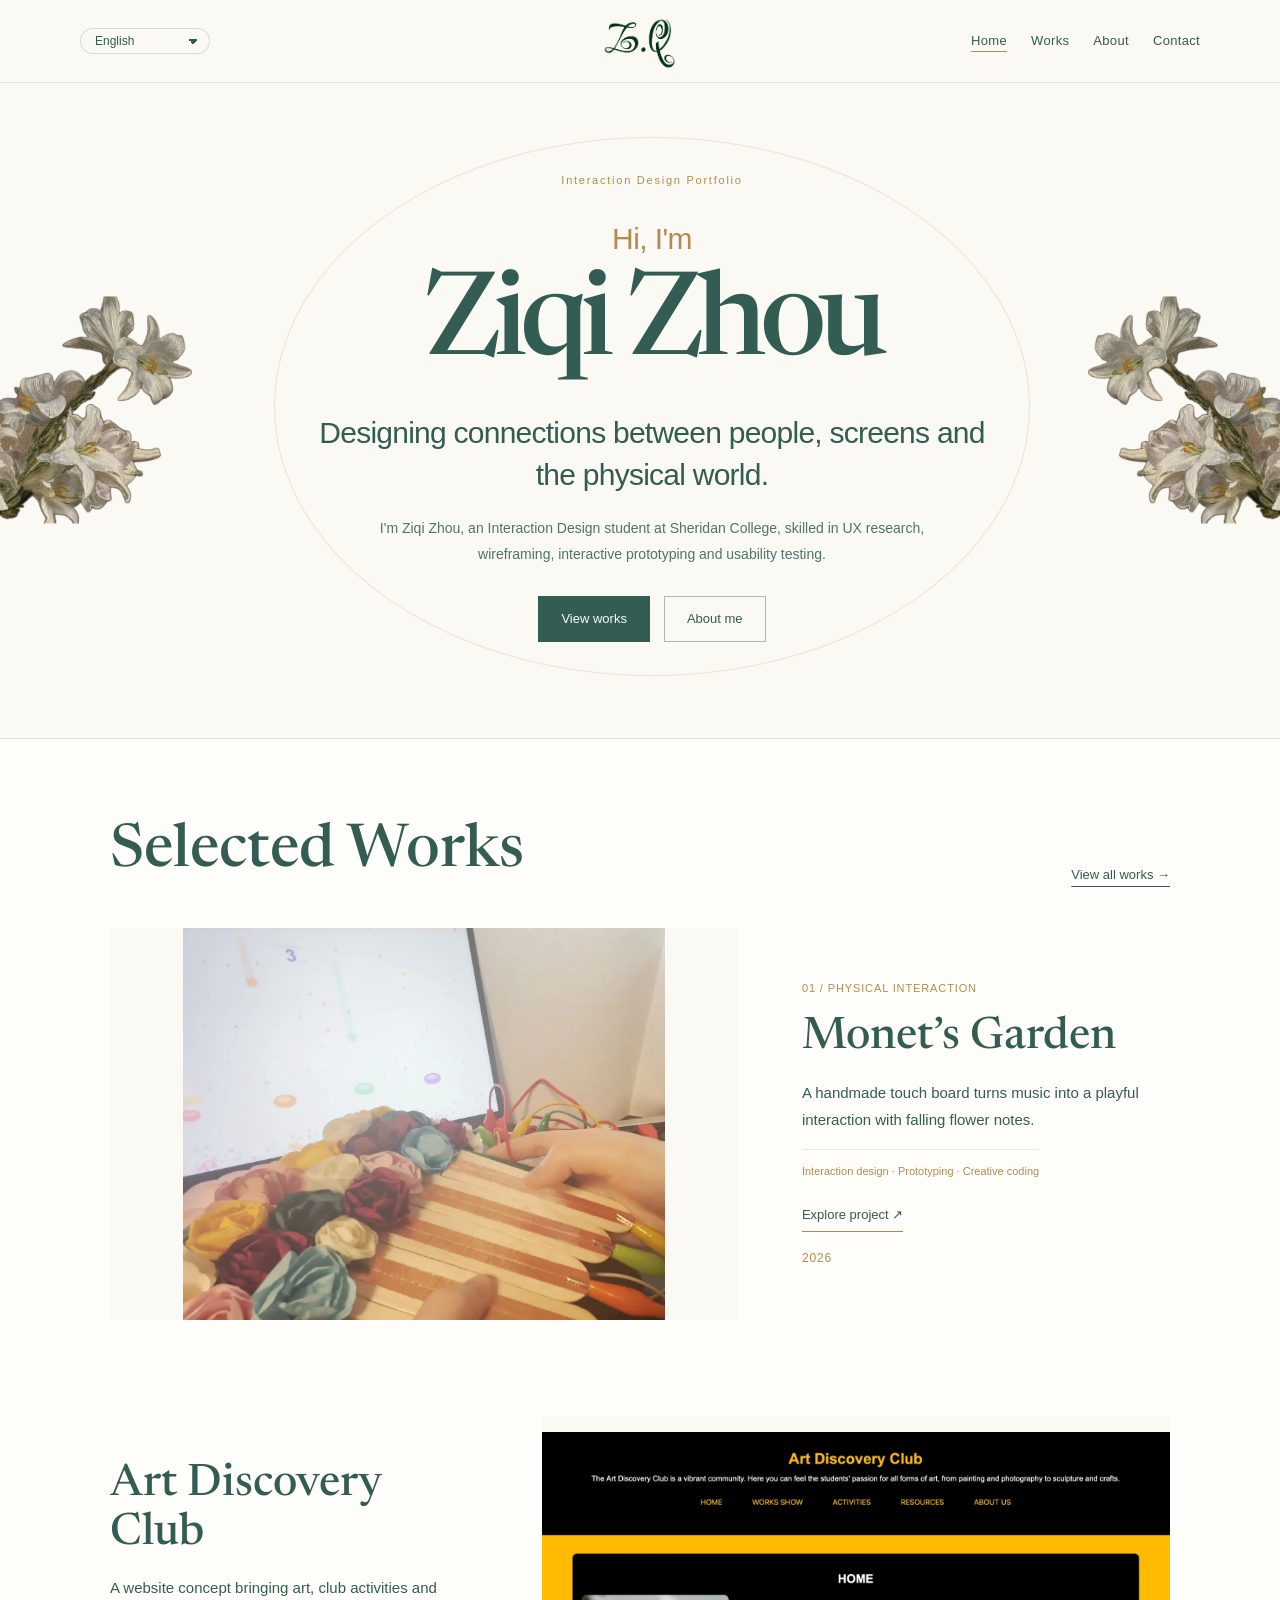
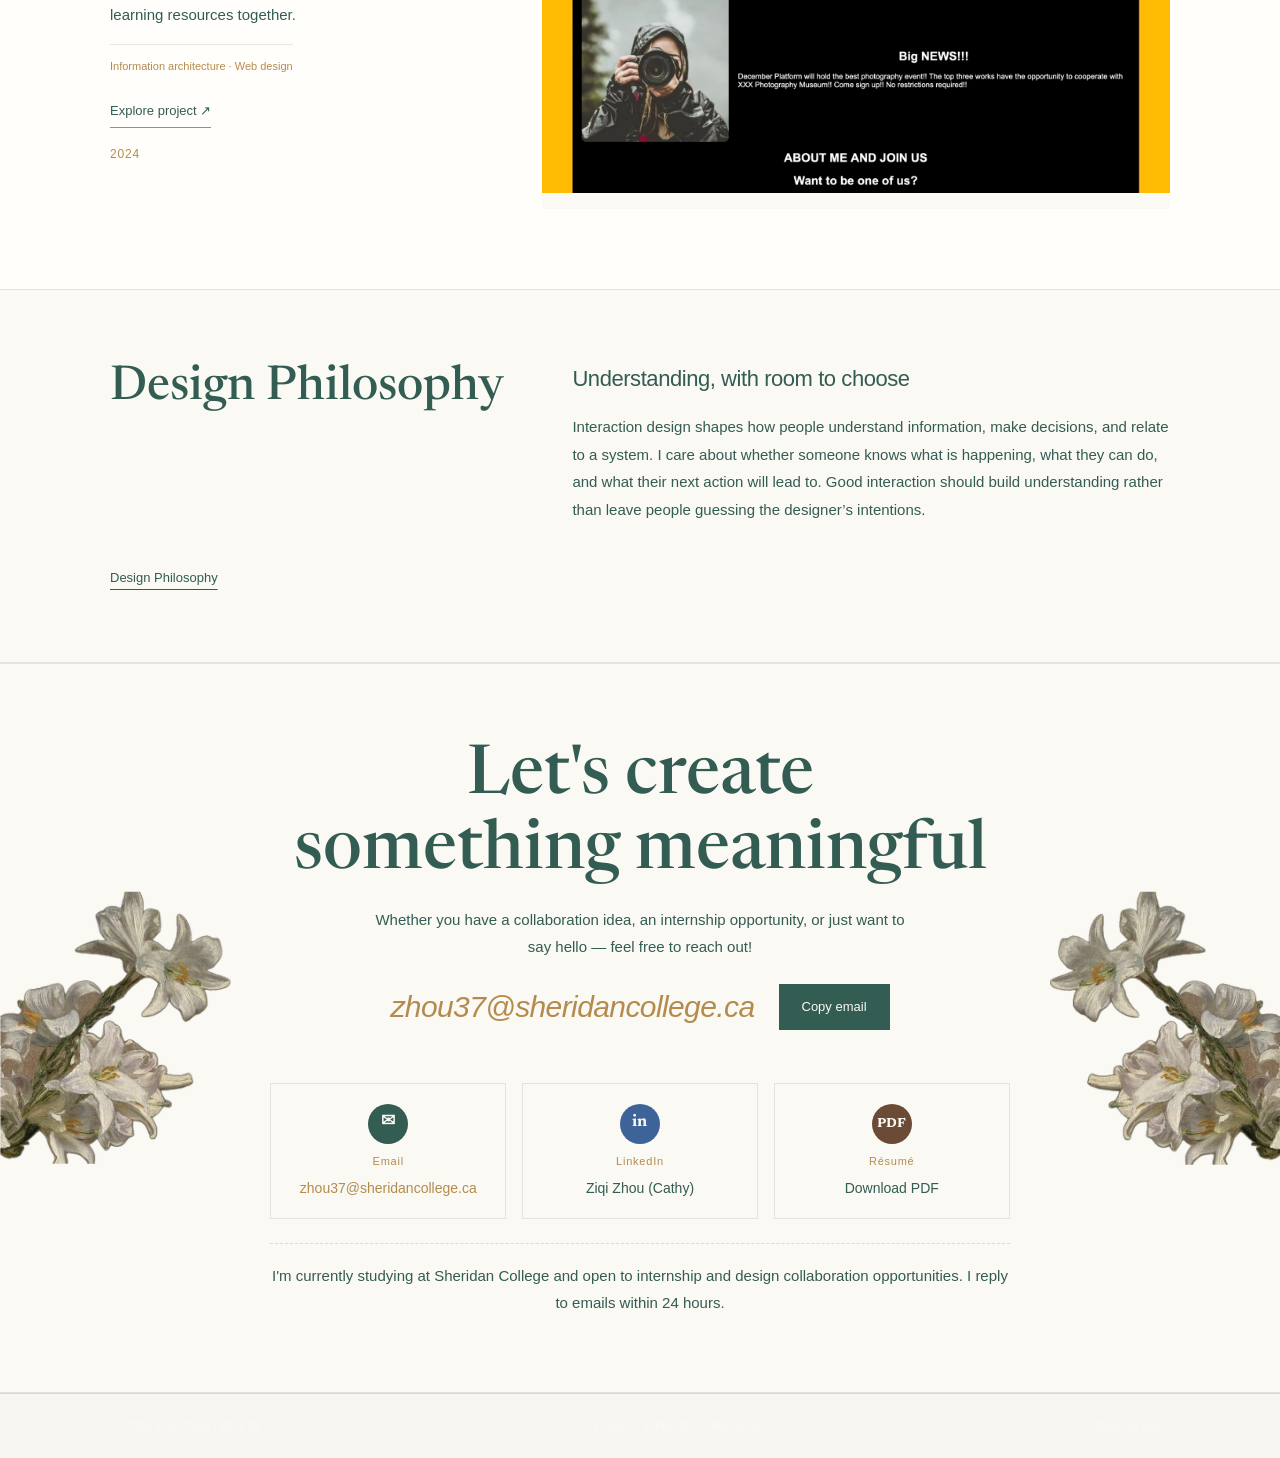
<file: index.html>
<!DOCTYPE html><html lang="en"><head>
<meta charset="utf-8">
<meta name="viewport" content="width=device-width, initial-scale=1, viewport-fit=cover">
<title>Ziqi Zhou · Cathy · Portfolio</title>
<link rel="icon" href="logo-green.ico?v=20261020-green" sizes="any">
<link rel="icon" type="image/png" sizes="32x32" href="logo-green-32.png?v=20261020-green">
<link rel="apple-touch-icon" sizes="180x180" href="logo-green-180.png?v=20261020-green">
<meta name="description" content="Ziqi Zhou (Cathy) · Interaction Design · Sheridan College">
<link rel="preconnect" href="https://fonts.googleapis.com">
<link rel="preconnect" href="https://fonts.gstatic.com" crossorigin="">
<link rel="stylesheet" href="https://fonts.googleapis.com/css2?family=IM+Fell+English:ital@0;1&amp;family=Newsreader:ital,opsz,wght@0,6..72,200..800;1,6..72,200..800&amp;family=Noto+Serif+SC:wght@400;600;700&amp;display=swap">
<link rel="stylesheet" href="css/style.css?v=20261020-restored-artful">
<link rel="stylesheet" href="css/refinement.css?v=20261020-restored-artful">
<link rel="stylesheet" href="css/reference-layout.css?v=20261020-restored-artful">
<link rel="stylesheet" href="css/professional.css?v=20261020-restored-artful">
<link rel="stylesheet" href="css/editorial.css?v=20261020-philosophy-oval">
</head>
<body>

<a class="skip" href="#main" data-i18n="skip">Skip to content</a>

<header class="nav">
  <div class="wrap nav__inner">
    <a class="nav__mark" href="#home" id="monogram" aria-label="Cathy — Home"><img class="brand-logo" src="images/logo-green.png?v=20261020-green" alt="Z.Q — Cathy"></a>
    <nav class="nav__links" aria-label="Main">
      <a href="#home" data-page="home" data-i18n="navHome">Home</a>
      <a href="#works" data-page="works" data-i18n="navWorks">Works</a>
      <a href="#about" data-page="about" data-i18n="navAbout">About</a>
      <a href="#contact" data-page="contact" data-i18n="navContact">Contact</a>
    </nav>
    <div class="nav__right">
    
    <label class="lang">
      <span class="sr" data-i18n="language">Language</span>
      <select id="langSelect">
        <option value="zh">Simplified Chinese</option>
        <option value="zht">Traditional Chinese</option>
        <option value="en">English</option>
        <option value="ja">Japanese</option>
        <option value="fr">French</option>
        <option value="ko">Korean</option>
      </select>
    </label>
    </div>
  </div>
</header>

<main id="main" tabindex="-1">
<div class="page" data-page="visual-course" hidden><div class="wrap" id="visualCourseContent"></div></div>

  <div class="page" data-page="home">
    <section class="hero">
      <div class="hero__decor" aria-hidden="true">
        <img class="deco deco--lilies-l" src="images/bg/lilies-paint.webp" alt="" width="520" height="615">
        <img class="deco deco--lilies-r" src="images/bg/lilies-paint.webp" alt="" width="520" height="615">
        
      </div>
      <div class="wrap hero__grid">
        <div class="hero__card paper-card"><div class="hero-copy">
          
          <p class="eyebrow" id="heroTag"></p>
          <h1 class="hero__name" id="heroName"><span class="hero-greeting">Hi, I'm</span><span class="hero-person-name">Ziqi Zhou</span></h1>
          <p class="hero__tagline" id="heroTagline"></p>
          <p class="hero__intro" id="heroBio"></p>
          <div class="hero__cta">
            <a class="btn btn--ink" href="#works" data-i18n="ctaWorks">View works</a>
            <a class="btn btn--line" href="#about" data-i18n="ctaAbout">About me</a>
          </div>
        </div><figure class="hero-photo"><div class="hero-photo-slot"><span class="hero-photo-label">Photo</span></div><figcaption class="hero-photo-caption">Ziqi Zhou · Cathy</figcaption></figure></div>

      </div>
    </section>
    <div class="lace-divider" aria-hidden="true"></div>

    <section class="section" aria-labelledby="homeWorksTitle">
      <div class="wrap">
        <div class="section__head">
          <div>
            
            <h2 class="section__title" id="homeWorksTitle" data-i18n="worksTitle">Selected Works</h2>
          </div>
          <a class="more-link" href="#works" data-i18n="viewAll">View all works →</a>
        </div>
        <div class="works" id="homeGrid"></div>
      </div>
    </section>
    <div class="lace-divider" aria-hidden="true"></div>

    <section class="section home-philosophy"><div class="wrap"><div class="paper-box js-home-philosophy"></div><a class="more-link" href="#philosophy" data-i18n="philosophyTitle">Design Philosophy</a></div></section>
    
    <section class="section" aria-labelledby="homeAboutTitle">
      <div class="wrap">
        <div class="section__head">
          <div>
            
            <h2 class="section__title js-about-heading" id="homeAboutTitle"></h2>
          </div>
          <a class="more-link" href="#about" data-i18n="aboutMore">About &amp; résumé →</a>
        </div>
        <div class="about">
          <div class="paper-box about__text">
            <div class="js-about-paras"></div>
            <ul class="chips js-about-chips"></ul>
          </div>
          
        </div>
      </div>
    </section>

    <section class="contact">
      <img class="contact__lilies contact__lilies--l" src="images/bg/lilies-paint.webp" alt="" aria-hidden="true" width="520" height="615">
      <img class="contact__lilies contact__lilies--r" src="images/bg/lilies-paint.webp" alt="" aria-hidden="true" width="520" height="615">
      
      <div class="wrap">
        <div class="letter">
          <span class="seal js-seal" aria-hidden="true">C</span>
          
          <h2 class="letter__title js-contact-heading"></h2>
          <p class="letter__sub js-contact-sub"></p>
          <div class="letter__row">
            <span class="letter__email js-email"></span>
            <button class="btn btn--ink js-copy" type="button" data-i18n="copy">Copy email</button>
          </div>
          <p class="toast js-toast" role="status" aria-live="polite"></p>
          <ul class="contact-cards js-contact-cards"></ul>
          <p class="letter__note js-contact-note"></p>
        </div>
      </div>
    </section>
  </div>

  <div class="page" data-page="works" hidden="">
    <header class="page-head"><img class="ornament-flower ornament-flower--left" src="images/bg/lilies-paint.webp" alt="" aria-hidden="true"><img class="ornament-flower ornament-flower--right" src="images/bg/lilies-paint.webp" alt="" aria-hidden="true">

      <div class="wrap"><div class="page-head__card">
        
        <h1 class="section__title" data-i18n="worksTitle" tabindex="-1">Selected Works</h1>
        <p class="page-head__lead" data-i18n="worksLead">Each project documents the journey from problem to outcome. Select a card to read the full case study.</p>
      </div></div>
    </header>
    <section class="section section--tight" aria-label="Works">
      <div class="wrap">
        
        <div class="filters" id="filters" role="tablist"></div>
        <div class="works" id="worksGrid"></div>
      </div>
    </section>
  </div>

  <div class="page" data-page="about" hidden="">
    <header class="page-head about-intro-head"><img class="ornament-flower ornament-flower--left" src="images/bg/lilies-paint.webp" alt="" aria-hidden="true"><img class="ornament-flower ornament-flower--right" src="images/bg/lilies-paint.webp" alt="" aria-hidden="true">
      <div class="wrap"><div class="page-head__card about-intro-layout">
        <div class="about-intro-copy">
          <h1 class="section__title js-about-heading" tabindex="-1"></h1>
          <div class="js-about-paras"></div>
          <ul class="chips js-about-chips"></ul>
          <nav class="page-head__jump" aria-label="On this page">
            <a href="#philosophy" data-i18n="philosophyTitle">Design Philosophy</a>
            <a href="#resume" data-i18n="resumeTitle">Education &amp; Experience</a>
          </nav>
        </div>
        <div class="about-photo-gallery" role="region" aria-label="Personal photos" aria-roledescription="carousel" tabindex="0">
          <div class="portrait-card-stack" id="portraitCardStack"><figure class="portrait-card" data-photo="0" data-slot="0"><img src="images/portraits/portrait-1.jpg" alt="Personal photo 1 of 3"></figure><figure class="portrait-card" data-photo="1" data-slot="1" aria-hidden="true"><img src="images/portraits/portrait-2.jpg" alt="Personal photo 2 of 3"></figure><figure class="portrait-card" data-photo="2" data-slot="2" aria-hidden="true"><img src="images/portraits/portrait-3.jpg" alt="Personal photo 3 of 3"></figure></div>
          <div class="about-photo-controls"><button type="button" id="aboutPhotoPrev" aria-label="Previous photo" aria-controls="portraitCardStack">&lt;</button><span id="aboutPhotoCount" role="status" aria-live="polite">1 / 3</span><button type="button" id="aboutPhotoNext" aria-label="Next photo" aria-controls="portraitCardStack">&gt;</button></div>
        </div>
      </div></div>
    </header>
    <div class="ivy-divider" aria-hidden="true"></div>

    <section class="section" id="philosophy" aria-labelledby="philosophyTitle">
      <div class="wrap">
        <div class="philosophy">
          <div class="philosophy__head">
            
            <h2 class="section__title section__title--gap" id="philosophyTitle" data-i18n="philosophyTitle">Design Philosophy</h2>
          </div>
          <div class="paper-box philosophy__body">
            <p class="philosophy__lead js-phil-lead"></p>
            <ol class="principles js-principles"></ol>
          </div>
        </div>
      </div>
    </section>

    <div class="ivy-divider" aria-hidden="true"></div>

    <section class="section" id="resume" aria-labelledby="aboutResumeTitle">
      <div class="wrap">
        <div class="section__head">
          <div>
            
            <h2 class="section__title" id="aboutResumeTitle" data-i18n="resumeTitle">Education &amp; Experience</h2>
          </div>
          <a class="btn btn--ink resume-link" href="#" target="_blank" rel="noopener" data-i18n="resumeDownload">Résumé PDF</a>
        </div>
        <div class="resume">
          <div class="ledger">
            <h3 class="subhead" data-i18n="education">Education</h3>
            <ol class="timeline js-edu"></ol>
            <h3 class="subhead subhead--gap" data-i18n="experience">Experience &amp; Leadership</h3>
            <ol class="timeline js-exp"></ol>
          </div>
        </div>
      </div>
    </section>
  </div>

  <div class="page" data-page="contact" hidden="">
    <section class="contact">
      <img class="contact__lilies contact__lilies--l" src="images/bg/lilies-paint.webp" alt="" aria-hidden="true" width="520" height="615">
      <img class="contact__lilies contact__lilies--r" src="images/bg/lilies-paint.webp" alt="" aria-hidden="true" width="520" height="615">
      
      <div class="wrap">
        <div class="letter">
          <span class="seal js-seal" aria-hidden="true">C</span>
          
          <h1 class="letter__title js-contact-heading" tabindex="-1"></h1>
          <p class="letter__sub js-contact-sub"></p>
          <div class="letter__row">
            <span class="letter__email js-email"></span>
            <button class="btn btn--ink js-copy" type="button" data-i18n="copy">Copy email</button>
          </div>
          <p class="toast js-toast" role="status" aria-live="polite"></p>
          <ul class="contact-cards js-contact-cards"></ul>
          <p class="letter__note js-contact-note"></p>
        </div>
      </div>
    </section>
  </div>

  <article class="page case" data-page="case" id="case" hidden="">
    <div class="wrap">
      <a class="case__back" href="#works" data-i18n="allWorks">← All works</a>

      <header class="case__head">
        <p class="type case__eyebrow" id="caseEyebrow"></p>
        <h1 class="case__title" id="caseTitle" tabindex="-1"></h1>
        <p class="case__en" id="caseSub"></p>
        <p class="case__summary" id="caseSummary"></p>
        <ul class="case__tags" id="caseTags"></ul>
        <div class="case__actions" id="caseActions"></div>
      </header>

      <figure class="case__hero" id="caseHero"></figure>

      <dl class="glance" id="caseGlance"></dl>

      <div class="case__body">
        <nav class="case__toc" aria-label="On this page"><p data-i18n="onThisPage">On this page</p><ol id="caseToc"></ol></nav>
        <div class="case__content" id="caseContent"></div>
      </div>

      <nav class="case__pager" id="casePager" aria-label="More work"></nav>
    </div>
  </article>
<article class="page course-page" data-page="course" hidden=""><div class="wrap" id="courseContent"></div></article>
</main>

<footer class="footer">
  <div class="wrap footer__inner">
    <span id="footName">© Ziqi Zhou</span>
    <span id="footLinks" class="footer__links"></span>
    <button type="button" class="footer__top" id="toTop" data-i18n="backTop">Back to top ↑</button>
  </div>
</footer>

<div class="lightbox" id="lightbox" hidden="">
  <button class="lightbox__btn lightbox__close" type="button" id="lbClose" aria-label="Close">×</button>
  <button class="lightbox__btn lightbox__prev" type="button" id="lbPrev" aria-label="Previous">‹</button>
  <img id="lbImg" alt="">
  <button class="lightbox__btn lightbox__next" type="button" id="lbNext" aria-label="Next">›</button>
  <p class="lightbox__count type" id="lbCount"></p>
</div>

<div class="pdf-full" id="pdfFull" hidden="">
  <div class="pdf-full__bar">
    <span class="type" id="pdfFullLabel"></span>
    <button class="lightbox__btn" type="button" id="pdfFullClose" aria-label="Close">×</button>
  </div>
  <iframe id="pdfFullFrame" title="PDF"></iframe>
</div>

<script src="js/data.js?v=20261020-restored-artful"></script>
<script src="js/vdc-data.js?v=20261020-restored-artful"></script>
<script src="js/flora.js?v=20261020-restored-artful"></script>
<script src="js/diagrams.js?v=20261020-restored-artful"></script>
<script src="js/art-data.js?v=20261020-restored-artful"></script>
<script src="js/main.js?v=20261020-reference-layout"></script>

<script src="js/portrait-gallery.js?v=2"></script>
</body></html>
</file>
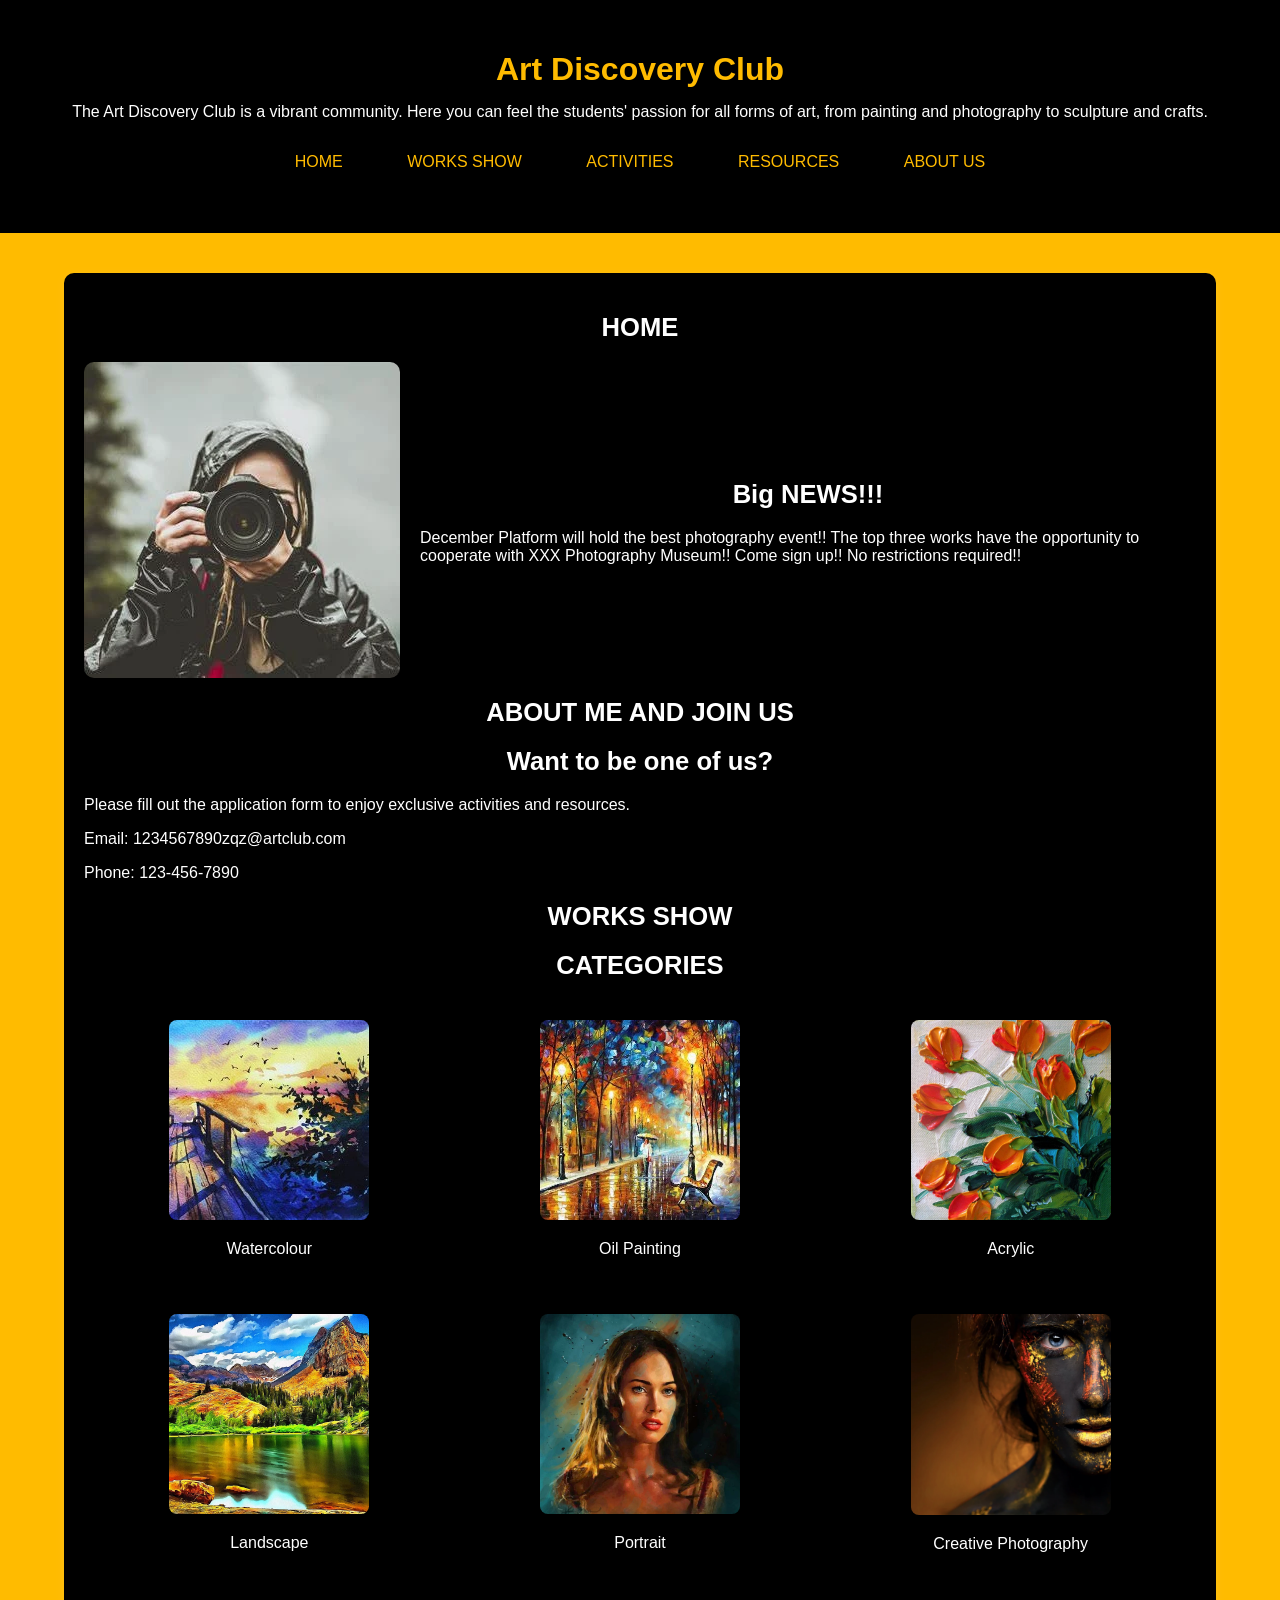
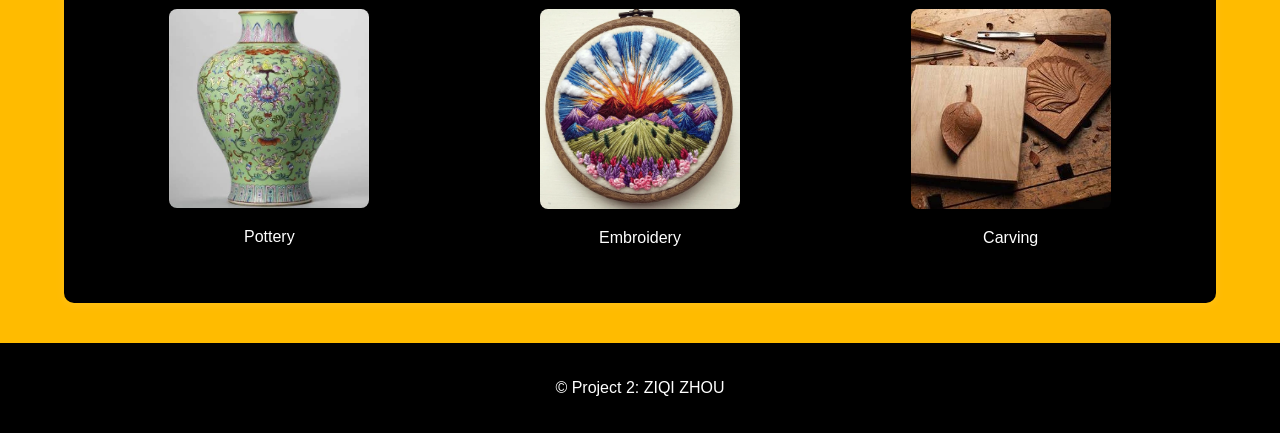
<file: projects/art-discovery/index.html>
<!DOCTYPE html>
<html lang="en">

<head>
    <meta charset="UTF-8">
    <meta name="viewport" content="width=device-width, initial-scale=1.0">
    <title>Art Discovery Club</title>
    <link rel="stylesheet" href="styles.css">
</head>

<body>

<header>
    <h1>Art Discovery Club</h1>
    <p>The Art Discovery Club is a vibrant community. Here you can feel the students' passion for all forms of art,
        from painting and photography to sculpture and crafts.</p>
    <nav>
        <button onclick="showSection('home')">HOME</button>
        <button onclick="showSection('works')">WORKS SHOW</button>
    <button onclick="showSection('activities')">ACTIVITIES</button>
        <button onclick="showSection('resources')">RESOURCES</button>
        <button onclick="showSection('aboutus')">ABOUT US</button>
    </nav>
</header>

<div class="container">
    
    <section id="home" class="category">
        <h2>HOME</h2>
        <div class="content-section">
            <img src="PH.webp" alt="PHOTO" class="home-img">
            <div class="home-text">
                <h3>Big NEWS!!!</h3>
                <p>December Platform will hold the best photography event!! The top three works have the opportunity to
                    cooperate with XXX Photography Museum!! Come sign up!! No restrictions required!!</p>
            </div>
        </div>

        <h2>ABOUT ME AND JOIN US</h2>
        <h3>Want to be one of us?</h3>
        <p>Please fill out the application form to enjoy exclusive activities and resources.</p>
        <p>Email: 1234567890zqz@artclub.com</p>
        <p>Phone: 123-456-7890</p>

        <h2>WORKS SHOW</h2>
        <h3>CATEGORIES</h3>
        <div class="grid">
            <div class="grid-item"><img src="WA.webp" alt="Watercolour"><p>Watercolour</p></div>
            <div class="grid-item"><img src="O.webp" alt="Oil Painting"><p>Oil Painting</p></div>
            <div class="grid-item"><img src="A.webp" alt="Acrylic"><p>Acrylic</p></div>
            <div class="grid-item"><img src="L.webp" alt="Landscape"><p>Landscape</p></div>
            <div class="grid-item"><img src="POR.webp" alt="Portrait"><p>Portrait</p></div>
            <div class="grid-item"><img src="CR.webp" alt="Creative Photography"><p>Creative Photography</p></div>
            <div class="grid-item"><img src="PO.webp" alt="Pottery"><p>Pottery</p></div>
            <div class="grid-item"><img src="EM.webp" alt="Embroidery"><p>Embroidery</p></div>
            <div class="grid-item"><img src="CA.webp" alt="Carving"><p>Carving</p></div>
        </div>
    </section>

    <section id="works" class="category">
        <h2>WORKS SHOW</h2>
        <h3>CATEGORIES</h3>
        <div class="content-section">
            <img src="WA.webp" alt="WATERCOLOUR">
               <div class="content-text">
                   <h4>WATERCOLOUR</h4>
                   <p>Watercolour, or watercolor, is a painting technique that uses pigments suspended in a water-based solution. This method is known for its translucency and the ability to create delicate washes of color, making it a popular choice among artists.</p>
            </div>
        </div>

        <div class="content-section">
            <img src="L.webp" alt="LANDSCAPE">
             <div class="content-text">
                 <h4>LANDSCAPE</h4>
                 <p>Landscape refers to the visible features of an area of land, including its physical elements such as hills, rivers, trees, and buildings, as well as how these elements interact with one another. It encompasses both natural and human-made environments.</p>
            </div>
        </div>

        <div class="content-section">
            <img src="PO.webp" alt="POTTERY">
             <div class="content-text">
                 <h4>POTTERY</h4>
                 <p>Pottery refers to the art and craft of creating objects from clay and other ceramic materials, which are then shaped and fired in a kiln. This ancient practice has been a fundamental part of human culture for thousands of years, resulting in both functional and decorative items.</p>
            </div>
        </div>

        <div class="content-section">
            <img src="O.webp" alt="OIL PAINTING">
             <div class="content-text">
                 <h4>OIL PAINTING</h4>
                 <p>Oil painting is a technique that involves using pigments suspended in oil, typically linseed oil, to create artwork. This method is known for its rich colors, versatility, and ability to produce a wide range of textures and effects.</p>
            </div>
        </div>

        <div class="content-section">
            <img src="POR.webp" alt="PORTRAIT">
            <div class="content-text">
                <h4>PORTRAIT</h4>
                <p>A portrait is a representation of a person, typically focusing on the face and upper body. It aims to capture the likeness, personality, and mood of the subject, often conveying deeper insights about their character or identity.</p>
            </div>
        </div>

        <div class="content-section">
            <img src="EM.webp" alt="EMBROIDERY">
            <div class="content-text">
                <h4>EMBROIDERY</h4>
                <p>Embroidery is the art of decorating fabric or other materials using a needle and thread (or yarn). This technique enhances the aesthetic appeal of textiles and can be used to create intricate designs, patterns, and images.</p>
            </div>
        </div>

        <div class="content-section">
            <img src="A.webp" alt="ACRYLIC">
           <div class="content-text">
               <h4>ACRYLIC</h4>
               <p>Acrylic refers to a type of paint made from pigment suspended in an acrylic polymer emulsion. It is a versatile medium used by artists for a variety of applications, known for its fast-drying properties and vibrant colors.</p>
            </div>
        </div>

        <div class="content-section">
            <img src="CR.webp" alt="CREATIVE PHOTOGRAPHY">
             <div class="content-text">
                 <h4>CREATIVE PHOTOGRAPHY</h4>
                 <p>Creative photography is an artistic approach to capturing images that emphasizes imagination, expression, and innovation. It goes beyond traditional photography techniques to explore unique concepts, styles, and perspectives.</p>
            </div>
        </div>

        <div class="content-section">
            <img src="CA.webp" alt="CARVING">
            <div class="content-text">
                <h4>CARVING</h4>
                <p>Carving is the art of shaping or cutting materials such as wood, stone, or bone to create three-dimensional forms or intricate designs. This ancient technique has been used for thousands of years in various cultures for both functional and decorative purposes.</p>
            </div>
        </div>
    </section>
    
    <section id="activities" class="category">
        <h2>ACTIVITY CALENDAR</h2> 
        <p>Check out our events calendar for monthly art events and workshops.</p>
        <img src="CALE.webp" alt="Calendar" class="activity-img">
        <h3>Event Details</h3>
        
        <h4>Event: Beginner Painting basic lecture</h4>
         <p>Date: December 10th<br>
            Time: 2 p.m. to 4 p.m<br>
            Location: (Invitation link will be sent to your email before the event starts)<br>
            Description: Will explain the painting basics suitable for all beginners...</p>
        
        <h4>Event: Digital Art Workshop(Getting Started with Procreate)</h4>
         <p>Date: December 15th<br>
            Time: 10 a.m. to 12 p.m.<br>
            Location: (Invitation link will be sent to your email before the event starts)<br>
            Description: This workshop is designed for beginners looking to explore digital art! We’ll cover the basics of Procreate, an easy-to-use app that’s great for creating art on tablets.</p>
        
        <h4>Event: Creative Photography(Finding Beauty in Everyday Scenes)</h4>
         <p>Date: December 20th<br>
            Time: 3 p.m. to 5 p.m<br>
            Location: (Invitation link will be sent to your email before the event starts)<br>
            Description: Join us for a session that will teach you how to see the world through a photographer’s eye! In this workshop, you’ll learn tips and tricks for capturing beautiful photographs of ordinary objects and scenes. Suitable for all skill levels, from beginners to advanced photographers.</p>
      </section>

    <section id="resources" class="category">
        <h2>RESOURCES</h2>
        <h3>ART CREATION RELATED LINKS</h3>
        <p>Tutorials, Software downloads, and Tools. Click on the content you want to learn...</p>
        <p>Zero fundamental perspective</p>
        <a href="https://www.bilibili.com/cheese/play/ep36166?spm_id_from=333.999.0.0" target="_blank">Click to go to related webpage</a>
        <p>Mapping the intelligence of artistic work</p>
        <a href="https://searchlibrary.sheridancollege.ca/discovery/fulldisplay..." target="_blank">Click to go to related webpage</a>

        <h3>ARTICLES AND BLOGS</h3>
        <p>West, Anne author.;  Weslien, Katarina, "Mapping the intelligence of artistic work : an explorative guide to making, thinking and writing;  Second Edition. 2012: </p>
        <a href="https://searchlibrary.sheridancollege.ca/discovery/fulldisplay?docid=alma991000230009707321&context=L&vid=01OCLS_SHER:SHER&lang=en&search_scope=MyInst_and_CI&adaptor=Local%20Search%20Engine&tab=Everything&query=any,contains,Artistic%20creation%20skill&offset=0" target="_blank">Click to go to related webpage</a>
        <p>Peter Gray, "The ultimate drawing workbook: Barrington Barber: skills, projects, ideas", 2020: </p>
        <a href="https://searchlibrary.sheridancollege.ca/discovery/fulldisplay?docid=alma991004769011507306&context=L&vid=01OCLS_SHER:SHER&lang=en&search_scope=MyInst_and_CI&adaptor=Local%20Search%20Engine&tab=Everything&query=any,contains,Drawing%20skill&offset=0" target="_blank">Click to go to related webpage</a>
        <p>Lee, Jeannie, "Drawing: Learn to Draw Step by Step.", 2020: </p>
        <a href="https://searchlibrary.sheridancollege.ca/discovery/fulldisplay?docid=alma991004445395807306&context=L&vid=01OCLS_SHER:SHER&lang=en&search_scope=MyInst_and_CI&adaptor=Local%20Search%20Engine&tab=Everything&query=any,contains,Drawing%20skill&offset=0" target="_blank">Click to go to related webpage</a>
    </section>
</div>

    <section id="aboutus" class="category">
        <h2>ABOUT US</h2>
        <h3> Club Introduction</h3>
        <p>The Art Discovery Club is a vibrant community. Here you can feel the students' passion for all forms of art from painting and photography to sculpture and crafts. We provide a platform for creative expression in workshops, exhibitions and collaborative discussions, providing the most friendly arts environment for all arts children. </p>
    <h3>MY ACTIVITY</h3>
        <p>Update your personal information to ensure you receive timely notifications from the Club.</p>
    <h3>AGAIN!!! ABOUT ME AND JOIN US</h3>
        <h4>Want to be one of us?</h4>
        <p>Please fill out the application form to enjoy exclusive activities and resources.</p>
        <p>Email: 1234567890zqz@artclub.com</p>
        <p>Phone: 123-456-7890</p>
    </section>
    
<footer>
    <p>&copy; Project 2: ZIQI ZHOU</p>
</footer>

<script src="script.js"></script>

</body>
</html>
</file>
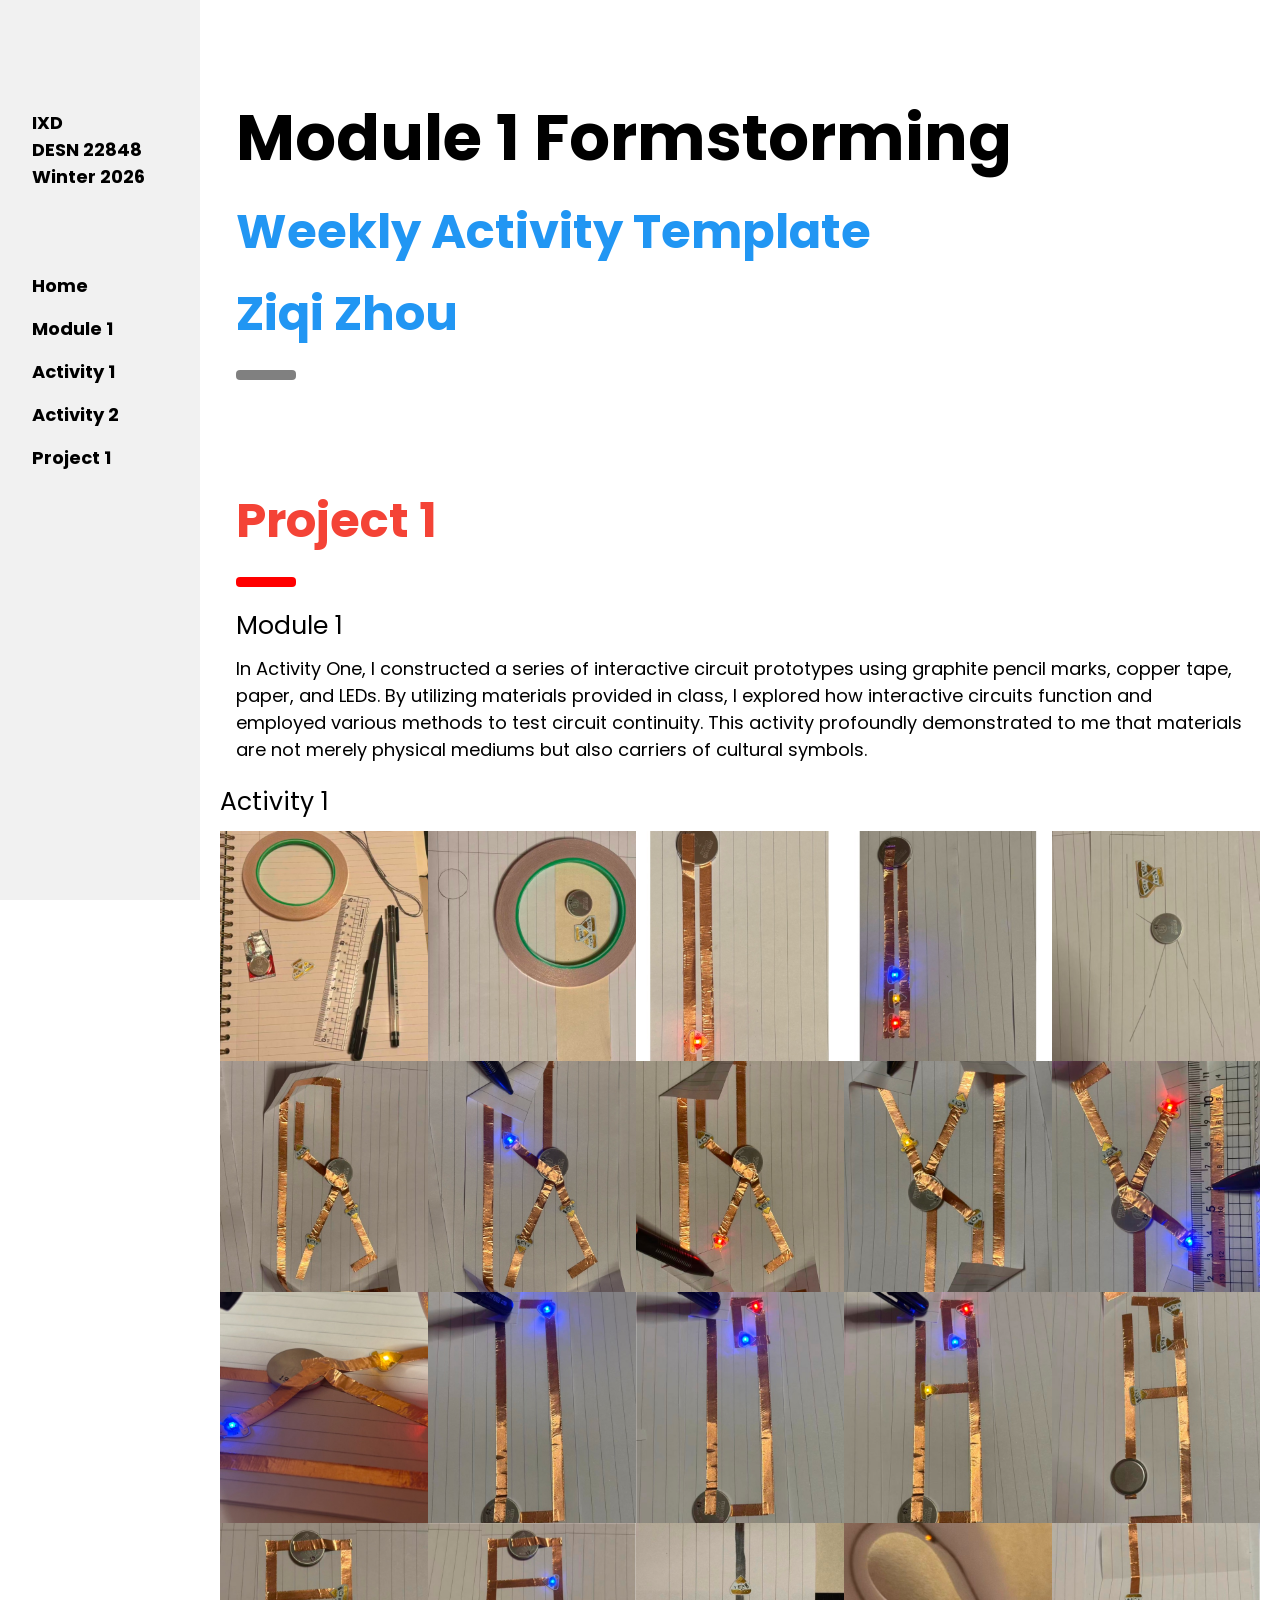
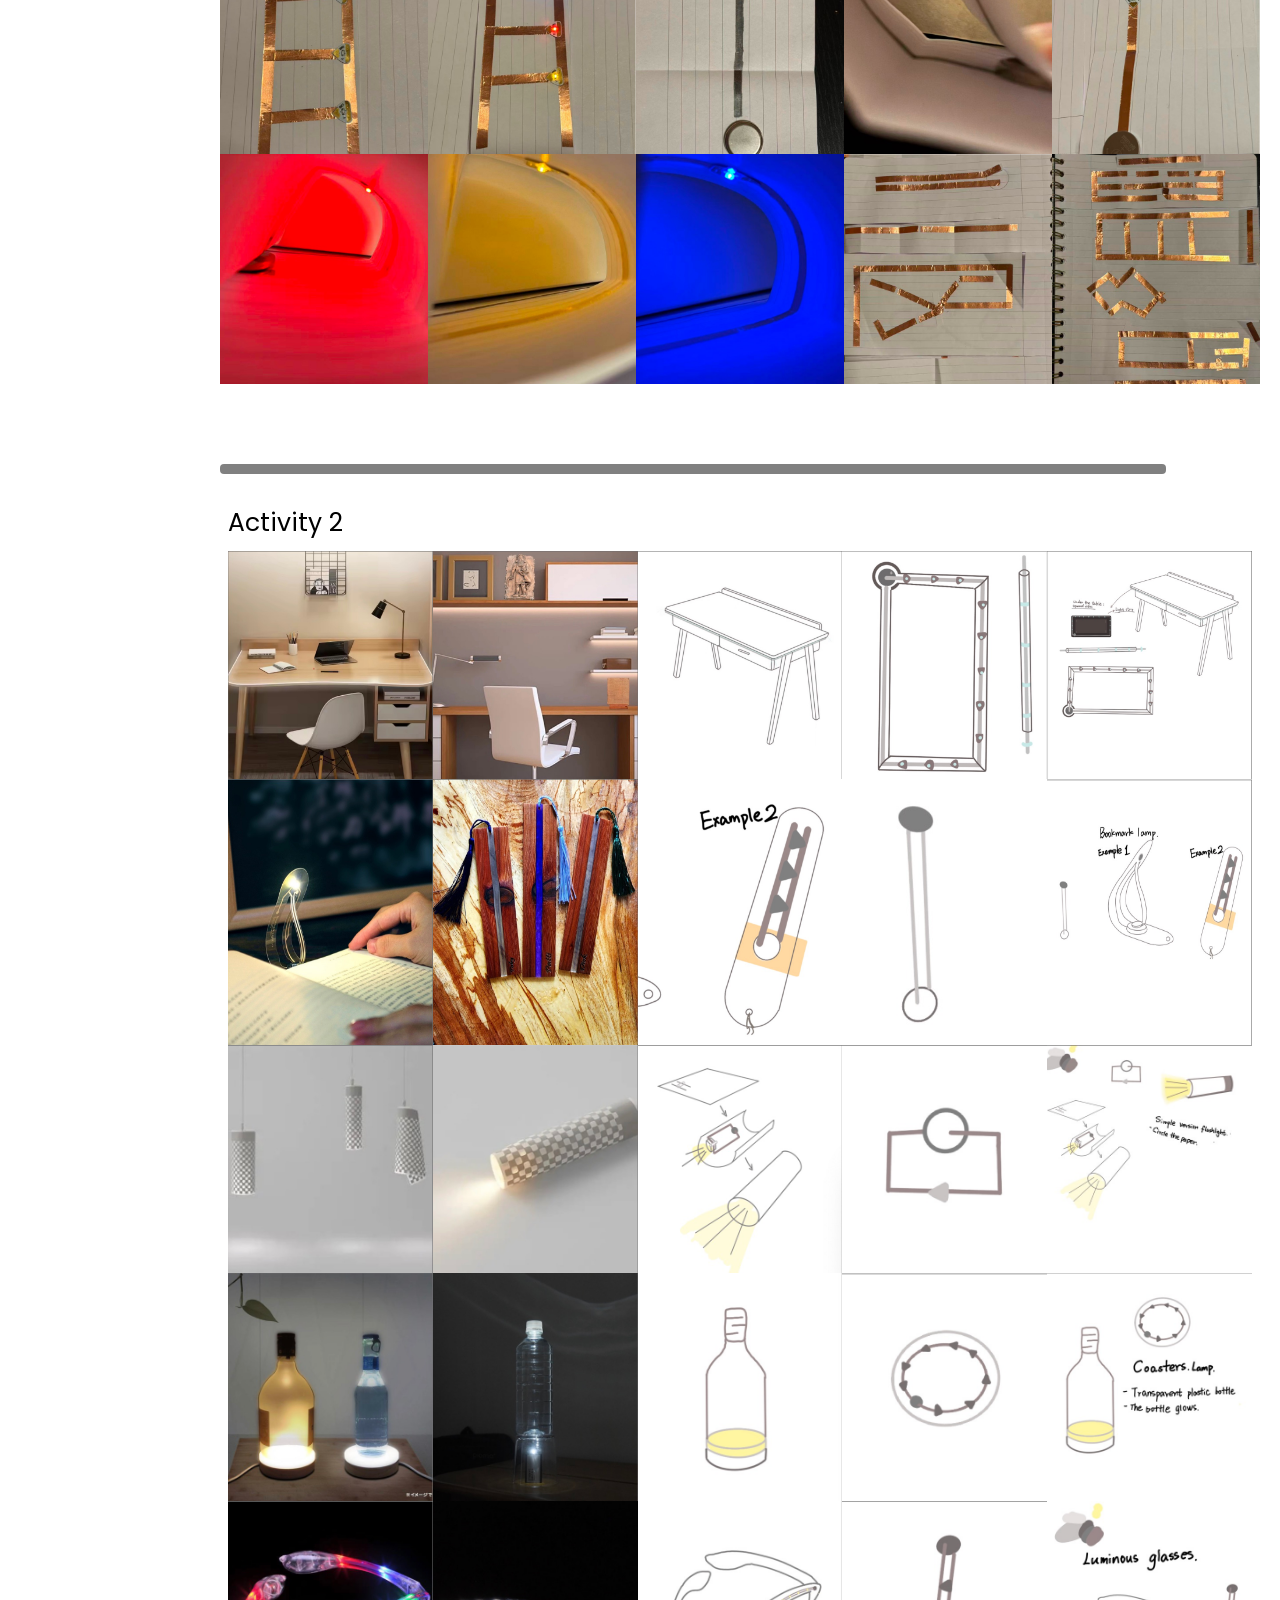
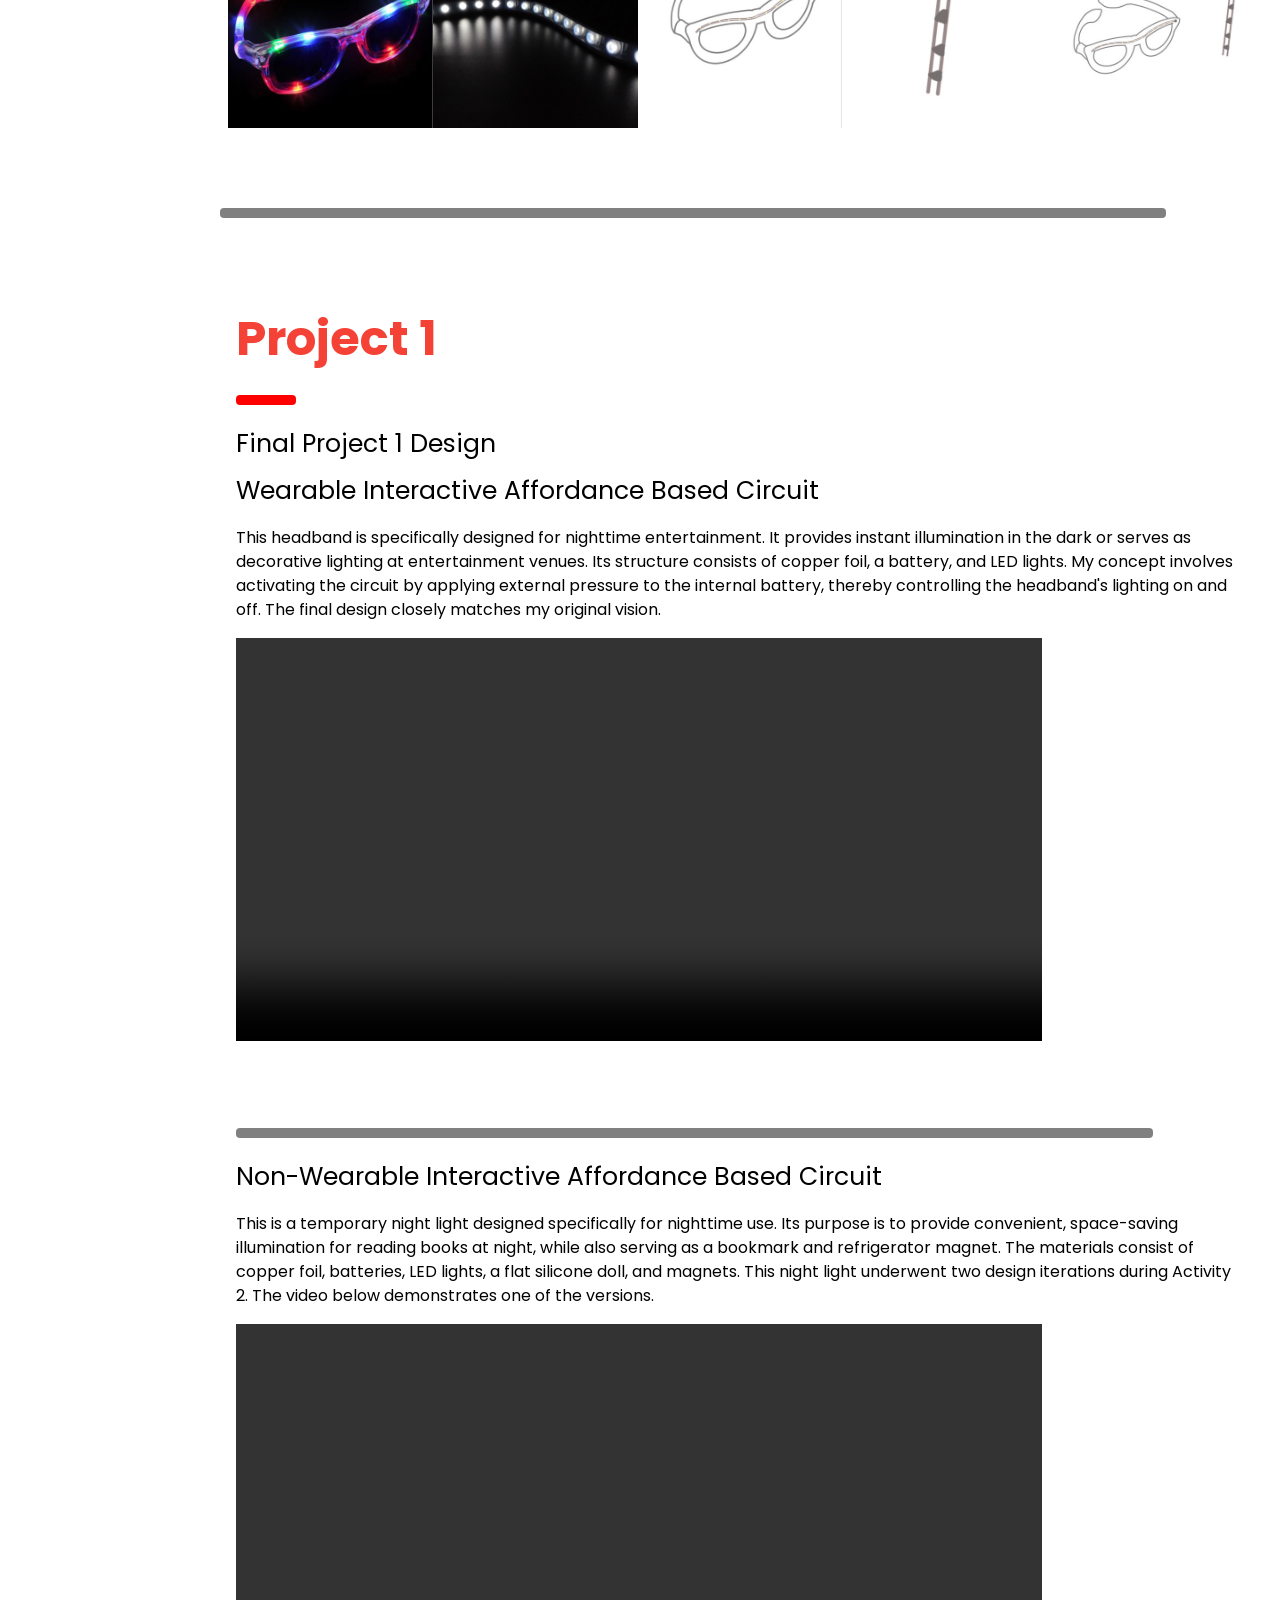
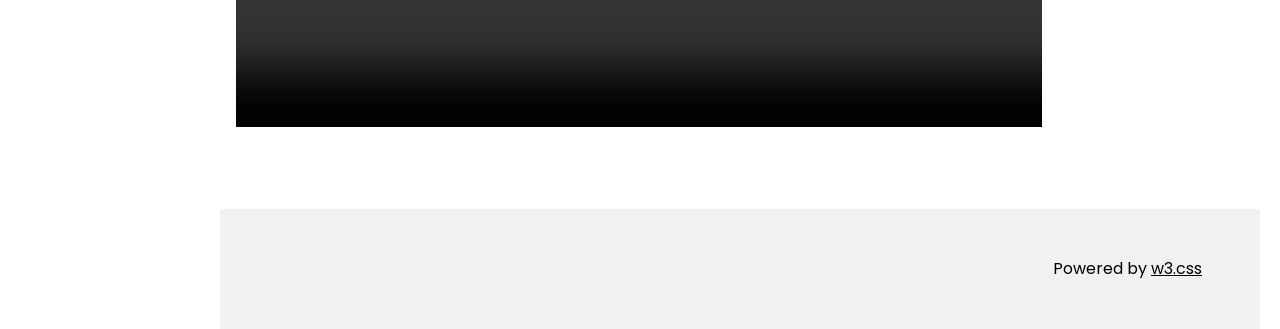
<file: projects/module-01/index.html>
<!DOCTYPE html>
<html lang="en">
<title>Media Motion and the Body Winter 2026</title>
<meta charset="UTF-8">
<meta name="viewport" content="width=device-width, initial-scale=1">
<link rel="stylesheet" href="https://www.w3schools.com/w3css/4/w3.css">
<link rel="stylesheet" href="https://fonts.googleapis.com/css?family=Poppins">
<style>
body,h1,h2,h3,h4,h5 {
  font-family: "Poppins", sans-serif
  }
body {
  font-size:16px;
  }
h1 { 
  font-size:30px;
  }
h2 {
  font-size:25px;
  }
  h3 {
  font-size:18px;
  }
img {
  width: 100%;
  height: 100%;
}
.grid {
  display: inline-grid;
  grid-template-columns: auto auto auto auto auto;
}
.w3-half img{
  margin-bottom:-6px;
  margin-top:16px;
  opacity:0.8;
  cursor:pointer
  } */
.w3-half img:hover{
  opacity:1
  }

.container {
    position: relative;
    overflow: hidden;
    width: 100%;
    padding-top: 56.25%;
    /* 16:9 Aspect Ratio (divide 9 by 16 = 0.5625) */
}
.responsive-iframe {
    position: absolute;
    top: 0;
    left: 0;
    bottom: 0;
    right: 0;
    width: 100%;
    height: 100%;
}
</style>
<body>

<nav class="w3-sidebar w3-light-grey w3-collapse w3-top w3-large w3-padding" style="z-index:3;width:200px;font-weight:bold;" id="mySidebar"><br>
  <a href="javascript:void(0)" onclick="w3_close()" class="w3-button w3-display-topleft" style="display:none;font-size:22px"></a>
  <div class="w3-container">
    <h3 class="w3-padding-64"><b>IXD<br>DESN 22848<br> Winter 2026</b></h3>
  </div>
  <div class="w3-bar-block">
    <a href="#Home" onclick="w3_close()" class="w3-bar-item w3-button w3-hover-white">Home</a> 
    <a href="#Module1" onclick="w3_close()" class="w3-bar-item w3-button w3-hover-white">Module 1</a> 
    <a href="#Activity1" onclick="w3_close()" class="w3-bar-item w3-button w3-hover-white">Activity 1</a> 
    <a href="#Activity2" onclick="w3_close()" class="w3-bar-item w3-button w3-hover-white">Activity 2</a> 
    <a href="#Project1" onclick="w3_close()" class="w3-bar-item w3-button w3-hover-white">Project 1</a> 
  </div>
</nav>

<div class="w3-overlay" onclick="w3_close()" style="cursor:pointer" title="close side menu" id="myOverlay"></div>

<div class="w3-main" style="margin-left:220px;margin-right:20px">

  <div class="w3-container" style="margin-top:80px" id="default">
    <h1 class="w3-jumbo" id="Home"><b>Module 1 Formstorming</b></h1>
    <h1 class="w3-xxxlarge w3-text-blue"><b>Weekly Activity Template</b></h1>
      <h1 class="w3-xxxlarge w3-text-blue"><b>Ziqi Zhou</b></h1>
    <hr style="width:50px;border:5px solid grey" class="w3-round">
  </div>
  
  <div id="Module1" class="w3-container" style="margin-top:75px">
    <h1 class="w3-xxxlarge w3-text-red"><b>Project 1</b></h1>
    <hr style="width:50px;border:5px solid red" class="w3-round">
    <h2>Module 1</h2>
    <h3>In Activity One, I constructed a series of interactive circuit prototypes using graphite pencil marks, copper tape, paper, and LEDs. By utilizing materials provided in class, I explored how interactive circuits function and employed various methods to test circuit continuity. This activity profoundly demonstrated to me that materials are not merely physical mediums but also carriers of cultural symbols.
    </h3>
  </div>

  <div id="Activity1" >
    <h2>Activity 1</h2>
    <div class="grid">
      <img src="images/Activity1/1.jpg" style="width:100%" onclick="onClick(this)" alt="Materials used: Graphite pencil, ink pen, ruler, wire, battery, copper tape, paper, LED.">
      <img src="images/Activity1/2.jpg" style="width:100%" onclick="onClick(this)" alt="Use a pencil to sketch interactive circuit prototypes.">
      <img src="images/Activity1/3.jpg" style="width:100%" onclick="onClick(this)" alt="Prototype 1: Construct an interactive circuit prototype using a battery, copper tape, and one LED.">
      <img src="images/Activity1/4.jpg" style="width:100%" onclick="onClick(this)" alt="Prototype 1: Construct an interactive circuit prototype using a battery, copper tape, and three LEDs.
">
      <img src="images/Activity1/5.jpg" style="width:100%" onclick="onClick(this)" alt="Prototype 2: Sketch a multi-interactive circuit prototype using pencils.">
    
      <img src="images/Activity1/6.jpg" style="width:100%" onclick="onClick(this)" alt="Prototype 2: Multi-interactive circuit prototype: Unpressed connection.
">
      <img src="images/Activity1/7.jpg" style="width:100%" onclick="onClick(this)" alt="Prototype 2: Multi-interactive circuit prototype: Pressed connection one.
">
      <img src="images/Activity1/8.jpg" style="width:100%" onclick="onClick(this)" alt="Prototype 2: Multi-interactive circuit prototype: Pressed connection two.
">
      <img src="images/Activity1/9.jpg" style="width:100%" onclick="onClick(this)" alt="Prototype 2: Multi-interactive circuit prototype: Pressed connection three.
">
      <img src="images/Activity1/10.jpg" style="width:100%" onclick="onClick(this)" alt="Prototype 2: Multi-interactive circuit prototype: Fully pressed.">
    
      <img src="images/Activity1/11.jpg" style="width:100%" onclick="onClick(this)" alt="Prototype 2: Prototype Display.">
      <img src="images/Activity1/12.jpg" style="width:100%" onclick="onClick(this)" alt="Prototype 3: Constructing an interactive circuit prototype using one LED, connected via battery and copper tape.">
      <img src="images/Activity1/13.jpg" style="width:100%" onclick="onClick(this)" alt="Prototype 3: Constructing an interactive circuit prototype using two LEDs, connected via battery and copper tape.">
      <img src="images/Activity1/14.jpg" style="width:100%" onclick="onClick(this)" alt="Prototype 3: Constructing an interactive circuit prototype using three LEDs, connected via battery and copper tape.">
      <img src="images/Activity1/15.jpg" style="width:100%" onclick="onClick(this)" alt="Prototype 3: Unpressed connection circuit prototype.">
    
      <img src="images/Activity1/16.jpg" style="width:100%" onclick="onClick(this)" alt="Prototype 4: Unpress-connected circuit prototype.">
      <img src="images/Activity1/17.jpg" style="width:100%" onclick="onClick(this)" alt="Prototype 4: Interactive circuit prototype using multiple LEDs connected via battery and copper tape.">
      <img src="images/Activity1/18.jpg" style="width:100%" onclick="onClick(this)" alt="Prototype 5: Interactive circuit prototype using pencil markings, battery, and one LED.">
      <img src="images/Activity1/19.jpg" style="width:100%" onclick="onClick(this)" alt="Prototype 5: Prototype demonstration.">
      <img src="images/Activity1/20.jpg" style="width:100%" onclick="onClick(this)" alt="Prototype 6: Interactive circuit prototype using copper tape, battery, and one LED.">
   
      <img src="images/Activity1/21.jpg" style="width:100%" onclick="onClick(this)" alt="Prototype 6: Prototype display.">
      <img src="images/Activity1/22.jpg" style="width:100%" onclick="onClick(this)" alt="Prototype 6: Prototype display.">
      <img src="images/Activity1/23.jpg" style="width:100%" onclick="onClick(this)" alt="Prototype 6: Prototype display.">
      <img src="images/Activity1/24.jpg" style="width:100%" onclick="onClick(this)" alt="Prototype draft version display.">
      <img src="images/Activity1/25.jpg" style="width:100%" onclick="onClick(this)" alt="Prototype draft version display.">
    </div>
  </div>
  
  <hr style="width:90%;border:5px solid grey;margin-top:80px" class="w3-round">

  <div id="Activity2" class="w3-row-padding">
    <h2>Activity 2</h2>
    <div class="grid">
      <img src="images/Activity2/26.jpg" style="width:100%" onclick="onClick(this)" alt="Interactive Circuit Design for Table: Example Diagram 1">
      <img src="images/Activity2/27.jpg" style="width:100%" onclick="onClick(this)" alt="Interactive Circuit Design for Table: Example Diagram 2">
      <img src="images/Activity2/28.jpg" style="width:100%" onclick="onClick(this)" alt="luminous table">
      <img src="images/Activity2/29.jpg" style="width:100%" onclick="onClick(this)" alt="Interactive Circuit Design">
      <img src="images/Activity2/30.jpg" style="width:100%" onclick="onClick(this)" alt="Summary: The table's edges glow, serving as a night light or ambient lighting.">
    
      <img src="images/Activity2/31.jpg" style="width:100%" onclick="onClick(this)" alt="Interactive Circuit Design for Bookmark: Example Diagram 1">
      <img src="images/Activity2/32.jpg" style="width:100%" onclick="onClick(this)" alt="Interactive Circuit Design for Bookmark: Example Diagram 2">
      <img src="images/Activity2/33.jpg" style="width:100%" onclick="onClick(this)" alt="Bookmark Style: Reading Light">
      <img src="images/Activity2/34.jpg" style="width:100%" onclick="onClick(this)" alt="Interactive Circuit Design">
      <img src="images/Activity2/35.jpg" style="width:100%" onclick="onClick(this)" alt="Summary: Convenient for nighttime reading, functioning as both a nightlight and a bookmark when inserted into books.">
    
      <img src="images/Activity2/36.jpg" style="width:100%" onclick="onClick(this)" alt="Interactive Circuit Design for Simplified Flashlight: Example 1">
      <img src="images/Activity2/37.jpg" style="width:100%" onclick="onClick(this)" alt="Interactive Circuit Design for Simplified Flashlight: Example 2">
      <img src="images/Activity2/38.jpg" style="width:100%" onclick="onClick(this)" alt="Simplified Flashlight">
      <img src="images/Activity2/39.jpg" style="width:100%" onclick="onClick(this)" alt="Interactive Circuit Design">
      <img src="images/Activity2/40.jpg" style="width:100%" onclick="onClick(this)" alt="Summary: A basic flashlight for emergencies. Light is focused using a sheet of paper, making it portable and compact.">
    
      <img src="images/Activity2/41.jpg" style="width:100%" onclick="onClick(this)" alt="Interactive Circuit Design for Plastic Bottle Night Light: Example 1">
      <img src="images/Activity2/42.jpg" style="width:100%" onclick="onClick(this)" alt="Interactive Circuit Design for Plastic Bottle Night Light: Example 2">
      <img src="images/Activity2/43.jpg" style="width:100%" onclick="onClick(this)" alt="Plastic Bottle Night Light">
      <img src="images/Activity2/44.jpg" style="width:100%" onclick="onClick(this)" alt="Interactive Circuit Design">
      <img src="images/Activity2/45.jpg" style="width:100%" onclick="onClick(this)" alt="Summary: Amplifies light using a plastic bottle.">
   
      <img src="images/Activity2/46.jpg" style="width:100%" onclick="onClick(this)" alt="Interactive Circuit Design for Light-Up Glasses: Example 1">
      <img src="images/Activity2/47.jpg" style="width:100%" onclick="onClick(this)" alt="Interactive Circuit Design for Light-Up Glasses: Example 2">
      <img src="images/Activity2/48.jpg" style="width:100%" onclick="onClick(this)" alt="Light-Up Glasses">
      <img src="images/Activity2/49.jpg" style="width:100%" onclick="onClick(this)" alt="Interactive Circuit Design">
      <img src="images/Activity2/50.jpg" style="width:100%" onclick="onClick(this)" alt="Summary: For use at night or in dimly lit areas. Provides illumination via a light source at the top of the glasses, making them easy to carry.">
    </div>
  </div>

  <hr style="width:90%;border:5px solid grey;margin-top:80px" class="w3-round">

  <div id="Project1" class="w3-container" style="margin-top:75px">
    <h1 class="w3-xxxlarge w3-text-red"><b>Project 1</b></h1>
    <hr style="width:50px;border:5px solid red" class="w3-round">
    <h2>Final Project 1 Design</h2>
    <h2>Wearable Interactive Affordance Based Circuit</h2>
    <p>This headband is specifically designed for nighttime entertainment. It provides instant illumination in the dark or serves as decorative lighting at entertainment venues. Its structure consists of copper foil, a battery, and LED lights. My concept involves activating the circuit by applying external pressure to the internal battery, thereby controlling the headband's lighting on and off. The final design closely matches my original vision.
    </p>
    <video src="images/final/51.mp4" style="width:80%" onclick="onClick(this)" alt="Simple Flashlight" controls></video>

    <hr style="width:90%;border:5px solid grey;margin-top:80px" class="w3-round">
    
    <h2>Non-Wearable Interactive Affordance Based Circuit</h2>
    <p>This is a temporary night light designed specifically for nighttime use. Its purpose is to provide convenient, space-saving illumination for reading books at night, while also serving as a bookmark and refrigerator magnet. The materials consist of copper foil, batteries, LED lights, a flat silicone doll, and magnets. This night light underwent two design iterations during Activity 2. The video below demonstrates one of the versions.
    </p>
    <video src="images/final/52.mp4" style="width:80%" onclick="onClick(this)" alt="Bookmark-style night light" controls></video>
	  
  </div>

   <div id="modal01" class="w3-modal w3-grey" style="padding-top:0" onclick="this.style.display='none'">
    <span class="w3-button w3-black w3-xxlarge w3-display-topright">×</span>
    <div class="w3-modal-content w3-center w3-transparent" style ="padding:20px">
      <img id="img01" class="w3-image">
      <h2 id="caption"></h2>

  </div>

</div>

<div class="w3-light-grey w3-container w3-padding-32" style="margin-top:75px;padding-right:58px"><p class="w3-right">Powered by <a href="https://www.w3schools.com/w3css/default.asp" title="W3.CSS" target="_blank" class="w3-hover-opacity">w3.css</a></p></div>

<script>

// Modal Image Gallery
function onClick(element) {
  document.getElementById("img01").src = element.src;

  document.getElementById("modal01").style.display = "block";
  var captionText = document.getElementById("caption");
  captionText.innerHTML = element.alt;

  // var captionUrl = document.getElementById("urLink");
  // captionUrl.innerHTML = element.url;

  //document.getElementById("urLink").src = element.url;
}
</script>

</body>
</html>
</file>
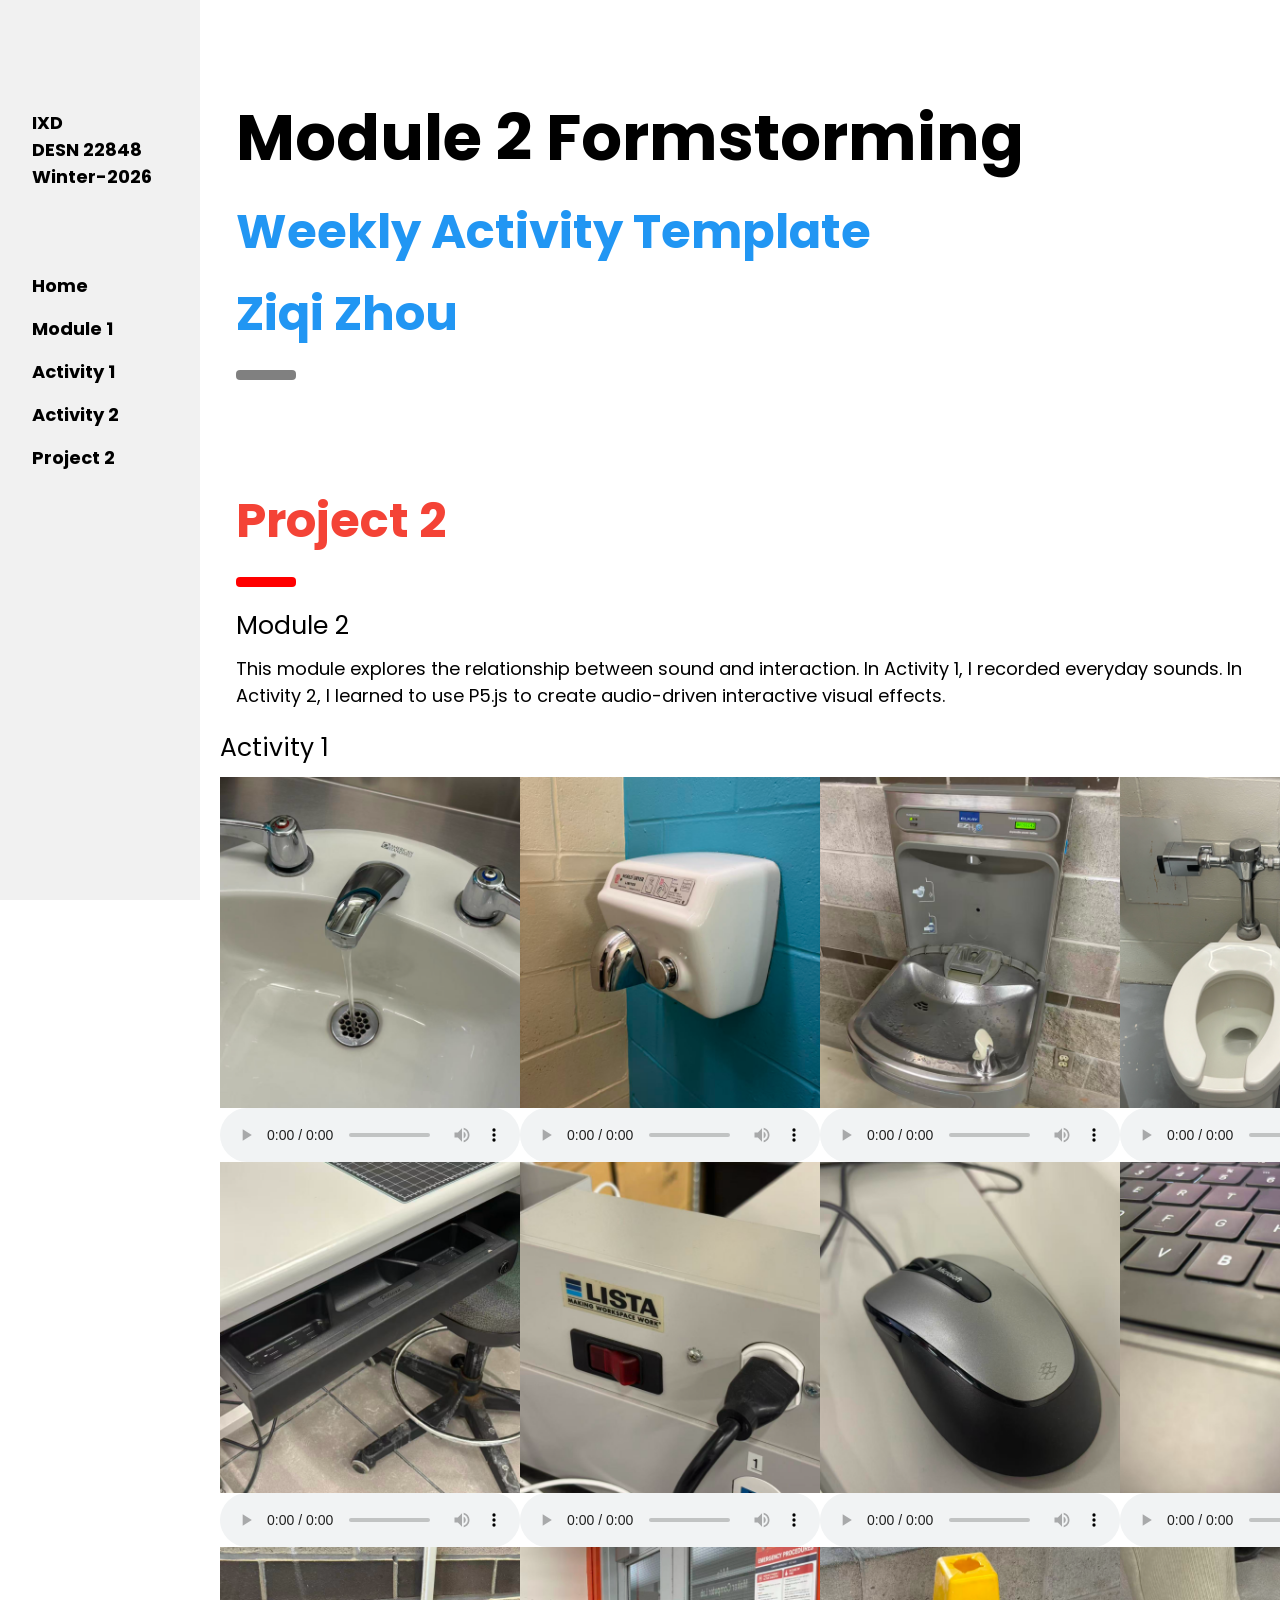
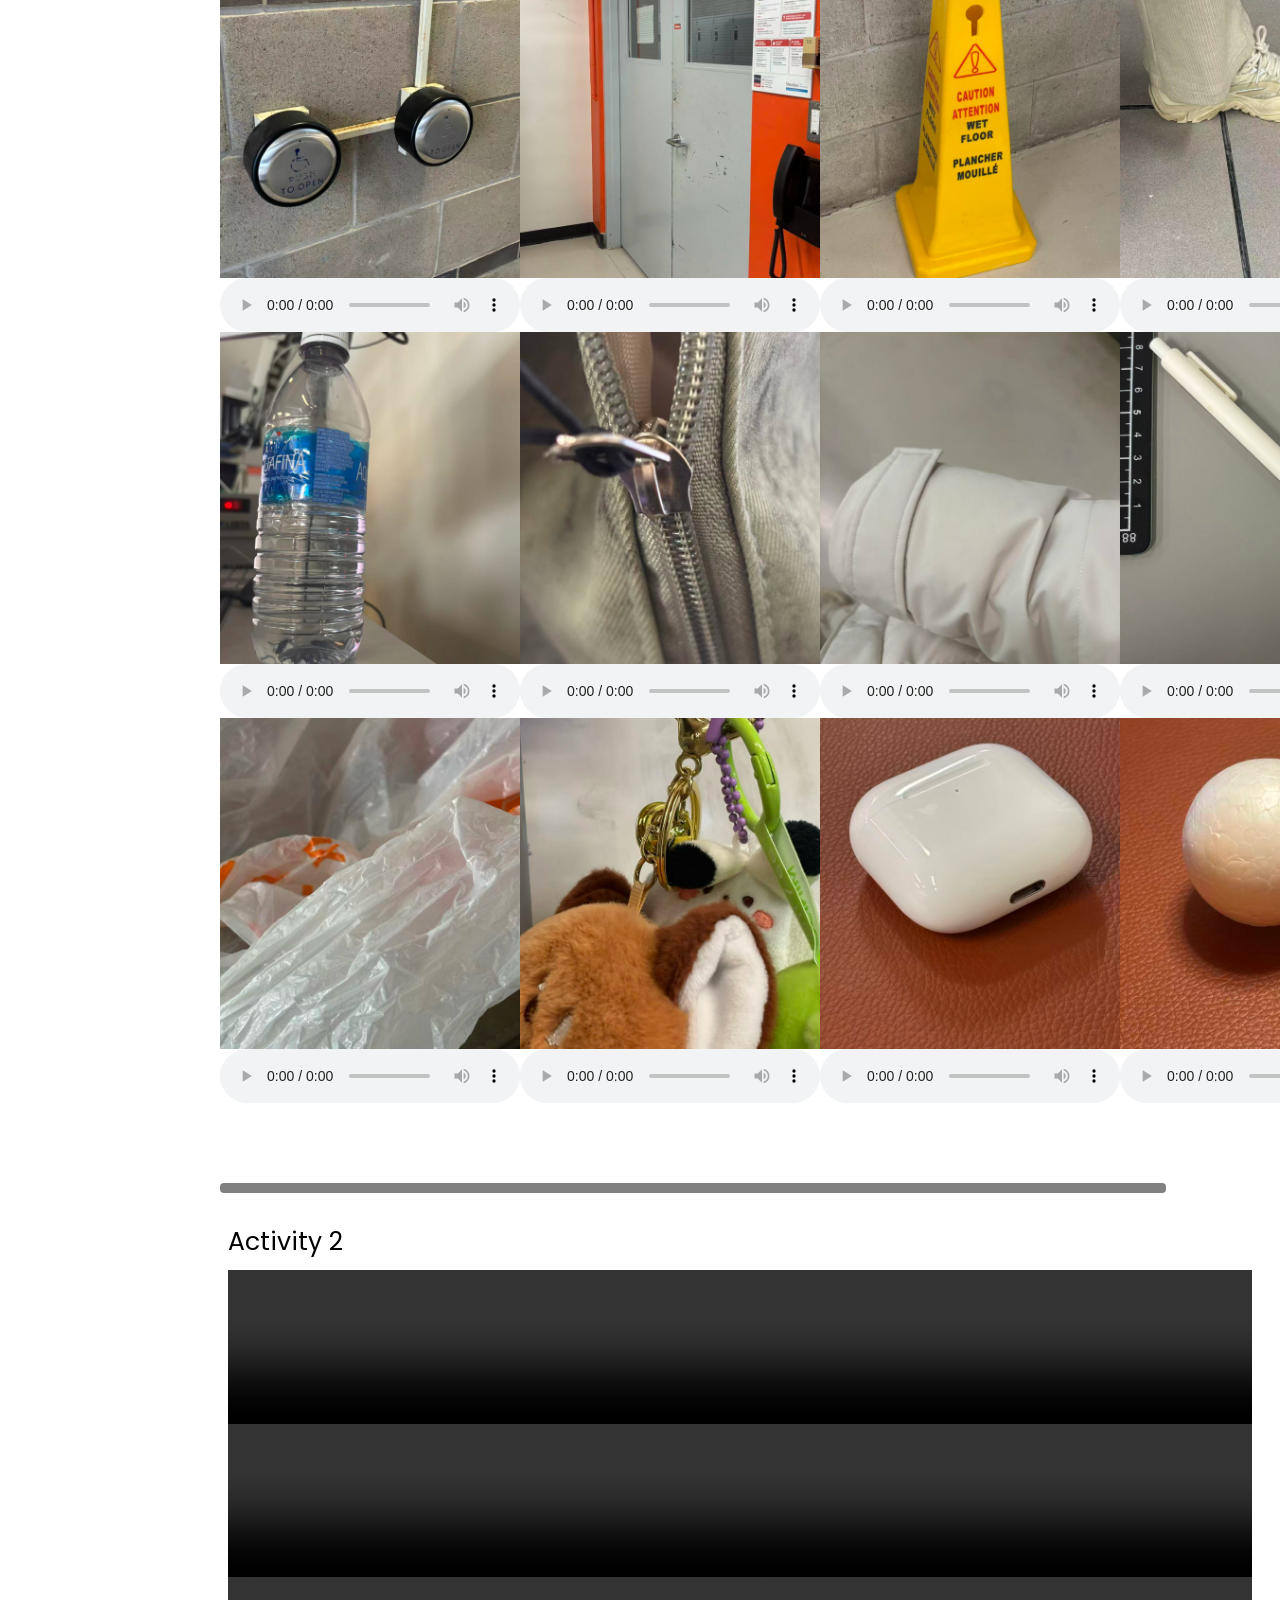
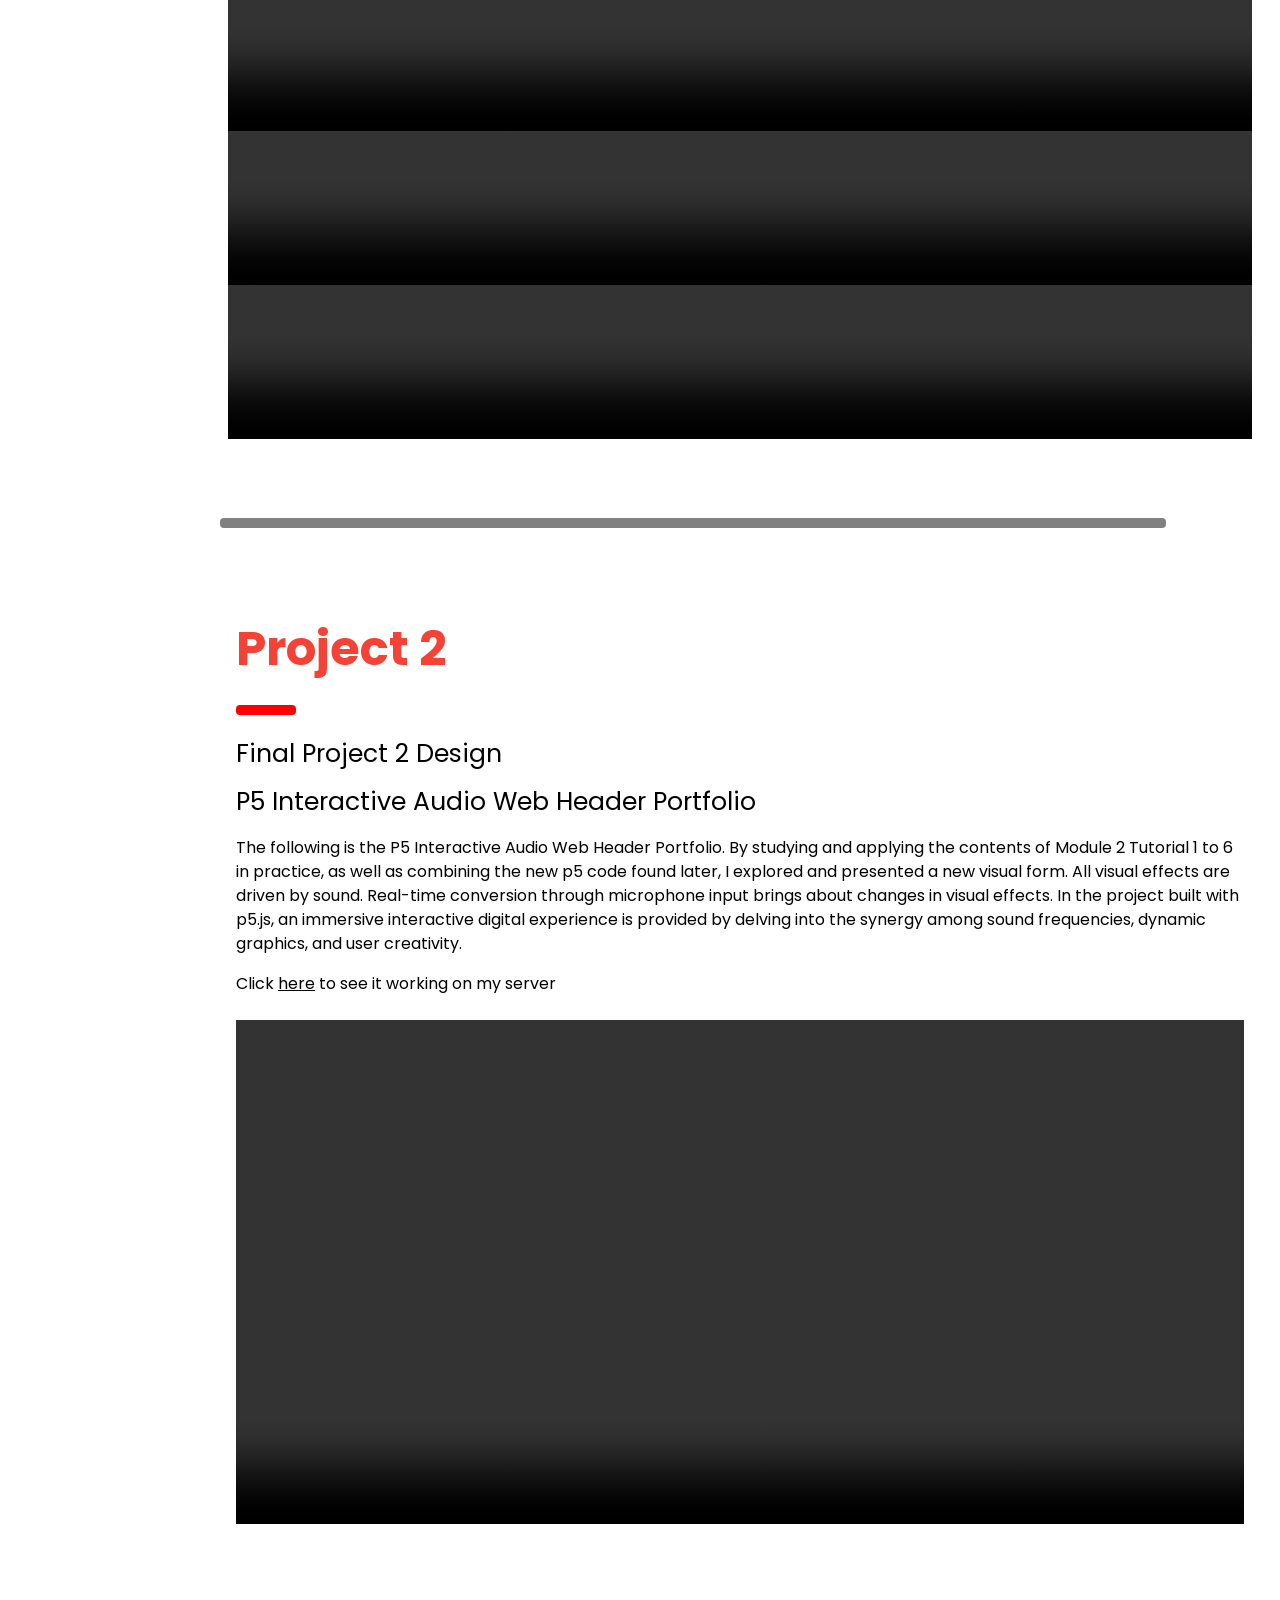
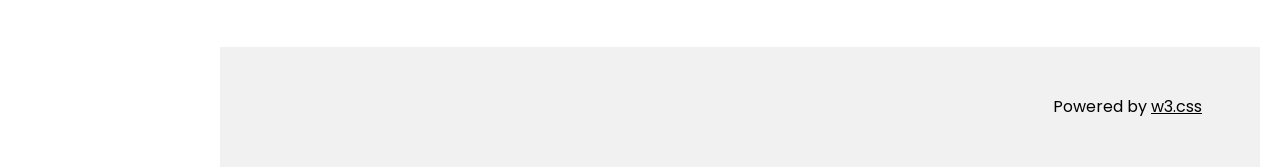
<file: projects/module-02/index.html>
<!DOCTYPE html>
<html lang="en">
  <title>Media Motion and the Body Winter 2026</title>
<meta charset="UTF-8">
<meta name="viewport" content="width=device-width, initial-scale=1">
<link rel="stylesheet" href="https://www.w3schools.com/w3css/4/w3.css">
<link rel="stylesheet" href="https://fonts.googleapis.com/css?family=Poppins">
<style>
body,h1,h2,h3,h4,h5 {
  font-family: "Poppins", sans-serif
  }
body {
  font-size:16px;
  }
h1 { 
  font-size:30px;
  }
h2 {
  font-size:25px;
  }
  h3 {
  font-size:18px;
  }
img {
  width: 100%;
  height: 100%;
}
.grid {
  display: inline-grid;
  grid-template-columns: auto auto auto auto auto;
}
.w3-half img{
  margin-bottom:-6px;
  margin-top:16px;
  opacity:0.8;
  cursor:pointer
  } */
.w3-half img:hover{
  opacity:1
  }

.container {
    position: relative;
    overflow: hidden;
    width: 100%;
    padding-top: 56.25%;
    /* 16:9 Aspect Ratio (divide 9 by 16 = 0.5625) */
}
.responsive-iframe {
    position: absolute;
    top: 0;
    left: 0;
    bottom: 0;
    right: 0;
    width: 100%;
    height: 100%;
}
</style>
<body>

<nav class="w3-sidebar w3-light-grey w3-collapse w3-top w3-large w3-padding" style="z-index:3;width:200px;font-weight:bold;" id="mySidebar"><br>
  <a href="javascript:void(0)" onclick="w3_close()" class="w3-button w3-display-topleft" style="display:none;font-size:22px"></a>
  <div class="w3-container">
    <h3 class="w3-padding-64"><b>IXD<br>DESN 22848 <br> Winter-2026</b></h3>
  </div>
  <div class="w3-bar-block">
    <a href="#Home" onclick="w3_close()" class="w3-bar-item w3-button w3-hover-white">Home</a> 
    <a href="#Module1" onclick="w3_close()" class="w3-bar-item w3-button w3-hover-white">Module 1</a> 
    <a href="#Activity1" onclick="w3_close()" class="w3-bar-item w3-button w3-hover-white">Activity 1</a> 
    <a href="#Activity2" onclick="w3_close()" class="w3-bar-item w3-button w3-hover-white">Activity 2</a> 
    <a href="#Project2" onclick="w3_close()" class="w3-bar-item w3-button w3-hover-white">Project 2</a>  
  </div>
</nav>

<div class="w3-overlay" onclick="w3_close()" style="cursor:pointer" title="close side menu" id="myOverlay"></div>

<div class="w3-main" style="margin-left:220px;margin-right:20px">

  <div class="w3-container" style="margin-top:80px" id="default">
    <h1 class="w3-jumbo" id="Home"><b>Module 2 Formstorming</b></h1>
    <h1 class="w3-xxxlarge w3-text-blue"><b>Weekly Activity Template</b></h1>
      <h1 class="w3-xxxlarge w3-text-blue"><b>Ziqi Zhou</b></h1>
    <hr style="width:50px;border:5px solid grey" class="w3-round">
  </div>
  
  <div id="Module1" class="w3-container" style="margin-top:75px">
    <h1 class="w3-xxxlarge w3-text-red"><b>Project 2</b></h1>
    <hr style="width:50px;border:5px solid red" class="w3-round">
    <h2>Module 2</h2>
    <h3>This module explores the relationship between sound and interaction. In Activity 1, I recorded everyday sounds. In Activity 2, I learned to use P5.js to create audio-driven interactive visual effects.
    </h3>
  </div>

  <div id="Activity1" >
    <h2>Activity 1</h2>
    <div class="grid">
      <img src="images/Activity1/1.jpg" style="width:100%" onclick="onClick(this)" alt="Flowing Water sound">
      <img src="images/Activity1/2.jpg" style="width:100%" onclick="onClick(this)" alt="Dryer sound">
      <img src="images/Activity1/3.jpg" style="width:100%" onclick="onClick(this)" alt="Water dispenser sound">
      <img src="images/Activity1/4.jpg" style="width:100%" onclick="onClick(this)" alt="Toilet flushing sound">
      <img src="images/Activity1/5.jpg" style="width:100%" onclick="onClick(this)" alt="Chair wheels turning sound">
    
      <audio controls>
        <source src="audio/Sound001.m4a" type="audio/mp3">
      </audio>
      <audio controls>
        <source src="audio/Sound002.m4a" type="audio/mp3">
      </audio>
      <audio controls>
        <source src="audio/Sound003.m4a" type="audio/mp3">
      </audio>
      <audio controls>
        <source src="audio/Sound004.m4a" type="audio/mp3">
      </audio>
      <audio controls>
        <source src="audio/Sound005.m4a" type="audio/mp3">
      </audio>

      <img src="images/Activity1/6.jpg" style="width:100%" onclick="onClick(this)" alt="Drawer sound">
      <img src="images/Activity1/7.jpg" style="width:100%" onclick="onClick(this)" alt="Power switch button sound">
      <img src="images/Activity1/8.jpg" style="width:100%" onclick="onClick(this)" alt="Mouse button sound">
      <img src="images/Activity1/9.jpg" style="width:100%" onclick="onClick(this)" alt="Keyboard key sound">
      <img src="images/Activity1/10.jpg" style="width:100%" onclick="onClick(this)" alt="Heating air outlet sound">
    
      <audio controls>
        <source src="audio/Sound006.m4a" type="audio/mp3">
      </audio>
      <audio controls>
        <source src="audio/Sound007.m4a" type="audio/mp3">
      </audio>
      <audio controls>
        <source src="audio/Sound008.m4a" type="audio/mp3">
      </audio>
      <audio controls>
        <source src="audio/Sound009.m4a" type="audio/mp3">
      </audio>
      <audio controls>
        <source src="audio/Sound010.m4a" type="audio/mp3">
      </audio>
      
      <img src="images/Activity1/11.jpg" style="width:100%" onclick="onClick(this)" alt="Barrier-free door opening button sound">
      <img src="images/Activity1/12.jpg" style="width:100%" onclick="onClick(this)" alt="Door opening and closing sound">
      <img src="images/Activity1/13.jpg" style="width:100%" onclick="onClick(this)" alt="Obstacle drag sound">
      <img src="images/Activity1/14.jpg" style="width:100%" onclick="onClick(this)" alt="Walking sound">
      <img src="images/Activity1/15.jpg" style="width:100%" onclick="onClick(this)" alt="The lid rotates sound">
    
      <audio controls>
        <source src="audio/Sound011.m4a" type="audio/mp3">
      </audio>
      <audio controls>
        <source src="audio/Sound012.m4a" type="audio/mp3">
      </audio>
      <audio controls>
        <source src="audio/Sound013.m4a" type="audio/mp3">
      </audio>
      <audio controls>
        <source src="audio/Sound014.m4a" type="audio/mp3">
      </audio>
      <audio controls>
        <source src="audio/Sound015.m4a" type="audio/mp3">
      </audio>
      
      <img src="images/Activity1/16.jpg" style="width:100%" onclick="onClick(this)" alt="Plastic bottle sound">
      <img src="images/Activity1/17.jpg" style="width:100%" onclick="onClick(this)" alt="Zipper sound">
      <img src="images/Activity1/18.jpg" style="width:100%" onclick="onClick(this)" alt="Clothing friction sound">
      <img src="images/Activity1/19.jpg" style="width:100%" onclick="onClick(this)" alt="Key-press pen sound">
      <img src="images/Activity1/20.jpg" style="width:100%" onclick="onClick(this)" alt="Tape tear sound">
   
      <audio controls>
        <source src="audio/Sound016.m4a" type="audio/mp3">
      </audio>
      <audio controls>
        <source src="audio/Sound017.m4a" type="audio/mp3">
      </audio>
      <audio controls>
        <source src="audio/Sound018.m4a" type="audio/mp3">
      </audio>
      <audio controls>
        <source src="audio/Sound019.m4a" type="audio/mp3">
      </audio>
      <audio controls>
        <source src="audio/Sound020.m4a" type="audio/mp3">
      </audio>
      
      <img src="images/Activity1/21.jpg" style="width:100%" onclick="onClick(this)" alt="Plastic bag sound">
      <img src="images/Activity1/22.jpg" style="width:100%" onclick="onClick(this)" alt="Bell sound">
      <img src="images/Activity1/23.jpg" style="width:100%" onclick="onClick(this)" alt="Headphone flip cover sound">
      <img src="images/Activity1/24.jpg" style="width:100%" onclick="onClick(this)" alt="Sphere Landing sound">
      <img src="images/Activity1/25.jpg" style="width:100%" onclick="onClick(this)" alt="Microwave oven sound">
      <audio controls>
        <source src="audio/Sound021.m4a" type="audio/mp3">
      </audio>
      <audio controls>
        <source src="audio/Sound022.m4a" type="audio/mp3">
      </audio>
      <audio controls>
        <source src="audio/Sound023.m4a" type="audio/mp3">
      </audio>
      <audio controls>
        <source src="audio/Sound024.m4a" type="audio/mp3">
      </audio>
      <audio controls>
        <source src="audio/Sound025.m4a" type="audio/mp3">
      </audio>
     </div>
  </div>
  
  <hr style="width:90%;border:5px solid grey;margin-top:80px" class="w3-round">

  <div id="Activity2" class="w3-row-padding">
    <h2>Activity 2</h2>
    <div class="grid">
      <video src="images/Activity2/26.mp4" controls loop muted playsinline preload="none" style="width:100%;aspect-ratio:4/3;object-fit:contain"></video>
      <video src="images/Activity2/27.mp4" controls loop muted playsinline preload="none" style="width:100%;aspect-ratio:4/3;object-fit:contain"></video>
      <video src="images/Activity2/28.mp4" controls loop muted playsinline preload="none" style="width:100%;aspect-ratio:4/3;object-fit:contain"></video>
      <video src="images/Activity2/29.mp4" controls loop muted playsinline preload="none" style="width:100%;aspect-ratio:4/3;object-fit:contain"></video>
      <video src="images/Activity2/30.mp4" controls loop muted playsinline preload="none" style="width:100%;aspect-ratio:4/3;object-fit:contain"></video>
    
      <video src="images/Activity2/31.mp4" controls loop muted playsinline preload="none" style="width:100%;aspect-ratio:4/3;object-fit:contain"></video>
      <video src="images/Activity2/32.mp4" controls loop muted playsinline preload="none" style="width:100%;aspect-ratio:4/3;object-fit:contain"></video>
      <video src="images/Activity2/33.mp4" controls loop muted playsinline preload="none" style="width:100%;aspect-ratio:4/3;object-fit:contain"></video>
      <video src="images/Activity2/34.mp4" controls loop muted playsinline preload="none" style="width:100%;aspect-ratio:4/3;object-fit:contain"></video>
      <video src="images/Activity2/35.mp4" controls loop muted playsinline preload="none" style="width:100%;aspect-ratio:4/3;object-fit:contain"></video>
    
      <video src="images/Activity2/36.mp4" controls loop muted playsinline preload="none" style="width:100%;aspect-ratio:4/3;object-fit:contain"></video>
      <video src="images/Activity2/37.mp4" controls loop muted playsinline preload="none" style="width:100%;aspect-ratio:4/3;object-fit:contain"></video>
      <video src="images/Activity2/38.mp4" controls loop muted playsinline preload="none" style="width:100%;aspect-ratio:4/3;object-fit:contain"></video>
      <video src="images/Activity2/39.mp4" controls loop muted playsinline preload="none" style="width:100%;aspect-ratio:4/3;object-fit:contain"></video>
      <video src="images/Activity2/40.mp4" controls loop muted playsinline preload="none" style="width:100%;aspect-ratio:4/3;object-fit:contain"></video>
    
      <video src="images/Activity2/41.mp4" controls loop muted playsinline preload="none" style="width:100%;aspect-ratio:4/3;object-fit:contain"></video>
      <video src="images/Activity2/42.mp4" controls loop muted playsinline preload="none" style="width:100%;aspect-ratio:4/3;object-fit:contain"></video>
      <video src="images/Activity2/43.mp4" controls loop muted playsinline preload="none" style="width:100%;aspect-ratio:4/3;object-fit:contain"></video>
      <video src="images/Activity2/44.mp4" controls loop muted playsinline preload="none" style="width:100%;aspect-ratio:4/3;object-fit:contain"></video>
      <video src="images/Activity2/45.mp4" controls loop muted playsinline preload="none" style="width:100%;aspect-ratio:4/3;object-fit:contain"></video>
   
      <video src="images/Activity2/46.mp4" controls loop muted playsinline preload="none" style="width:100%;aspect-ratio:4/3;object-fit:contain"></video>
      <video src="images/Activity2/47.mp4" controls loop muted playsinline preload="none" style="width:100%;aspect-ratio:4/3;object-fit:contain"></video>
      <video src="images/Activity2/48.mp4" controls loop muted playsinline preload="none" style="width:100%;aspect-ratio:4/3;object-fit:contain"></video>
      <video src="images/Activity2/49.mp4" controls loop muted playsinline preload="none" style="width:100%;aspect-ratio:4/3;object-fit:contain"></video>
      <video src="images/Activity2/50.mp4" controls loop muted playsinline preload="none" style="width:100%;aspect-ratio:4/3;object-fit:contain"></video>
    </div>
  </div>

  <hr style="width:90%;border:5px solid grey;margin-top:80px" class="w3-round">

  <div id="Project2" class="w3-container" style="margin-top:75px">
    <h1 class="w3-xxxlarge w3-text-red"><b>Project 2</b></h1>
    <hr style="width:50px;border:5px solid red" class="w3-round">
    <h2>Final Project 2 Design</h2>
    <h2>P5 Interactive Audio Web Header Portfolio</h2>
   
    <p>The following is the P5 Interactive Audio Web Header Portfolio. By studying and applying the contents of Module 2 Tutorial 1 to 6 in practice, as well as combining the new p5 code found later, I explored and presented a new visual form. All visual effects are driven by sound. Real-time conversion through microphone input brings about changes in visual effects. In the project built with p5.js, an immersive interactive digital experience is provided by delving into the synergy among sound frequencies, dynamic graphics, and user creativity.
      <br>
      <p>Click <a href="../sound-demo/index.html" target="_blank">here</a> to see it working on my server
        <br>
          <br>
		  <video width="100%" controls="" autoplay="" loop="">
          <source src="images/final/final-optimized.mp4" type="video/mp4">
      </video>
        <br>
      <br>
  </p>
  </div>

   <div id="modal01" class="w3-modal w3-grey" style="padding-top:0" onclick="this.style.display='none'">
    <span class="w3-button w3-black w3-xxlarge w3-display-topright">×</span>
    <div class="w3-modal-content w3-center w3-transparent" style ="padding:20px">
      <img id="img01" class="w3-image">
     
      <h2 id="caption"></h2>

  </div>

</div>

<div class="w3-light-grey w3-container w3-padding-32" style="margin-top:75px;padding-right:58px"><p class="w3-right">Powered by <a href="https://www.w3schools.com/w3css/default.asp" title="W3.CSS" target="_blank" class="w3-hover-opacity">w3.css</a></p></div>

<script>

// Modal Image Gallery
function onClick(element) {
  document.getElementById("img01").src = element.src;

  document.getElementById("modal01").style.display = "block";
  var captionText = document.getElementById("caption");
  captionText.innerHTML = element.alt;

  // var captionUrl = document.getElementById("urLink");
  // captionUrl.innerHTML = element.url;

  //document.getElementById("urLink").src = element.url;
}
</script>

</body>
</html>
</file>
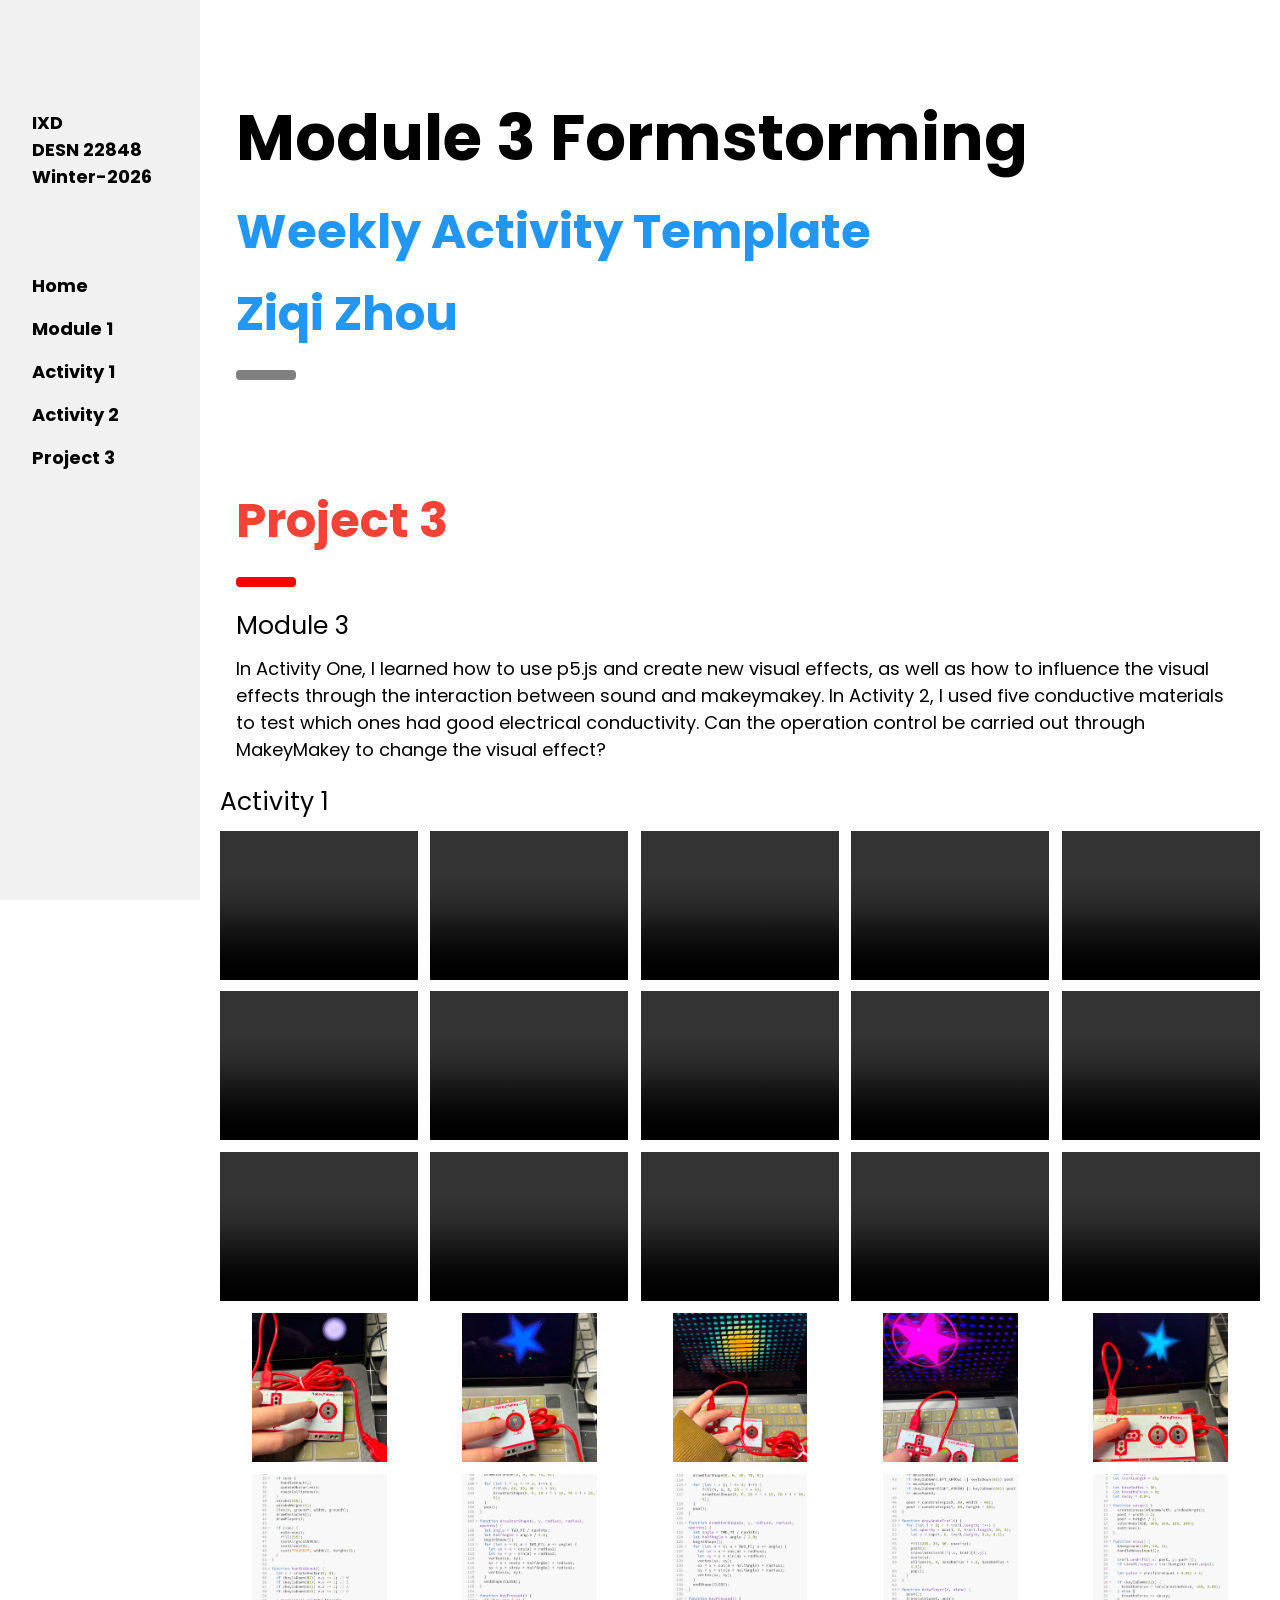
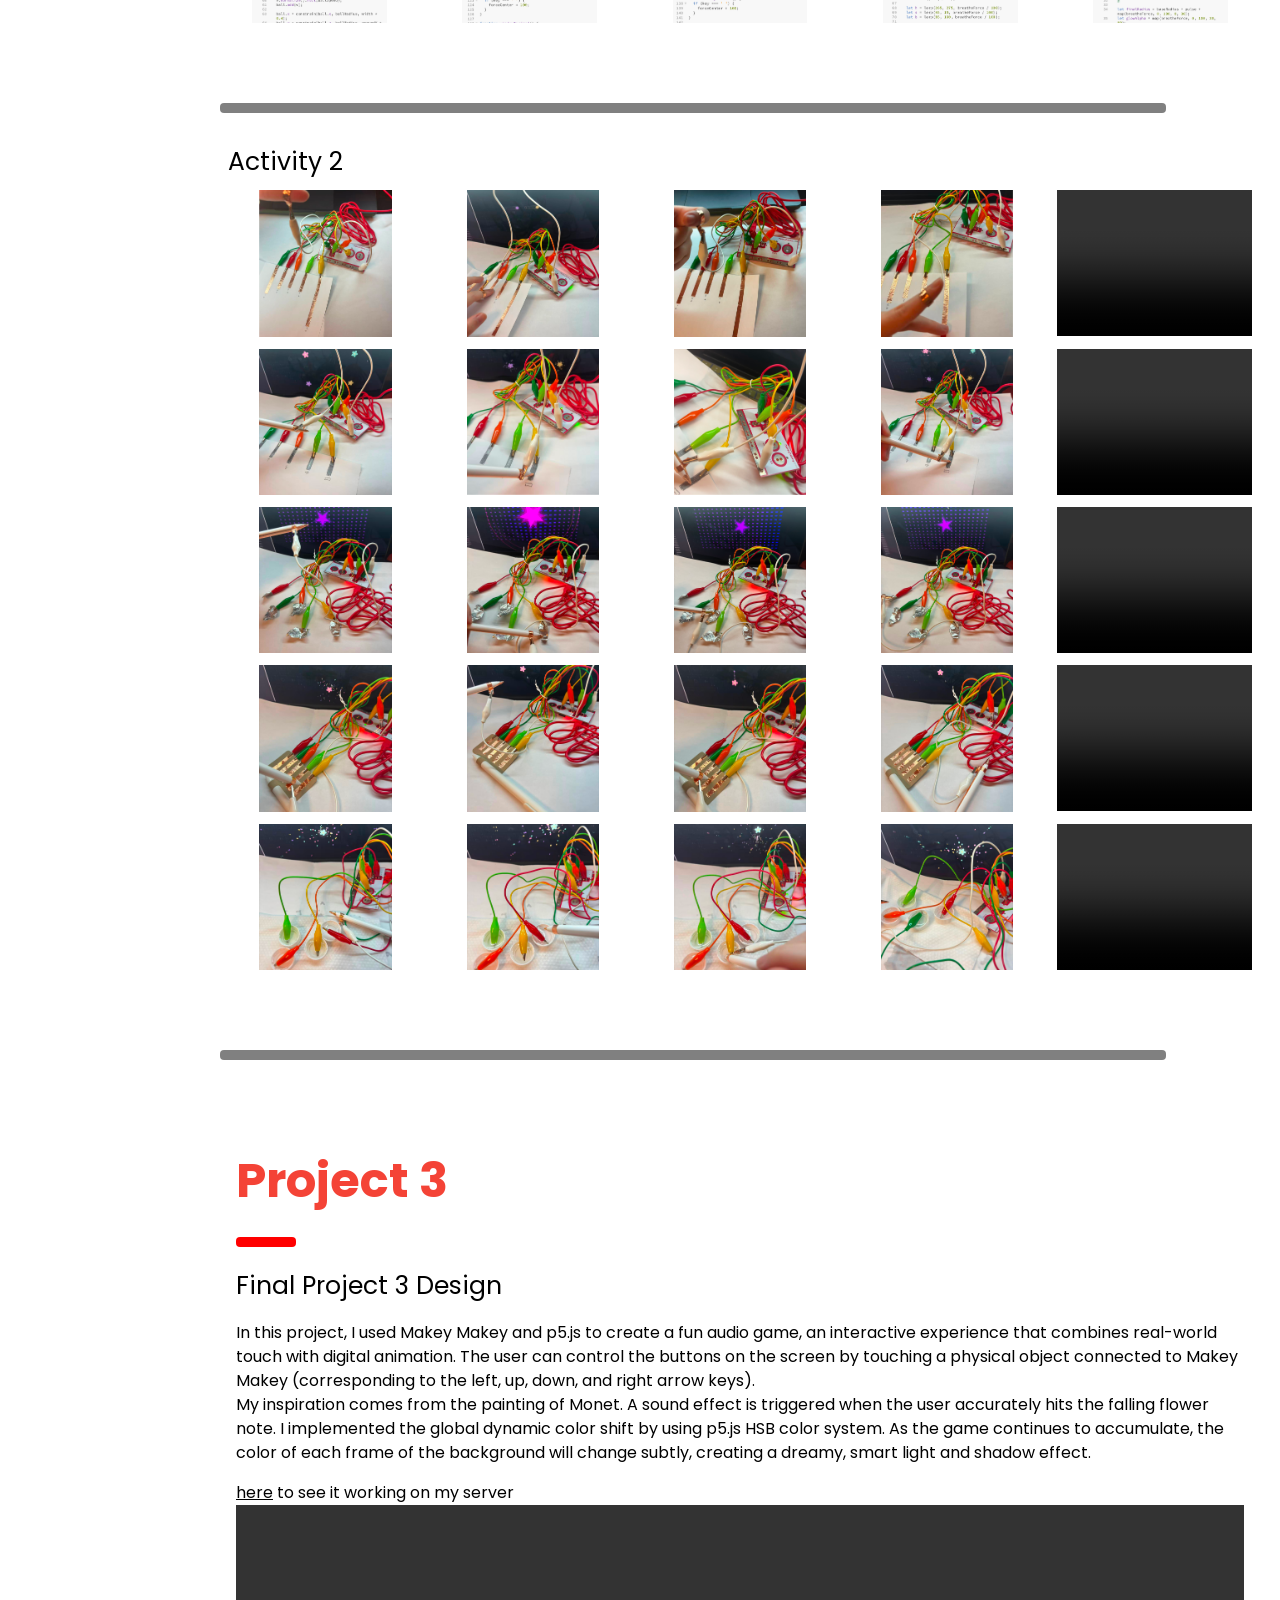
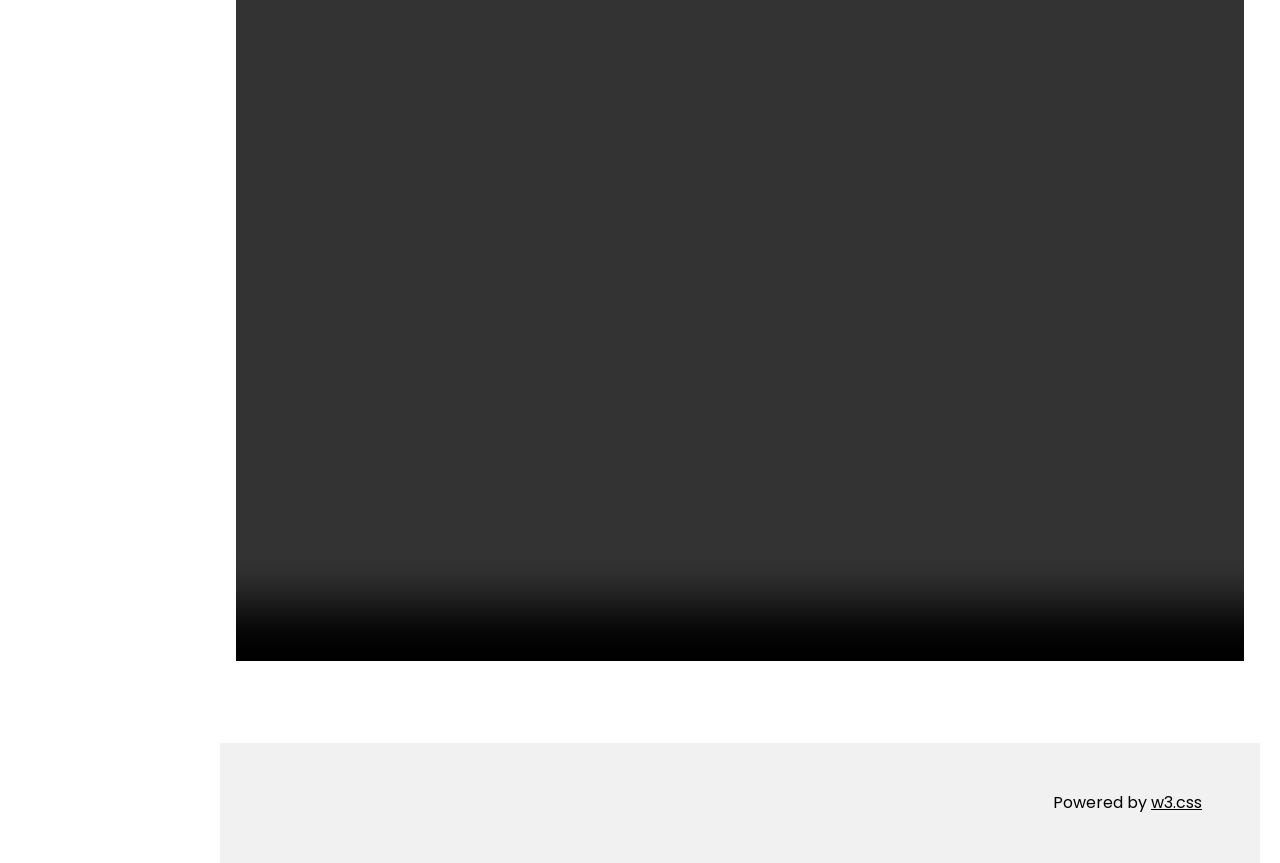
<file: projects/module-03/index.html>
<!DOCTYPE html>
<html lang="en">
  <title>Media Motion and the Body Winter 2026</title>
<meta charset="UTF-8">
<meta name="viewport" content="width=device-width, initial-scale=1">
<link rel="stylesheet" href="https://www.w3schools.com/w3css/4/w3.css">
<link rel="stylesheet" href="https://fonts.googleapis.com/css?family=Poppins">
<style>
body,h1,h2,h3,h4,h5 {
  font-family: "Poppins", sans-serif
  }
body {
  font-size:16px;
  }
h1 { 
  font-size:30px;
  }
h2 {
  font-size:25px;
  }
  h3 {
  font-size:18px;
  }
img {
  width: 100%;
  height: 100%;
}
.grid {
  display: inline-grid;
  grid-template-columns: auto auto auto auto auto;
}
.w3-half img{
  margin-bottom:-6px;
  margin-top:16px;
  opacity:1;
  cursor:pointer
  } */
.w3-half img:hover{
  opacity:1
  }

.container {
    position: relative;
    overflow: hidden;
    width: 100%;
    padding-top: 56.25%;
    /* 16:9 Aspect Ratio (divide 9 by 16 = 0.5625) */
}
.responsive-iframe {
    position: absolute;
    top: 0;
    left: 0;
    bottom: 0;
    right: 0;
    width: 100%;
    height: 100%;
}
img,video{aspect-ratio:4/3;object-fit:contain;background:#fff}.grid{display:grid;grid-template-columns:repeat(5,minmax(0,1fr));gap:12px}@media(max-width:800px){.grid{grid-template-columns:repeat(2,minmax(0,1fr))}.w3-main{margin-left:20px!important}.w3-sidebar{display:none}}
</style>
<body>

<nav class="w3-sidebar w3-light-grey w3-collapse w3-top w3-large w3-padding" style="z-index:3;width:200px;font-weight:bold;" id="mySidebar"><br>
  <a href="javascript:void(0)" onclick="w3_close()" class="w3-button w3-display-topleft" style="display:none;font-size:22px"></a>
  <div class="w3-container">
    <h3 class="w3-padding-64"><b>IXD<br>DESN 22848 <br> Winter-2026</b></h3>
  </div>
  <div class="w3-bar-block">
    <a href="#Home" onclick="w3_close()" class="w3-bar-item w3-button w3-hover-white">Home</a> 
    <a href="#Module1" onclick="w3_close()" class="w3-bar-item w3-button w3-hover-white">Module 1</a> 
    <a href="#Activity1" onclick="w3_close()" class="w3-bar-item w3-button w3-hover-white">Activity 1</a> 
    <a href="#Activity2" onclick="w3_close()" class="w3-bar-item w3-button w3-hover-white">Activity 2</a> 
    <a href="#Project3" onclick="w3_close()" class="w3-bar-item w3-button w3-hover-white">Project 3</a> 
  </div>
</nav>

<div class="w3-overlay" onclick="w3_close()" style="cursor:pointer" title="close side menu" id="myOverlay"></div>

<div class="w3-main" style="margin-left:220px;margin-right:20px">

  <div class="w3-container" style="margin-top:80px" id="default">
    <h1 class="w3-jumbo" id="Home"><b>Module 3 Formstorming</b></h1>
    <h1 class="w3-xxxlarge w3-text-blue"><b>Weekly Activity Template</b></h1>
      <h1 class="w3-xxxlarge w3-text-blue"><b>Ziqi Zhou</b></h1>
    <hr style="width:50px;border:5px solid grey" class="w3-round">
  </div>
  
  <div id="Module1" class="w3-container" style="margin-top:75px">
    <h1 class="w3-xxxlarge w3-text-red"><b>Project 3</b></h1>
    <hr style="width:50px;border:5px solid red" class="w3-round">
    <h2>Module 3</h2>
    <h3>In Activity One, I learned how to use p5.js and create new visual effects, as well as how to influence the visual effects through the interaction between sound and makeymakey. In Activity 2, I used five conductive materials to test which ones had good electrical conductivity. Can the operation control be carried out through MakeyMakey to change the visual effect?
    </h3>
  </div>

  <div id="Activity1" >
    <h2>Activity 1</h2>
    <div class="grid">
      <video src="images/Activity1/1.mp4" controls loop muted playsinline preload="none" style="width:100%;aspect-ratio:4/3;object-fit:contain"></video>
      <video src="images/Activity1/2.mp4" controls loop muted playsinline preload="none" style="width:100%;aspect-ratio:4/3;object-fit:contain"></video>
      <video src="images/Activity1/3.mp4" controls loop muted playsinline preload="none" style="width:100%;aspect-ratio:4/3;object-fit:contain"></video>
      <video src="images/Activity1/4.mp4" controls loop muted playsinline preload="none" style="width:100%;aspect-ratio:4/3;object-fit:contain"></video>
      <video src="images/Activity1/5.mp4" controls loop muted playsinline preload="none" style="width:100%;aspect-ratio:4/3;object-fit:contain"></video>
    
      <video src="images/Activity1/6.mp4" controls loop muted playsinline preload="none" style="width:100%;aspect-ratio:4/3;object-fit:contain"></video>
      <video src="images/Activity1/7.mp4" controls loop muted playsinline preload="none" style="width:100%;aspect-ratio:4/3;object-fit:contain"></video>
      <video src="images/Activity1/8.mp4" controls loop muted playsinline preload="none" style="width:100%;aspect-ratio:4/3;object-fit:contain"></video>
      <video src="images/Activity1/9.mp4" controls loop muted playsinline preload="none" style="width:100%;aspect-ratio:4/3;object-fit:contain"></video>
      <video src="images/Activity1/10.mp4" controls loop muted playsinline preload="none" style="width:100%;aspect-ratio:4/3;object-fit:contain"></video>
      <video src="images/Activity1/11.mp4" controls loop muted playsinline preload="none" style="width:100%;aspect-ratio:4/3;object-fit:contain"></video>
      <video src="images/Activity1/12.mp4" controls loop muted playsinline preload="none" style="width:100%;aspect-ratio:4/3;object-fit:contain"></video>
      <video src="images/Activity1/13.mp4" controls loop muted playsinline preload="none" style="width:100%;aspect-ratio:4/3;object-fit:contain"></video>
      <video src="images/Activity1/14.mp4" controls loop muted playsinline preload="none" style="width:100%;aspect-ratio:4/3;object-fit:contain"></video>
    
      <video src="images/Activity1/15.mp4" controls loop muted playsinline preload="none" style="width:100%;aspect-ratio:4/3;object-fit:contain"></video>
      <img src="images/Activity1/16.jpg" style="width:100%" onclick="onClick(this)" alt="Visual effects controlled by using MakeyMakey.">
      <img src="images/Activity1/17.jpg" style="width:100%" onclick="onClick(this)" alt="Visual effects controlled by using MakeyMakey.">
      <img src="images/Activity1/18.jpg" style="width:100%" onclick="onClick(this)" alt="Visual effects controlled by using MakeyMakey.">
      <img src="images/Activity1/19.jpg" style="width:100%" onclick="onClick(this)" alt="Visual effects controlled by using MakeyMakey.">
   
      <img src="images/Activity1/20.jpg" style="width:100%" onclick="onClick(this)" alt="The new p5.js code adopted.">
      <img src="images/Activity1/21.jpg" style="width:100%" onclick="onClick(this)" alt="The new p5.js code adopted.">
      <img src="images/Activity1/22.jpg" style="width:100%" onclick="onClick(this)" alt="The new p5.js code adopted.">
      <img src="images/Activity1/23.jpg" style="width:100%" onclick="onClick(this)" alt="The new p5.js code adopted.">
	  <img src="images/Activity1/24.jpg" style="width:100%" onclick="onClick(this)" alt="The new p5.js code adopted.">
      <img src="images/Activity1/25.jpg" style="width:100%" onclick="onClick(this)" alt="The new p5.js code adopted.">
    </div>
  </div>
  
  <hr style="width:90%;border:5px solid grey;margin-top:80px" class="w3-round">

  <div id="Activity2" class="w3-row-padding">
    <h2>Activity 2</h2>
    <div class="grid">
      <img src="images/Activity2/1.jpg" style="width:100%" onclick="onClick(this)" alt="By using copper strips to connect the circuit with MakeyMakey, the control and visual effects can interact. (Hand connection">
      <img src="images/Activity2/2.jpg" style="width:100%" onclick="onClick(this)" alt="By using copper strips to connect the circuit with MakeyMakey, the control and visual effects can interact. (Hand connection">
      <img src="images/Activity2/3.jpg" style="width:100%" onclick="onClick(this)" alt="By using copper strips to connect the circuit with MakeyMakey, the control and visual effects can interact. (Hand connection">
      <img src="images/Activity2/4.jpg" style="width:100%" onclick="onClick(this)" alt="By using copper strips to connect the circuit with MakeyMakey, the control and visual effects can interact. (Hand connection">
      <video src="images/Activity2/5.mp4" controls loop muted playsinline preload="none" style="width:100%;aspect-ratio:4/3;object-fit:contain"></video>
    
      <img src="images/Activity2/6.jpg" style="width:100%" onclick="onClick(this)" alt="By using pencil strokes to connect the circuit with MakeyMakey, the control interacts with the visual effect.">
      <img src="images/Activity2/7.jpg" style="width:100%" onclick="onClick(this)" alt="By using pencil strokes to connect the circuit with MakeyMakey, the control interacts with the visual effect.">
      <img src="images/Activity2/8.jpg" style="width:100%" onclick="onClick(this)" alt="By using pencil strokes to connect the circuit with MakeyMakey, the control interacts with the visual effect.">
      <img src="images/Activity2/9.jpg" style="width:100%" onclick="onClick(this)" alt="By using pencil strokes to connect the circuit with MakeyMakey, the control interacts with the visual effect.">
      <video src="images/Activity2/10.mp4" controls loop muted playsinline preload="none" style="width:100%;aspect-ratio:4/3;object-fit:contain"></video>
    
      <img src="images/Activity2/11.jpg" style="width:100%" onclick="onClick(this)" alt="By using tin foil and MakeyMakey for circuit connection, the control and visual effects can interact.">
      <img src="images/Activity2/12.jpg" style="width:100%" onclick="onClick(this)" alt="By using tin foil and MakeyMakey for circuit connection, the control and visual effects can interact.">
      <img src="images/Activity2/13.jpg" style="width:100%" onclick="onClick(this)" alt="By using tin foil and MakeyMakey for circuit connection, the control and visual effects can interact.">
      <img src="images/Activity2/14.jpg" style="width:100%" onclick="onClick(this)" alt="By using tin foil and MakeyMakey for circuit connection, the control and visual effects can interact.">
      <video src="images/Activity2/15.mp4" controls loop muted playsinline preload="none" style="width:100%;aspect-ratio:4/3;object-fit:contain"></video>
    
      <img src="images/Activity2/16.jpg" style="width:100%" onclick="onClick(this)" alt="By using copper strips to connect the circuit with MakeyMakey, the control and visual effects can interact. (Object connections">
      <img src="images/Activity2/17.jpg" style="width:100%" onclick="onClick(this)" alt="By using copper strips to connect the circuit with MakeyMakey, the control and visual effects can interact. (Object connection">
      <img src="images/Activity2/18.jpg" style="width:100%" onclick="onClick(this)" alt="By using copper strips to connect the circuit with MakeyMakey, the control and visual effects can interact. (Object connection">
      <img src="images/Activity2/19.jpg" style="width:100%" onclick="onClick(this)" alt="By using copper strips to connect the circuit with MakeyMakey, the control and visual effects can interact. (Object connection">
      <video src="images/Activity2/20.mp4" controls loop muted playsinline preload="none" style="width:100%;aspect-ratio:4/3;object-fit:contain"></video>
   
      <img src="images/Activity2/21.jpg" style="width:100%" onclick="onClick(this)" alt="By using water to connect the circuit with MakeyMakey, the control and visual effects can interact.">
      <img src="images/Activity2/22.jpg" style="width:100%" onclick="onClick(this)" alt="By using water to connect the circuit with MakeyMakey, the control and visual effects can interact.">
      <img src="images/Activity2/23.jpg" style="width:100%" onclick="onClick(this)" alt="By using water to connect the circuit with MakeyMakey, the control and visual effects can interact.">
      <img src="images/Activity2/24.jpg" style="width:100%" onclick="onClick(this)" alt="By using water to connect the circuit with MakeyMakey, the control and visual effects can interact.">
      <video src="images/Activity2/25.mp4" controls loop muted playsinline preload="none" style="width:100%;aspect-ratio:4/3;object-fit:contain"></video>
    </div>
  </div>

  <hr style="width:90%;border:5px solid grey;margin-top:80px" class="w3-round">

  <div id="Project3" class="w3-container" style="margin-top:75px">
    <h1 class="w3-xxxlarge w3-text-red"><b>Project 3</b></h1>
    <hr style="width:50px;border:5px solid red" class="w3-round">
    <h2>Final Project 3 Design</h2>
    <p>In this project, I used Makey Makey and p5.js to create a fun audio game, an interactive experience that combines real-world touch with digital animation. The user can control the buttons on the screen by touching a physical object connected to Makey Makey (corresponding to the left, up, down, and right arrow keys).<br>
My inspiration comes from the painting of Monet. A sound effect is triggered when the user accurately hits the falling flower note. I implemented the global dynamic color shift by using p5.js HSB color system. As the game continues to accumulate, the color of each frame of the background will change subtly, creating a dreamy, smart light and shadow effect.
    </p>
    <a href="../game-demo/index.html" target="_blank">here</a> to see it working on my server<br>
	<video src="images/final/video.mp4" controls loop muted playsinline preload="none" style="width:100%;aspect-ratio:4/3;object-fit:contain"></video>
  </div>

   <div id="modal01" class="w3-modal w3-grey" style="padding-top:0" onclick="this.style.display='none'">
    <span class="w3-button w3-black w3-xxlarge w3-display-topright">×</span>
    <div class="w3-modal-content w3-center w3-transparent" style ="padding:20px">
      <img id="img01" class="w3-image">
      <h2 id="caption"></h2>

  </div>

</div>

<div class="w3-light-grey w3-container w3-padding-32" style="margin-top:75px;padding-right:58px"><p class="w3-right">Powered by <a href="https://www.w3schools.com/w3css/default.asp" title="W3.CSS" target="_blank" class="w3-hover-opacity">w3.css</a></p></div>

<script>

// Modal Image Gallery
function onClick(element) {
  document.getElementById("img01").src = element.src;

  document.getElementById("modal01").style.display = "block";
  var captionText = document.getElementById("caption");
  captionText.innerHTML = element.alt;

  // var captionUrl = document.getElementById("urLink");
  // captionUrl.innerHTML = element.url;

  //document.getElementById("urLink").src = element.url;
}
</script>

</body>
</html>
</file>
<file: css/style.css>
:root {
  color-scheme: light;
  --cream: #F5EEE1;       
  --paper: #FBF7EE;       
  --paper-2: #EFE4CF;     
  --kraft: #D6BC93;       
  --ink: #3A2C24;         
  --ink-soft: #6E5B4E;    
  --rose: #A84F5C;        
  --wine: #8E2B3C;        
  --sage: #7E9474;        
  --sage-deep: #4F6B45;
  --blue: #3E6399;        
  --gold: #C99A3E;
  --line: rgba(58, 44, 36, .22);
  --line-soft: rgba(58, 44, 36, .12);
  --shadow: 0 1px 2px rgba(70, 45, 20, .12), 0 6px 18px -8px rgba(70, 45, 20, .35);

  --f-display: "IM Fell English", "EB Garamond", Georgia, serif;
  --f-cn: "Noto Serif SC", "Songti SC", "STSong", serif;
  
  --f-body: "Newsreader", "Noto Serif SC", "Songti SC", Georgia, serif;
  --w-body: 400;          
  --w-cn-head: 800;       
  --f-type: "Special Elite", "Courier New", monospace;
  --f-script: "Mrs Saint Delafield", "Homemade Apple", cursive;

  --grain: url("data:image/svg+xml;utf8,<svg xmlns='http://www.w3.org/2000/svg' width='240' height='240'><filter id='n'><feTurbulence type='fractalNoise' baseFrequency='.85' numOctaves='3' stitchTiles='stitch'/><feColorMatrix values='0 0 0 0 .42  0 0 0 0 .30  0 0 0 0 .16  0 0 0 .10 0'/></filter><rect width='100%' height='100%' filter='url(%23n)'/></svg>");

  --gutter: clamp(16px, 4vw, 56px);
  
  --bg-page: url("../images/bg/damask.webp");       
  --bg-hero: url("../images/bg/damask.webp");       
  --bg-plaid: url("../images/bg/tartan.webp");      
  --bg-check: url("../images/bg/plaid.webp");       
  --bg-lilies: none;  
  --bg-knit: none;  
  --bg-linen: url("../images/bg/linen.webp");      
  --lace-trim: none;  
  --lace-white: url("../images/bg/lace-white.webp");
  --lace-denim: none;  
  --veil: rgba(245, 238, 225, .62);                 
  --lace-band: none;  
}

*, *::before, *::after { box-sizing: border-box; }
h1, h2, h3 { text-wrap: balance; }
p, li, figcaption, blockquote { text-wrap: pretty; }
.section__title, .case__title, .letter__title { font-weight: var(--w-cn-head); }
html { scroll-behavior: smooth; scroll-padding-top: 80px; }
body {
  margin: 0;
  background: linear-gradient(var(--veil), var(--veil)), var(--bg-page) 0 0 / 520px, var(--cream);
  color: var(--ink);
  font-family: var(--f-body);
  font-size: clamp(17px, 0.3vw + 16px, 19px);
  font-weight: var(--w-body);
  font-optical-sizing: auto;
  line-height: 1.7;
  text-rendering: optimizeLegibility;
  -webkit-font-smoothing: antialiased;
}
img { max-width: 100%; display: block; }
a { color: inherit; }
button { font: inherit; color: inherit; }
:focus-visible { outline: 2px solid var(--wine); outline-offset: 3px; }
.type { font-family: var(--f-type); font-variant-numeric: tabular-nums; }
.wrap { max-width: 1440px; margin-inline: auto; padding-inline: var(--gutter); }

.skip { position: absolute; left: -9999px; }
.skip:focus { left: 16px; top: 16px; z-index: 100; background: var(--ink); color: var(--paper); padding: 8px 12px; }

.tape {
  position: absolute; width: 110px; height: 26px; z-index: 2;
  background: repeating-linear-gradient(90deg, rgba(255,255,255,.35) 0 4px, transparent 4px 10px), rgba(201, 112, 122, .5);
  clip-path: polygon(3% 0, 97% 4%, 100% 50%, 96% 100%, 2% 96%, 0 50%);
}
.tape--tl { top: -12px; left: 24px; transform: rotate(-4deg); }
.tape--top { top: -13px; left: 50%; transform: translateX(-50%) rotate(2deg); background-color: rgba(126, 148, 116, .55); }

.ticker {
  overflow: hidden; white-space: nowrap;
  background: var(--sage-deep); color: var(--paper);
  font-family: var(--f-type); font-size: 13px; letter-spacing: .06em;
  padding-block: 6px;
}
.ticker__track { display: inline-flex; gap: 40px; padding-left: 40px; animation: tick 70s linear infinite; }
.ticker__track span::before { content: "❀"; margin-right: 12px; color: #F2C6B8; }
@keyframes tick { to { transform: translateX(-50%); } }

.nav {
  position: sticky; top: env(safe-area-inset-top, 0px); z-index: 20;
  background: var(--grain), rgba(245, 238, 225, .94);
  backdrop-filter: blur(8px);
  border-bottom: 3px double var(--line);
}
.nav__inner { display: flex; align-items: center; gap: 24px; height: 62px; }
.nav__mark { white-space: nowrap; font-family: var(--f-display); font-style: italic; font-size: 28px; text-decoration: none; color: var(--wine); }
.nav__links { display: flex; gap: 28px; margin-left: auto; }
.nav__links a { text-decoration: none; font-family: var(--f-cn); font-size: 15px; letter-spacing: .14em; color: var(--ink-soft); transition: color .2s; }
.nav__links a:hover { color: var(--wine); }
.nav__links a[aria-current="page"] { color: var(--wine); text-decoration: underline; text-decoration-thickness: 1.5px; text-underline-offset: 6px; }
.nav__clock { font-family: var(--f-type); font-size: 13px; color: var(--ink-soft); }

.btn {
  display: inline-flex; align-items: center; justify-content: center; gap: 8px;
  min-height: 46px; padding: 0 22px;
  font-family: var(--f-cn); font-size: 15px; letter-spacing: .14em; text-decoration: none;
  border: 1px solid var(--ink); cursor: pointer; transition: background .2s, color .2s;
}
.btn--ink { background: var(--ink); color: var(--paper); }
.btn--ink:hover { background: var(--wine); border-color: var(--wine); }
.btn--line { background: transparent; color: var(--ink); }
.btn--line:hover { background: rgba(201, 112, 122, .16); }

.hero { position: relative; overflow: hidden; border-bottom: 1px solid var(--line); background: var(--paper-2); }
.hero__scene { position: absolute; inset: 0; width: 100%; height: 100%; }
.hero__grid {
  position: relative; z-index: 1;
  display: grid; grid-template-columns: minmax(0, 7fr) minmax(0, 4fr);
  gap: clamp(28px, 5vw, 72px); align-items: center;
  padding-block: clamp(56px, 8vw, 120px);
}
.paper-card {
  position: relative;
  background: var(--grain), var(--paper);
  box-shadow: var(--shadow);
  padding: clamp(28px, 4vw, 56px);
  clip-path: polygon(0 1%, 4% 0, 12% .8%, 22% 0, 35% .6%, 48% 0, 60% .9%, 72% 0, 85% .7%, 100% 0, 99.4% 20%, 100% 45%, 99.3% 70%, 100% 100%, 88% 99.2%, 74% 100%, 60% 99.3%, 45% 100%, 30% 99.1%, 15% 100%, 0 99.4%, .6% 70%, 0 40%, .5% 15%);
}
.hero__card { max-width: 760px; }
.hero__card .tape--tl { top: 10px; }
.eyebrow { margin: 0 0 8px; font-family: var(--f-type); font-size: 14px; letter-spacing: .12em; color: var(--sage-deep); }
.hero__name {
  margin: 0; font-family: var(--f-display); font-weight: 400;
  font-size: clamp(56px, 9vw, 150px); line-height: .92; letter-spacing: -.02em;
  display: flex; flex-direction: column;
}
.hero__name span:last-child { font-style: italic; color: var(--wine); padding-left: .5em; }
.hero__script {
  margin: -.35em 0 0; text-align: right;
  font-family: var(--f-script); font-size: clamp(48px, 6vw, 92px); line-height: 1; color: var(--rose);
  transform: rotate(-6deg);
}
.hero__tagline { margin: 14px 0 0; font-family: var(--f-display); font-style: italic; font-size: clamp(22px, 2.2vw, 30px); color: var(--wine); }
.hero__intro { max-width: 32em; margin: 16px 0 28px; font-size: clamp(17px, 1.4vw, 20px); }
.hero__cta { display: flex; flex-wrap: wrap; gap: 12px; }

.index-card {
  position: relative;
  background: var(--paper);                 
  box-shadow: var(--shadow);
  padding: 24px 26px 22px;
}
.index-card__head {
  display: flex; justify-content: space-between; align-items: baseline;
  padding-bottom: 8px; margin-bottom: 4px;
  font-family: var(--f-cn); font-weight: 900; font-size: 20px; letter-spacing: .3em; color: var(--wine);
}
.index-card__head .type { font-size: 12px; font-weight: 400; letter-spacing: .16em; color: var(--ink-soft); }
.index-card__list { list-style: none; margin: 0; padding: 0; }
.index-card__list a {
  display: grid; grid-template-columns: 34px 1fr auto 28px; align-items: baseline; gap: 10px;
  padding-block: 9px; text-decoration: none; transition: color .2s, transform .2s;
}
.index-card__list a:hover { color: var(--wine); transform: translateX(4px); }
.index-card__list b { font-family: var(--f-display); font-weight: 400; color: var(--wine); font-size: 18px; }
.index-card__list span { font-family: var(--f-cn); font-weight: 700; font-size: 19px; letter-spacing: .14em; }
.index-card__list em { font-family: var(--f-display); font-size: 19px; color: var(--ink-soft); }
.index-card__list i { font-style: normal; text-align: right; font-family: var(--f-type); font-size: 14px; color: var(--blue); }
.index-card__facts { display: grid; grid-template-columns: repeat(3, 1fr); gap: 10px; margin: 16px 0 0; padding-top: 12px; border-top: 1px dashed var(--line); }
.index-card__facts div { display: flex; flex-direction: column; }
.index-card__facts dt { font-family: var(--f-type); font-size: 12px; color: var(--ink-soft); }
.index-card__facts dd { margin: 0; font-family: "Homemade Apple", var(--f-script); font-size: 17px; line-height: 1.6; color: var(--blue); }

.garland { display: block; width: 100%; height: 96px; }

.section { padding-block: clamp(40px, 6vw, 88px); }
.section__head {
  display: flex; flex-wrap: wrap; justify-content: space-between; align-items: flex-end; gap: 24px;
  margin-bottom: clamp(24px, 3.5vw, 44px);
}
.section__script {
  margin: 0 0 -.3em; font-family: var(--f-script); font-size: clamp(40px, 4.4vw, 64px);
  line-height: 1; color: var(--rose); transform: rotate(-4deg); transform-origin: left bottom;
}
.section__title {
  margin: 0; font-family: var(--f-cn); font-weight: 900;
  font-size: clamp(36px, 4.8vw, 60px); line-height: 1.15; letter-spacing: .08em; text-wrap: balance;
}

.filters { display: flex; flex-wrap: wrap; gap: 8px; }
.filter {
  background: var(--paper); border: 1px solid var(--line); color: var(--ink-soft);
  padding: 7px 16px; font-family: var(--f-cn); font-size: 14px; letter-spacing: .12em; cursor: pointer;
  border-radius: 999px; transition: all .2s;
}
.filter:hover:not(:disabled) { color: var(--wine); border-color: var(--rose); }
.filter:disabled { opacity: .45; cursor: default; }
.filter[aria-selected="true"] { background: var(--wine); color: var(--paper); border-color: var(--wine); }
.filter sup { font-family: var(--f-type); font-size: 10px; margin-left: 3px; }

.works {
  display: grid;
  grid-template-columns: repeat(12, minmax(0, 1fr));
  grid-auto-rows: auto;
  align-items: stretch;
  gap: clamp(12px, 1.4vw, 20px);
}
.tile {
  position: relative; display: flex; flex-direction: column; min-width: 0;
  background: var(--paper); border: 1px solid var(--line);
  box-shadow: var(--shadow);
  cursor: pointer; text-align: left; padding: 8px; overflow: hidden;
  transition: transform .3s, box-shadow .3s;
  animation: rise .5s both;
}
@keyframes rise { from { transform: translateY(10px); opacity: .4; } to { transform: none; opacity: 1; } }
.tile:hover { transform: translateY(-3px) rotate(-.3deg); box-shadow: 0 2px 4px rgba(70,45,20,.12), 0 16px 30px -12px rgba(70,45,20,.45); }
.tile__media { position: relative; flex: 1; min-height: clamp(240px, 24vw, 360px); overflow: hidden; background: var(--paper-2); }
.tile__media canvas, .tile__media img {
  position: absolute; inset: 0; width: 100%; height: 100%; object-fit: cover;
  transition: transform .8s cubic-bezier(.2,.7,.2,1);
}
.tile:hover .tile__media canvas, .tile:hover .tile__media img { transform: scale(1.04); }
.tile__no {
  position: absolute; top: 12px; left: 12px; z-index: 1;
  font-family: var(--f-type); font-size: 12px;
  background: var(--kraft); color: var(--ink); padding: 3px 10px 3px 16px;
  clip-path: polygon(10px 0, 100% 0, 100% 100%, 10px 100%, 0 50%);
  box-shadow: var(--shadow);
}

.tile__cap {
  display: grid; grid-template-columns: minmax(0, 1fr) auto; gap: 0 16px; align-items: baseline;
  padding: 12px 8px 4px;
}
.tile__title { margin: 0; font-family: var(--f-cn); font-weight: 700; font-size: clamp(18px, 1.4vw, 21px); line-height: 1.35; letter-spacing: .08em; white-space: nowrap; overflow: hidden; text-overflow: ellipsis; }
.tile__year { font-family: var(--f-type); font-size: 12px; white-space: nowrap; color: var(--ink-soft); }
.tile__intro { grid-column: 1 / -1; margin: 10px 0 0; font-size: 16px; line-height: 1.6; color: var(--ink); max-width: 60ch; text-wrap: pretty; }
.tile__meta { grid-column: 1 / -1; font-family: var(--f-display); font-style: italic; font-size: 15px; color: var(--ink-soft); white-space: nowrap; overflow: hidden; text-overflow: ellipsis; }
.tile__meta b { font-family: var(--f-cn); font-style: normal; font-weight: 500; font-size: 12px; color: var(--paper); background: var(--sage-deep); padding: 1px 8px; margin-right: 8px; letter-spacing: .1em; }

.services { list-style: none; margin: 0; padding: 0; display: grid; grid-template-columns: repeat(4, minmax(0, 1fr)); gap: clamp(14px, 2vw, 28px); }
.services li { display: flex; }
.stamp {
  flex: 1; position: relative; padding: 6px; background: var(--paper);
  -webkit-mask: linear-gradient(#000 0 0) content-box, radial-gradient(circle, transparent 3.6px, #000 4.2px) -6px -6px / 12px 12px round;
          mask: linear-gradient(#000 0 0) content-box, radial-gradient(circle, transparent 3.6px, #000 4.2px) -6px -6px / 12px 12px round;
  filter: drop-shadow(0 3px 6px rgba(70,45,20,.25));
  transition: transform .3s;
}
.stamp__in { display: flex; flex-direction: column; height: 100%; padding: 10px 10px 14px; background: var(--grain), var(--paper); }
a.stamp { color: inherit; text-decoration: none; }
.stamp:hover { transform: translateY(-4px); }
.stamp__art { position: relative; aspect-ratio: 4 / 3; max-width: 100%; border: 1px solid var(--line); background: var(--paper-2); }
.stamp__art canvas { position: absolute; inset: 0; width: 100%; height: 100%; }
.stamp__en { margin-top: 12px; font-family: var(--f-display); font-style: italic; font-size: 24px; line-height: 1.1; color: var(--wine); }
.stamp__cn { font-family: var(--f-cn); font-weight: 700; font-size: 17px; letter-spacing: .12em; }
.stamp p { margin: 6px 0 0; font-size: 15px; line-height: 1.55; color: var(--ink-soft); }
.stamp__val { position: absolute; top: 20px; right: 20px; font-family: var(--f-display); font-size: 20px; color: var(--paper); text-shadow: 0 1px 2px rgba(0,0,0,.4); }

.about { display: grid; grid-template-columns: minmax(0, 7fr) minmax(0, 5fr); gap: clamp(28px, 5vw, 72px); align-items: start; }
.ledger {
  background:
    linear-gradient(90deg, transparent 52px, rgba(201, 80, 80, .4) 52px 53px, transparent 53px),
    var(--grain), var(--paper);
  box-shadow: var(--shadow);
  padding: clamp(24px, 3vw, 40px) clamp(20px, 3vw, 40px) clamp(24px, 3vw, 40px) 76px;
}
.timeline { list-style: none; padding: 0; margin: 24px 0 0; }
.timeline li {
  display: grid; grid-template-columns: 150px minmax(0, 1fr); gap: 16px;
  padding-block: 14px; border-bottom: 1px solid rgba(79, 118, 174, .3);
}
.timeline .years { font-family: var(--f-type); font-size: 14px; color: var(--blue); padding-top: 3px; }
.timeline .place { font-family: var(--f-cn); font-size: 18px; font-weight: 700; }
.timeline .role { font-size: 16px; color: var(--ink-soft); font-style: italic; }
.subhead { margin: 0 0 10px; font-family: var(--f-type); font-size: 14px; letter-spacing: .12em; color: var(--ink-soft); font-weight: 400; }
.subhead--gap { margin-top: 36px; }
.timeline .detail { margin: 4px 0 0; font-size: 15px; line-height: 1.6; color: var(--ink-soft); }

.paper-box { position: relative; background: var(--grain), var(--paper); box-shadow: var(--shadow); padding: clamp(24px, 3vw, 40px); }

.chips { list-style: none; margin: 0; padding: 0; display: flex; flex-wrap: wrap; gap: 6px; }
.chips li { font-family: var(--f-type); font-size: 13px; padding: 4px 12px; background: var(--paper-2); border: 1px solid var(--line); }

.about { display: grid; grid-template-columns: minmax(0, 8fr) minmax(0, 4fr); gap: clamp(24px, 4vw, 56px); align-items: start; }
.about__text .section__title { margin-bottom: 18px; }
.about__text .section__title em { font-style: normal; color: var(--wine); }
.about__p { margin: 0 0 14px; max-width: 40em; }
.about__text .chips { margin-top: 22px; }
.photo-frame { position: relative; margin: 0; background: var(--paper); box-shadow: var(--shadow); padding: 14px 14px 0; display: flex; flex-direction: column; }
.photo-frame__img { position: relative; aspect-ratio: 4 / 5; max-width: 100%; background: var(--paper-2); overflow: hidden; }
.photo-frame__img img, .photo-frame__img canvas { position: absolute; inset: 0; width: 100%; height: 100%; object-fit: cover; }
.photo-frame__hint { position: absolute; left: 0; right: 0; bottom: 14px; text-align: center; font-family: var(--f-type); font-size: 13px; color: var(--ink-soft); }
.photo-frame figcaption { padding: 12px 4px 14px; text-align: center; font-family: "Homemade Apple", var(--f-script); font-size: 16px; color: var(--blue); }
.sub-title { margin: clamp(40px, 5vw, 64px) 0 20px; font-family: var(--f-cn); font-weight: 700; font-size: clamp(22px, 2.2vw, 28px); letter-spacing: .1em; }

.resume { display: grid; grid-template-columns: minmax(0, 7fr) minmax(0, 5fr); gap: clamp(24px, 4vw, 56px); align-items: start; }
.skill-group + .skill-group { margin-top: 22px; }
.skill-group .type { margin: 0 0 8px; font-size: 13px; color: var(--sage-deep); }

.contact { position: relative; overflow: hidden; padding-block: clamp(64px, 9vw, 128px); border-top: 1px solid var(--line); }
.contact__scene { position: absolute; inset: 0; width: 100%; height: 100%; }
.contact .wrap { position: relative; z-index: 1; }
.letter {
  position: relative; max-width: 820px; margin-inline: auto;
  background: var(--grain), var(--paper);
  box-shadow: var(--shadow);
  padding: clamp(32px, 5vw, 64px);
}
.seal {
  position: absolute; top: -26px; right: clamp(20px, 5vw, 56px);
  width: 64px; height: 64px; display: grid; place-items: center;
  border-radius: 48% 52% 50% 50% / 52% 48% 52% 48%;
  background: radial-gradient(circle at 35% 30%, #B5495A, #6E1F2D 70%);
  box-shadow: 0 3px 8px rgba(60,20,10,.35), inset 0 0 0 6px rgba(0,0,0,.08), inset 0 0 0 8px rgba(255,255,255,.08);
  font-family: var(--f-display); font-style: italic; font-size: 30px; color: #5A1422;
  text-shadow: 0 1px 0 rgba(255,255,255,.25);
}
.letter__title { text-wrap: balance; margin: 0 0 28px; font-family: var(--f-cn); font-weight: 900; font-size: clamp(34px, 5.4vw, 72px); line-height: 1.2; letter-spacing: .06em; }
.letter__sub { margin: -12px 0 24px; max-width: 36em; font-size: clamp(17px, 1.4vw, 19px); color: var(--ink-soft); }
.letter__note { margin: 24px 0 0; padding-top: 18px; border-top: 1px dashed var(--line); font-size: 15px; color: var(--ink-soft); }
.contact-cards { list-style: none; margin: 20px 0 0; padding: 0; display: grid; grid-template-columns: repeat(auto-fit, minmax(180px, 1fr)); gap: 12px; }
.contact-card { display: grid; grid-template-columns: 40px 1fr; grid-template-rows: auto auto; gap: 0 12px; align-items: center; padding: 14px 16px; background: var(--paper-2); border: 1px solid var(--line); color: inherit; text-decoration: none; height: 100%; transition: background .2s, transform .2s; }
a.contact-card:hover { background: var(--paper); transform: translateY(-2px); }
.contact-card__icon { grid-row: 1 / 3; width: 40px; height: 40px; display: grid; place-items: center; border-radius: 50%; background: var(--wine); color: var(--paper); font-family: var(--f-display); font-weight: 700; font-size: 17px; }
.contact-card__icon--linkedin { background: var(--blue); }
.contact-card__icon--behance { background: var(--sage-deep); }
.contact-card__label { font-size: 12px; color: var(--ink-soft); }
.contact-card__value { font-size: 15px; overflow-wrap: anywhere; line-height: 1.35; }
.letter__title em { font-style: normal; color: var(--wine); }
.letter__row { display: flex; flex-wrap: wrap; align-items: center; gap: 16px 24px; }
.letter__email { font-family: var(--f-display); font-style: italic; font-size: clamp(28px, 4vw, 52px); color: var(--wine); user-select: all; overflow-wrap: anywhere; line-height: 1.2; }
.toast { margin: 12px 0 0; min-height: 1.5em; font-family: var(--f-type); font-size: 14px; color: var(--sage-deep); }

.footer { background: var(--sage-deep); color: var(--paper); }
.footer__inner { display: flex; flex-wrap: wrap; justify-content: space-between; gap: 12px; padding-block: 20px; font-family: var(--f-type); font-size: 13px; }
.footer a { text-decoration: none; }
.footer__links { display: flex; flex-wrap: wrap; gap: 18px; }
.footer a:hover { color: #F2C6B8; }

.sr { position: absolute; width: 1px; height: 1px; overflow: hidden; clip: rect(0 0 0 0); white-space: nowrap; }
.lang { position: relative; display: inline-flex; }
.lang select {
  appearance: none; -webkit-appearance: none;
  border: 1px solid var(--line); border-radius: 999px; background: var(--paper);
  padding: 5px 30px 5px 14px; font-family: var(--f-type); font-size: 13px; color: var(--ink); cursor: pointer;
  background-image: linear-gradient(45deg, transparent 50%, var(--ink-soft) 50%), linear-gradient(135deg, var(--ink-soft) 50%, transparent 50%);
  background-position: calc(100% - 16px) 52%, calc(100% - 11px) 52%; background-size: 5px 5px; background-repeat: no-repeat;
}
.lang select:hover { border-color: var(--rose); }

a.tile { color: inherit; text-decoration: none; }
.tile__read { grid-column: 1 / -1; margin-top: 6px; font-family: var(--f-type); font-size: 13px; color: var(--wine); opacity: 1; transition: opacity .2s, letter-spacing .2s; }
.tile:hover .tile__read, .tile:focus-visible .tile__read { opacity: 1; letter-spacing: .04em; }

.case { padding-block: clamp(28px, 4vw, 56px) clamp(56px, 8vw, 112px); }
.case__back { display: inline-block; font-family: var(--f-type); font-size: 14px; text-decoration: none; color: var(--ink-soft); margin-bottom: 28px; }
.case__back:hover { color: var(--wine); }
.case__head { max-width: 860px; }
.case__eyebrow { margin: 0 0 10px; font-size: 14px; color: var(--sage-deep); }
.case__title { margin: 0; font-family: var(--f-cn); font-weight: 900; font-size: clamp(40px, 6vw, 84px); line-height: 1.1; letter-spacing: .06em; text-wrap: balance; }
.case__en { margin: 4px 0 0; font-family: var(--f-display); font-style: italic; font-size: clamp(24px, 2.6vw, 34px); color: var(--wine); }
.case__en:empty { display: none; }
.case__summary { margin: 18px 0 16px; font-size: clamp(18px, 1.5vw, 21px); max-width: 38em; }
.case__tags { list-style: none; margin: 0 0 20px; padding: 0; display: flex; flex-wrap: wrap; gap: 6px; }
.case__tags li { font-family: var(--f-type); font-size: 12px; padding: 3px 10px; background: var(--paper); border: 1px solid var(--line); }
.case__actions { display: flex; flex-wrap: wrap; gap: 10px; }
.case__hero {
  position: relative; margin: clamp(28px, 4vw, 48px) 0 0; aspect-ratio: 16 / 7; max-width: 100%;
  background: var(--paper-2); border: 8px solid var(--paper); box-shadow: var(--shadow);
}
.case__hero canvas, .case__hero img { position: absolute; inset: 0; width: 100%; height: 100%; object-fit: cover; }

.glance {
  display: grid; grid-template-columns: repeat(auto-fit, minmax(180px, 1fr)); gap: 0;
  margin: clamp(24px, 3vw, 40px) 0 0;
  background: var(--grain), var(--paper); box-shadow: var(--shadow); border-top: 3px solid var(--wine);
}
.glance div { padding: 18px 20px; border-right: 1px dashed var(--line); border-bottom: 1px dashed var(--line); }
.glance dt { font-family: var(--f-type); font-size: 12px; letter-spacing: .08em; color: var(--ink-soft); margin-bottom: 4px; }
.glance dd { margin: 0; font-size: 16px; line-height: 1.55; }

.case__body { display: grid; grid-template-columns: 200px minmax(0, 1fr); gap: clamp(28px, 5vw, 72px); margin-top: clamp(40px, 5vw, 72px); }
.case__toc { position: sticky; top: calc(80px + env(safe-area-inset-top, 0px)); align-self: start; }
.case__toc p { margin: 0 0 10px; font-size: 12px; color: var(--ink-soft); }
.case__toc ol { list-style: none; margin: 0; padding: 0; border-left: 1px solid var(--line); }
.case__toc a { display: block; padding: 5px 0 5px 14px; font-family: var(--f-cn); font-size: 14px; text-decoration: none; color: var(--ink-soft); }
.case__toc a:hover { color: var(--wine); }
.case__content { max-width: 760px; }
.case__section { padding-block: 0 clamp(32px, 4vw, 52px); scroll-margin-top: 90px; }
.case__section h2 { display: flex; align-items: baseline; gap: 12px; margin: 0 0 14px; font-family: var(--f-cn); font-weight: 900; font-size: clamp(24px, 2.4vw, 32px); letter-spacing: .08em; }
.case__section h2 .type { font-size: 14px; font-weight: 400; color: var(--rose); letter-spacing: 0; }
.case__section p { margin: 0; }
.case__list { margin: 0; padding-left: 1.3em; }
.case__list li { padding-block: 4px; }
.case__list li::marker { color: var(--rose); font-family: var(--f-type); }

.process { display: grid; grid-template-columns: repeat(2, minmax(0, 1fr)); gap: 18px; margin-top: 6px; }
.process__item { margin: 0; background: var(--paper); padding: 8px; box-shadow: var(--shadow); }
.process__media { position: relative; aspect-ratio: 4 / 3; max-width: 100%; background: var(--paper-2); }
.process__media canvas, .process__media img { position: absolute; inset: 0; width: 100%; height: 100%; object-fit: cover; }
.process__item figcaption { display: flex; flex-wrap: wrap; gap: 2px 8px; align-items: baseline; padding: 10px 4px 4px; font-size: 15px; line-height: 1.5; }
.process__item figcaption b { color: var(--rose); font-weight: 400; font-size: 13px; }
.process__item figcaption span { flex-basis: 100%; color: var(--ink-soft); }

.versions { list-style: none; margin: 0; padding: 0; border-top: 1px solid var(--line); }
.versions li { display: grid; grid-template-columns: 56px minmax(0, 1fr) auto; gap: 14px; align-items: baseline; padding-block: 12px; border-bottom: 1px solid var(--line); }
.versions__name { font-family: var(--f-type); color: var(--blue); }
.versions em { font-style: normal; font-family: var(--f-type); font-size: 12px; color: var(--paper); background: var(--wine); padding: 1px 8px; margin-left: 6px; }
.versions a { font-family: var(--f-type); font-size: 13px; color: var(--wine); }
.versions li.is-final .versions__note { font-weight: 500; }

.case__pager { display: grid; grid-template-columns: 1fr 1fr; gap: 16px; margin-top: clamp(24px, 4vw, 48px); padding-top: 28px; border-top: 3px double var(--line); }
.pager { display: flex; flex-direction: column; gap: 4px; padding: 20px 22px; background: var(--grain), var(--paper); box-shadow: var(--shadow); text-decoration: none; transition: transform .25s; }
.pager:hover { transform: translateY(-3px); }
.pager--next { text-align: right; }
.pager .type { font-size: 13px; color: var(--ink-soft); }
.pager strong { font-family: var(--f-cn); font-size: 20px; letter-spacing: .06em; }

.photo-grid { display: grid; grid-template-columns: repeat(auto-fill, minmax(140px, 1fr)); gap: 10px; margin-top: 16px; }
.photo-grid__item { position: relative; aspect-ratio: 1 / 1; max-width: 100%; padding: 6px; border: 0; background: var(--paper); box-shadow: var(--shadow); cursor: zoom-in; }
.photo-grid__item img { width: 100%; height: 100%; object-fit: cover; transition: filter .2s; }
.photo-grid__item:hover img { filter: brightness(.9); }

.preview { background: var(--paper); box-shadow: var(--shadow); border-top: 3px solid var(--blue); }
.preview__tabs { display: flex; border-bottom: 1px solid var(--line); }
.preview__tab { background: none; border: 0; border-bottom: 2px solid transparent; margin-bottom: -1px; padding: 12px 18px; font-family: var(--f-cn); font-size: 15px; color: var(--ink-soft); cursor: pointer; }
.preview__tab[aria-selected="true"] { color: var(--ink); border-bottom-color: var(--wine); }
.preview__bar { display: flex; flex-wrap: wrap; justify-content: space-between; gap: 8px 16px; padding: 10px 16px; border-bottom: 1px dashed var(--line); font-size: 14px; }
.preview__bar .type { color: var(--ink-soft); font-size: 13px; overflow-wrap: anywhere; min-width: 0; }
.preview__bar a, .linkish { color: var(--wine); font-family: var(--f-type); font-size: 13px; }
.preview__links { display: flex; gap: 16px; }
.linkish { background: none; border: 0; padding: 0; text-decoration: underline; cursor: pointer; }
.preview__frame { position: relative; height: clamp(320px, 50vw, 520px); display: grid; place-items: center; background: var(--paper-2); }
.preview__frame iframe { position: absolute; inset: 0; width: 100%; height: 100%; border: 0; background: #fff; }
.preview__frame--pdf { height: clamp(420px, 70vw, 760px); }
.pdf-empty { padding: 20px 16px; background: var(--paper-2); }
.pdf-empty p { margin: 12px 0 0; font-size: 14px; color: var(--ink-soft); }
.pdf-pages { display: flex; gap: 8px; overflow-x: auto; padding-bottom: 4px; }
.pdf-page { flex: 0 0 auto; width: 64px; aspect-ratio: 210 / 297; display: grid; place-items: center; background: var(--paper); box-shadow: var(--shadow); font-family: var(--f-display); font-size: 20px; color: var(--ink-soft); }

.lightbox, .pdf-full { position: fixed; inset: 0; z-index: 100; background: rgba(40, 30, 24, .9); }
.lightbox { display: grid; place-items: center; padding: 56px 64px; }
.lightbox[hidden], .pdf-full[hidden] { display: none; }
.lightbox img { max-width: 100%; max-height: 100%; object-fit: contain; background: var(--paper); padding: 8px; }
.lightbox__btn { position: absolute; width: 44px; height: 44px; border-radius: 50%; border: 1px solid rgba(255,255,255,.3); background: rgba(255,255,255,.12); color: #fff; font-size: 24px; line-height: 1; cursor: pointer; }
.lightbox__btn:hover { background: rgba(255,255,255,.25); }
.lightbox__close { top: calc(16px + env(safe-area-inset-top, 0px)); right: 16px; }
.lightbox__prev { left: 12px; top: 50%; transform: translateY(-50%); }
.lightbox__next { right: 12px; top: 50%; transform: translateY(-50%); }
.lightbox__count { position: absolute; bottom: 16px; left: 0; right: 0; text-align: center; color: rgba(255,255,255,.7); font-size: 13px; margin: 0; }
.pdf-full { display: flex; flex-direction: column; }
.pdf-full__bar { display: flex; justify-content: space-between; align-items: center; padding: calc(10px + env(safe-area-inset-top, 0px)) 16px 10px; color: rgba(255,255,255,.8); font-size: 13px; }
.pdf-full__bar .lightbox__btn { position: static; }
.pdf-full iframe { flex: 1; width: min(1000px, 100%); margin: 0 auto 16px; border: 0; background: #fff; }

.philosophy { display: grid; grid-template-columns: minmax(0, 4fr) minmax(0, 8fr); gap: clamp(24px, 4vw, 64px); align-items: start; }
.philosophy__head { position: sticky; top: calc(88px + env(safe-area-inset-top, 0px)); }
.philosophy__lead { margin: 0 0 clamp(24px, 3vw, 36px); max-width: 34em; font-size: clamp(20px, 1.2vw + 14px, 26px); line-height: 1.55; font-weight: 450; }
.principles { list-style: none; margin: 0; padding: 0; display: grid; gap: clamp(20px, 2.4vw, 28px); }
.principle { display: grid; grid-template-columns: 28px minmax(0, 1fr); gap: 4px 14px; padding-top: clamp(18px, 2vw, 24px); border-top: 1px solid var(--line); }
.principle::before { content: "❦"; grid-row: 1 / 3; color: var(--wine); font-size: 20px; line-height: 1.4; }
.principle h3 { margin: 0; font-family: var(--f-cn); font-weight: 700; font-size: clamp(19px, 1.5vw, 23px); line-height: 1.35; letter-spacing: .03em; }
.principle p { margin: 0; max-width: 62ch; }

.case__section p { max-width: 65ch; }
.case__section p + p { margin-top: 1em; }
.fig { margin: 24px 0 0; }
.fig figcaption { margin-top: 10px; font-size: 15px; line-height: 1.5; color: var(--ink-soft); font-style: italic; }
.fig__zoom { display: block; width: 100%; padding: 8px; border: 0; background: var(--paper); box-shadow: var(--shadow); cursor: zoom-in; }
.fig__zoom img { width: 100%; height: auto; }
.fig__empty { display: grid; place-content: center; gap: 4px; text-align: center; aspect-ratio: 16 / 7; max-width: 100%; padding: 16px;
  background: repeating-linear-gradient(135deg, var(--paper-2) 0 12px, var(--paper) 12px 24px); border: 1.5px dashed var(--ink-soft); color: var(--ink-soft); }
.fig__empty span { font-family: var(--f-type); font-size: 14px; }
.fig__empty small { font-size: 14px; }
.fig__empty--video { aspect-ratio: 16 / 9; background: var(--ink); border-color: var(--ink); color: var(--paper); }
.fig video { display: block; width: 100%; height: auto; background: var(--ink); }
.fig-row { display: grid; grid-template-columns: repeat(3, minmax(0, 1fr)); gap: 14px; }
.fig-row .fig__empty { aspect-ratio: 9 / 16; }
.stats { display: grid; grid-template-columns: repeat(3, minmax(0, 1fr)); gap: 12px; margin: 24px 0 0; }
.stats div { display: flex; flex-direction: column-reverse; padding: 16px 18px; background: var(--paper); box-shadow: var(--shadow); border-top: 3px solid var(--wine); }
.stats dd { margin: 0; font-family: var(--f-display); font-size: clamp(36px, 4vw, 48px); line-height: 1; color: var(--wine); font-variant-numeric: lining-nums; }
.stats dt { margin-top: 6px; font-size: 15px; color: var(--ink-soft); }
.quotes { display: grid; gap: 12px; margin: 20px 0 0; }
.quotes blockquote { margin: 0; padding: 14px 18px; background: var(--paper); border-left: 3px solid var(--rose); font-style: italic; font-size: 18px; }
.quotes blockquote p { margin: 0; }

.fig--diagram { padding: clamp(16px, 2.4vw, 24px); background: var(--paper); box-shadow: var(--shadow); }
.dg { color: var(--ink); }
.dg-label { margin: 0 0 12px; font-family: var(--f-type); font-size: 13px; color: var(--ink-soft); }
.dg-label--center { text-align: center; margin: 12px 0 0; }
.dg-arrow { align-self: center; font-size: 28px; color: var(--wine); }
.dg-fragment, .dg-funnel { display: grid; grid-template-columns: minmax(0, 1fr) auto minmax(0, 1fr); gap: 16px; align-items: stretch; }
.dg-apps { list-style: none; margin: 0; padding: 0; display: grid; gap: 8px; }
.dg-app { padding: 10px 12px; border: 1.5px solid var(--ink-soft); background: var(--paper-2); font-size: 15px; }
.dg-hub { height: calc(100% - 28px); padding: 12px; border: 2px solid var(--wine); background: var(--paper-2); }
.dg-hub strong { display: block; margin-bottom: 8px; font-family: var(--f-cn); color: var(--wine); }
.dg-apps--in .dg-app { border-style: dashed; background: var(--paper); }
.dg-grid { list-style: none; margin: 0; padding: 0; display: grid; grid-template-columns: repeat(4, minmax(0, 1fr)); gap: 10px; }
.dg-grid li { display: flex; flex-direction: column; gap: 8px; padding: 12px; background: var(--paper-2); border: 1px solid var(--line); font-family: var(--f-cn); font-weight: 700; }
.dg-num { font-family: var(--f-type); font-weight: 400; font-size: 12px; color: var(--wine); }
.dg-notes { display: grid; gap: 4px; }
.dg-notes i { display: block; height: 16px; background: #EED9A8; box-shadow: 0 1px 1px rgba(0,0,0,.08); }
.dg-notes i:nth-child(2) { width: 80%; } .dg-notes i:nth-child(3) { width: 60%; }
.dg-boxes { display: grid; grid-template-columns: repeat(6, 1fr); gap: 5px; }
.dg-boxes--pick { grid-template-columns: repeat(2, 1fr); max-width: 120px; }
.dg-box { display: block; aspect-ratio: 3 / 4; border: 1.5px solid var(--ink-soft); background: var(--paper-2); }
.dg-box--pick { border-color: var(--wine); background: var(--wine); }
.dg-funnel p { margin: 10px 0 0; font-size: 15px; }
.dg-big { font-family: var(--f-display); font-size: 28px; font-weight: 400; color: var(--wine); }
.dg-iter { list-style: none; margin: 0; padding: 0; display: grid; grid-template-columns: 1fr auto 1fr auto 1fr; gap: 10px; align-items: stretch; }
.dg-step { padding: 12px 14px; border: 1.5px solid var(--ink-soft); background: var(--paper-2); }
.dg-step.is-final { border: 2px solid var(--wine); }
.dg-ver { font-family: var(--f-type); color: var(--wine); font-size: 14px; }
.dg-step p { margin: 4px 0 0; font-size: 15px; line-height: 1.45; }
.dg-test { display: grid; place-items: center; }
.dg-test span { writing-mode: vertical-rl; font-family: var(--f-type); font-size: 12px; color: var(--sage-deep); border-left: 2px dotted var(--sage-deep); padding-left: 4px; }
.dg-svg { display: block; width: 100%; height: auto; overflow: visible; }
.dg-grid-line { stroke: var(--line); stroke-width: 1; }
.dg-tick { fill: var(--ink-soft); font-family: var(--f-type); font-size: 13px; }
.dg-name { fill: var(--ink); font-family: var(--f-type); font-size: 15px; }
.dg-val { fill: var(--ink); font-family: var(--f-display); font-size: 20px; }
.dg-bar { fill: var(--ink-soft); }
.dg-bar--hi { fill: var(--wine); }
.dg-ia { text-align: center; }
.dg-root { display: inline-block; padding: 10px 24px; border: 2px solid var(--wine); background: var(--paper-2); font-family: var(--f-cn); font-weight: 700; }
.dg-branch { height: 20px; width: 2px; margin: 0 auto; background: var(--ink-soft); }
.dg-tabs { list-style: none; margin: 0; padding: 12px 0 0; display: grid; grid-template-columns: repeat(4, minmax(0, 1fr)); gap: 8px; border-top: 2px solid var(--ink-soft); }
.dg-tabs li { padding: 10px 6px; background: var(--paper-2); border: 1px solid var(--line); font-size: 15px; }

.page:focus, .page h1:focus { outline: none; }
.hero img.hero__scene { object-fit: cover; }
.section--tight { padding-block: clamp(28px, 4vw, 56px) clamp(56px, 7vw, 96px); }
.section__title--sm { font-size: clamp(28px, 3.4vw, 42px); margin-bottom: clamp(20px, 3vw, 32px); }
.more-link { font-family: var(--f-type); font-size: 15px; color: var(--wine); text-underline-offset: 4px; }
.more-link:hover { color: var(--ink); }

.page-head { position: relative; overflow: hidden; min-height: clamp(260px, 26vw, 360px); display: flex; align-items: flex-end; border-bottom: 1px solid var(--line); }
.page-head__art { position: absolute; inset: 0; width: 100%; height: 100%; }
.page-head .wrap { position: relative; z-index: 1; width: 100%; padding-block: clamp(32px, 5vw, 56px); }
.page-head__card { display: inline-block; max-width: min(640px, 100%); background: var(--grain), var(--paper); box-shadow: var(--shadow); padding: clamp(20px, 3vw, 32px) clamp(22px, 3vw, 40px); }
.page-head__lead { margin: 10px 0 0; max-width: 46ch; color: var(--ink-soft); }
.page-head__actions { margin: 16px 0 0; }
.filters { margin-bottom: clamp(20px, 3vw, 32px); }

.teasers { list-style: none; margin: 0; padding: 0; display: grid; grid-template-columns: repeat(4, minmax(0, 1fr)); gap: clamp(12px, 1.6vw, 20px); }
.teasers li { display: flex; }
.teaser { display: flex; flex-direction: column; gap: 8px; width: 100%; padding: 22px 22px 20px; background: var(--grain), var(--paper); box-shadow: var(--shadow); border-top: 3px solid var(--wine); color: inherit; text-decoration: none; transition: transform .25s; }
.teaser:hover { transform: translateY(-3px); }
.teaser h3 { margin: 0; font-family: var(--f-cn); font-weight: 700; font-size: 20px; letter-spacing: .04em; }
.teaser p { margin: 0; flex: 1; font-size: 16px; line-height: 1.6; color: var(--ink-soft); display: -webkit-box; -webkit-line-clamp: 4; -webkit-box-orient: vertical; overflow: hidden; }
.teaser__more { font-family: var(--f-type); font-size: 14px; color: var(--wine); }

.philosophy { display: block; max-width: 1440px; }
.philosophy__body { max-width: 920px; }
.footer__top { background: none; border: 0; padding: 0; color: inherit; font: inherit; cursor: pointer; }
.footer__top:hover { color: #F2C6B8; }
.contact { min-height: 70vh; display: flex; align-items: center; }
.contact .wrap { width: 100%; }

.section__title--gap { margin-bottom: clamp(20px, 3vw, 32px); }
.page-head__jump { display: flex; flex-wrap: wrap; gap: 8px 20px; margin-top: 14px; }
.page-head__jump a { font-family: var(--f-type); font-size: 14px; color: var(--wine); text-underline-offset: 4px; }
.page-head__jump a::after { content: " ↓"; }
#philosophy, #resume { scroll-margin-top: 80px; }
.ticker__track span::before { content: "❀"; }

.tile { position: relative; cursor: default; }
.tile__link { position: absolute; inset: 0; z-index: 1; }
.tile__link:focus-visible { outline: 2px solid var(--wine); outline-offset: 3px; }
.tile__actions { grid-column: 1 / -1; display: flex; flex-wrap: wrap; align-items: center; justify-content: space-between; gap: 10px; margin-top: 8px; }
.tile__actions .tile__read { margin: 0; }
.tile__view {
  position: relative; z-index: 2;
  display: inline-flex; align-items: center; min-height: 40px; padding: 0 16px;
  background: var(--ink); color: var(--paper); text-decoration: none;
  font-family: var(--f-cn); font-size: 14px; letter-spacing: .08em; transition: background .2s;
}
.tile__view:hover { background: var(--wine); }
.tile__view:focus-visible { outline: 2px solid var(--wine); outline-offset: 3px; }

.hero, .page-head { background: var(--bg-hero) center / 460px repeat, #8E9478; }
.hero::after, .page-head::after {
  content: ""; position: absolute; left: 0; right: 0; bottom: -2px; height: 44px; z-index: 2; pointer-events: none;
  background: var(--lace-trim) 0 100% / auto 100% repeat-x;
}
.ticker { background: linear-gradient(rgba(40, 46, 28, .72), rgba(40, 46, 28, .72)), var(--bg-plaid) 0 0 / 180px; }
.footer { position: relative; background: linear-gradient(rgba(36, 42, 26, .8), rgba(36, 42, 26, .8)), var(--bg-plaid) 0 0 / 240px; }
.footer::before {
  content: ""; position: absolute; left: 0; right: 0; top: -30px; height: 36px; pointer-events: none;
  background: var(--lace-trim) 0 0 / auto 100% repeat-x; transform: scaleY(-1);
}
.contact { background: var(--bg-linen) 0 0 / 360px, #43322A; border-top: 0; }
.letter { position: relative; }
.letter::before {
  content: ""; position: absolute; top: 0; bottom: 0; left: -26px; width: 44px; pointer-events: none;
  background: var(--lace-white) 0 0 / 100% auto repeat-y; opacity: .95;
}

.ledger {
  background: var(--lace-denim) 0 0 / 56px auto repeat-y, var(--grain), var(--paper) !important;
  padding-left: clamp(84px, 8vw, 100px) !important;
}

.hero { background: var(--bg-lilies) center / cover no-repeat, #9DAA88; }
.hero__decor { position: absolute; inset: 0; pointer-events: none; }
.deco { position: absolute; height: auto; filter: drop-shadow(0 6px 10px rgba(40, 30, 20, .25)); }
.deco--ivy-l { width: clamp(140px, 16vw, 240px); left: -30px; top: -40px; transform: rotate(-8deg); }
.deco--ivy-r { width: clamp(160px, 18vw, 280px); right: 18%; bottom: -120px; transform: rotate(12deg); opacity: .95; }
.deco--cat { width: clamp(96px, 9.5vw, 140px); right: clamp(12px, 3.5vw, 56px); bottom: 14px; transform: rotate(6deg); z-index: 2; }
.pin { position: absolute; z-index: 3; width: 46px; height: auto; filter: drop-shadow(0 3px 4px rgba(40, 25, 15, .35)); pointer-events: none; }
.pin--tl { top: -18px; left: 22px; transform: rotate(-10deg); }
.pin--top { top: -22px; left: 50%; transform: translateX(-50%) rotate(6deg); }
.page-head { background: var(--bg-hero) center / 460px repeat, #8E9478; }
.page-head__card { position: relative; }
.page-head__ivy { position: absolute; right: clamp(-40px, 2vw, 60px); top: -60px; width: clamp(160px, 20vw, 300px); height: auto; transform: rotate(-14deg); filter: drop-shadow(0 6px 10px rgba(40, 30, 20, .25)); pointer-events: none; }
.page[data-page="about"] .page-head { background: var(--bg-lilies) center 30% / cover no-repeat, #9DAA88; }

.ivy-divider { display: flex; align-items: center; gap: clamp(12px, 2vw, 24px); padding-inline: var(--gutter); max-width: 1440px; margin: clamp(8px, 2vw, 20px) auto; }
.ivy-divider::before, .ivy-divider::after { content: ""; flex: 1; border-top: 2px dashed rgba(110, 91, 78, .45); }
.ivy-divider img { width: clamp(150px, 16vw, 220px); height: auto; filter: drop-shadow(0 4px 6px rgba(40, 30, 20, .2)); }
.ivy-divider:nth-of-type(even) img { transform: scaleX(-1); }

.contact { background: var(--bg-knit) left center / auto 100% no-repeat, var(--bg-linen) 0 0 / 360px, #43322A; }
.contact__cat { position: absolute; z-index: 2; right: clamp(12px, 6vw, 120px); bottom: clamp(12px, 3vw, 40px); width: clamp(110px, 12vw, 180px); height: auto; transform: rotate(-5deg); filter: drop-shadow(0 6px 10px rgba(0, 0, 0, .35)); }
.footer { background: linear-gradient(rgba(24, 34, 22, .78), rgba(24, 34, 22, .78)), var(--bg-plaid) 0 0 / 280px; }
.ticker { background: linear-gradient(rgba(24, 34, 22, .7), rgba(24, 34, 22, .7)), var(--bg-plaid) 0 0 / 200px; }
@media (max-width: 900px) {
  .deco--ivy-r { display: none; }
  .deco--cat { top: auto; bottom: 8px; right: 8px; width: 96px; }
  .contact { background: var(--bg-knit) center / cover no-repeat, #43322A; }
  .contact__cat { width: 90px; bottom: 6px; right: 6px; }
  .page-head__ivy { width: 130px; right: -30px; }
}

.hero { background: var(--bg-hero) 0 0 / 520px, #C3CBA8; }
.page-head, .page[data-page="about"] .page-head { background: var(--bg-hero) 0 0 / 520px, #C3CBA8; }
.hero::after, .page-head::after { height: 46px; bottom: 0; background: var(--lace-band) 0 50% / auto 100% repeat-x; }
.footer::before { top: -23px; height: 46px; transform: none; background: var(--lace-band) 0 50% / auto 100% repeat-x; }

.ivy-divider { position: relative; display: block; max-width: none; margin: clamp(20px, 3vw, 36px) 0; padding: 0; height: 110px; }
.ivy-divider::before { content: ""; position: absolute; left: 0; right: 0; top: 50%; height: 46px; transform: translateY(-50%); border: 0; background: var(--lace-band) 0 50% / auto 100% repeat-x; filter: drop-shadow(0 2px 3px rgba(60, 50, 30, .18)); }
.ivy-divider::after { display: none; }
.ivy-divider img { position: absolute; left: 50%; top: 50%; transform: translate(-50%, -50%); width: clamp(140px, 14vw, 200px); }
.ivy-divider:nth-of-type(even) img { transform: translate(-50%, -50%) scaleX(-1); }

@media (min-width: 1100px) { .hero__grid { padding-right: clamp(150px, 14vw, 230px); } }
.deco--cat { top: 50%; bottom: auto; right: clamp(8px, 1.5vw, 32px); width: clamp(120px, 12vw, 190px); transform: translateY(-50%) rotate(5deg); }

.page-head__cat { position: absolute; right: clamp(16px, 6vw, 110px); top: 50%; transform: translateY(-50%) rotate(-4deg); width: clamp(110px, 12vw, 180px); height: auto; filter: drop-shadow(0 6px 10px rgba(40, 30, 20, .28)); pointer-events: none; }

.contact { background: linear-gradient(rgba(30, 34, 18, .25), rgba(30, 34, 18, .25)), var(--bg-check) 0 0 / 300px, #4A4F2E; }
.contact__lilies { position: absolute; z-index: 0; height: auto; width: clamp(200px, 26vw, 400px); pointer-events: none; filter: drop-shadow(0 8px 14px rgba(0, 0, 0, .35)); }
.contact__lilies--l { left: -40px; top: 6%; }
.contact__lilies--r { right: -40px; bottom: 4%; }
.contact .wrap { z-index: 1; }
.contact__cat { z-index: 3; right: clamp(12px, 12vw, 230px); bottom: clamp(16px, 5vw, 70px); width: clamp(110px, 13vw, 200px); }
@media (max-width: 1099px) {
  .deco--cat { top: auto; bottom: 10px; transform: rotate(5deg); width: 100px; }
}
@media (max-width: 900px) {
  .contact { background: linear-gradient(rgba(30, 34, 18, .25), rgba(30, 34, 18, .25)), var(--bg-check) 0 0 / 240px, #4A4F2E; }
  .contact__lilies { width: 170px; opacity: .9; }
  .contact__cat { right: 8px; bottom: 8px; width: 96px; }
  .page-head__cat { width: 96px; right: 10px; }
  .ivy-divider { height: 90px; }
}

@media (min-width: 1600px) {
  :root { --w-body: 380; }
}
@media (max-width: 1080px) {
  .services { grid-template-columns: repeat(2, minmax(0, 1fr)); }
}
@media (max-width: 900px) {
  .hero__grid, .about, .resume, .case__body, .philosophy { grid-template-columns: 1fr; }
  .teasers { grid-template-columns: 1fr 1fr; }
  .philosophy__head { position: static; }
  :root { --w-body: 420; --w-cn-head: 700; }
  .services { grid-template-columns: repeat(2, minmax(0, 1fr)); }
  .photo-frame { max-width: 360px; }
  .case__toc { display: none; }
  .case__hero { aspect-ratio: 4 / 3; }
  .index-card { transform: none; }
  .works { grid-template-columns: repeat(6, minmax(0, 1fr)); }
  .nav__clock { display: none; }
  .garland { height: 72px; }
}
@media (max-width: 640px) {
  .nav__links { gap: 16px; }
  .nav__links a { font-size: 14px; letter-spacing: .06em; }
  .works { grid-template-columns: 1fr; }
  .tile__media { min-height: 0; aspect-ratio: 4 / 3; flex: none; }
  .works .tile { grid-column: auto !important; }
  .services { grid-template-columns: 1fr 1fr; }
  .timeline li { grid-template-columns: 1fr; gap: 2px; }
  .ledger { padding-left: 60px !important; background: var(--lace-denim) 0 0 / 40px auto repeat-y, var(--grain), var(--paper) !important; }
  
  .index-card__list a { grid-template-columns: 28px 1fr auto 22px; gap: 8px; }
  .hero__script { text-align: left; }
  .process { grid-template-columns: 1fr; }
  .teasers { grid-template-columns: 1fr; }
  .page-head { min-height: 220px; }
  .fig-row { grid-template-columns: 1fr 1fr; }
  .stats { grid-template-columns: 1fr; }
  .dg-grid, .dg-tabs { grid-template-columns: 1fr 1fr; }
  .dg-fragment, .dg-funnel { grid-template-columns: 1fr; }
  .dg-arrow { transform: rotate(90deg); justify-self: center; }
  .dg-iter { grid-template-columns: 1fr; }
  .dg-test span { writing-mode: horizontal-tb; border-left: 0; border-top: 2px dotted var(--sage-deep); padding: 4px 0 0; }
  :root { --w-body: 440; }
  .case__pager { grid-template-columns: 1fr; }
  .versions li { grid-template-columns: 44px minmax(0, 1fr) auto; }
  .nav__inner { gap: 6px 12px; flex-wrap: wrap; height: auto; padding-block: 10px; }
  .nav__links { order: 3; width: 100%; margin-left: 0; gap: 18px; overflow-x: auto; }
  .lang { margin-left: auto; }
  .nav__mark { font-size: 22px; }
}
@media (max-width: 420px) {
  .services { grid-template-columns: 1fr; }
}

@media (prefers-reduced-motion: reduce) {
  *, *::before, *::after { animation: none !important; transition: none !important; scroll-behavior: auto !important; }
}

.hero::after { display: none; }

.hero { background: linear-gradient(rgba(30, 34, 18, .25), rgba(30, 34, 18, .25)), var(--bg-check) 0 0 / 300px, #4A4F2E; }
.hero__card { clip-path: none; position: relative; }            
.hero__card::before {                                            
  content: ""; position: absolute; top: 0; bottom: 0; left: -26px; width: 44px; pointer-events: none;
  background: var(--lace-white) 0 0 / 100% auto repeat-y; opacity: .95;
}
.index-card { background: var(--grain), var(--paper); }
.deco--lilies-l, .deco--lilies-r { width: clamp(200px, 24vw, 380px); z-index: 0; filter: drop-shadow(0 8px 14px rgba(0, 0, 0, .35)); }
.deco--lilies-l { left: -60px; bottom: -40px; }
.deco--lilies-r { right: clamp(-40px, 1vw, 20px); top: 50%; transform: translateY(-62%); }
.deco--cat { z-index: 2; }
.hero__grid { z-index: 1; }
@media (max-width: 1099px) {
  .deco--lilies-r { top: auto; bottom: -30px; transform: none; width: 200px; }
  .deco--lilies-l { width: 180px; }
}
@media (max-width: 640px) {
  .hero__card::before { left: -12px; width: 26px; }
  .deco--lilies-l { display: none; }
}

.footer::before { content: ""; position: static; display: block; height: 14px; transform: none; background: var(--bg-linen) 0 0 / 260px; box-shadow: 0 1px 0 rgba(0, 0, 0, .25); }

.page-head__lilies { position: absolute; right: -30px; top: 50%; transform: translateY(-50%); width: clamp(160px, 18vw, 280px); height: auto; filter: drop-shadow(0 8px 14px rgba(0, 0, 0, .3)); pointer-events: none; }
.page[data-page="works"] .page-head__cat { right: clamp(110px, 15vw, 250px); z-index: 1; }
.page[data-page="works"] .page-head::after { height: 14px; bottom: 0; background: var(--bg-linen) 0 0 / 260px; box-shadow: 0 -1px 0 rgba(0, 0, 0, .2); }
@media (max-width: 900px) {
  .page-head__lilies { width: 130px; right: -40px; }
  .page[data-page="works"] .page-head__cat { right: 60px; }
}
.contact-card__icon--resume { background: #6B4A36; font-size: 13px; letter-spacing: .02em; }

.lace-divider { position: relative; height: 130px; margin: clamp(16px, 3vw, 32px) 0; }
.lace-divider::before {
  content: ""; position: absolute; left: 0; right: 0; top: 50%; height: 56px; transform: translateY(-50%);
  background: url("../images/bg/lace-brown.webp") 0 50% / auto 100% repeat-x;
}
.lace-divider img { position: absolute; left: 50%; top: 50%; transform: translate(-50%, -46%); width: clamp(96px, 9vw, 130px); height: auto; filter: drop-shadow(0 4px 6px rgba(40, 25, 15, .28)); }
@media (max-width: 640px) { .lace-divider { height: 100px; } .lace-divider::before { height: 44px; } }

.page[data-page="about"] .page-head::after { height: 14px; bottom: 0; background: var(--bg-linen) 0 0 / 260px; box-shadow: 0 -1px 0 rgba(0, 0, 0, .2); }

.ivy-divider::before { height: 56px; background: url("../images/bg/lace-brown.webp") 0 50% / auto 100% repeat-x; filter: none; }

.ledger {
  position: relative;
  background: var(--grain), var(--paper) !important;
  padding-left: clamp(40px, 4vw, 56px) !important;
}
.ledger::before {
  content: ""; position: absolute; top: 0; bottom: 0; left: -26px; width: 44px; pointer-events: none;
  background: var(--lace-white) 0 0 / 100% auto repeat-y; opacity: .95;
}
@media (max-width: 640px) {
  .ledger { padding-left: 32px !important; background: var(--grain), var(--paper) !important; }
  .ledger::before { left: -12px; width: 26px; }
}
.ledger::before { filter: drop-shadow(0 0 1px rgba(80, 60, 40, .55)) drop-shadow(2px 0 3px rgba(80, 60, 40, .35)) contrast(1.15); }

.tile__title { white-space: normal; overflow: visible; text-overflow: clip; }
.tile__meta { white-space: normal; }

.case__list--outcomes { list-style: none; padding: 0; margin: 14px 0 0; counter-reset: lo; display: grid; gap: 10px; }
.case__list--outcomes li { counter-increment: lo; display: grid; grid-template-columns: 34px 1fr; gap: 12px; padding: 12px 16px; background: var(--paper); box-shadow: var(--shadow); border-left: 3px solid var(--sage-deep); }
.case__list--outcomes li::before { content: counter(lo, decimal-leading-zero); font-family: var(--f-type); color: var(--wine); font-size: 14px; padding-top: 3px; }

.works { grid-template-columns: repeat(2, minmax(0, 1fr)) !important; grid-auto-rows: 1fr; }
.works .tile { grid-column: auto !important; }
.works .tile__media { flex: none; min-height: 0; aspect-ratio: 16 / 10; max-width: 100%; }
@media (max-width: 640px) { .works { grid-template-columns: 1fr !important; } }

:root { --gutter: clamp(16px, 5vw, 72px); }
.wrap { max-width: 1200px; }
.ivy-divider, .lace-divider { max-width: none; }
.hero__name { font-size: clamp(52px, 7.6vw, 124px); }
.hero__tagline { font-size: clamp(20px, 1.9vw, 26px); }
.section__title { font-size: clamp(32px, 4vw, 52px); }
.letter__title { font-size: clamp(30px, 4.6vw, 60px); }
.case__title { font-size: clamp(36px, 5vw, 68px); }
.page-head { min-height: clamp(240px, 22vw, 320px); }
.section { padding-block: clamp(36px, 5vw, 76px); }
.works { gap: clamp(14px, 1.6vw, 22px); }
.letter { max-width: 760px; }

.nav .wrap, .hero .wrap { max-width: 1440px; padding-inline: clamp(16px, 4vw, 56px); }
.hero__name { font-size: clamp(56px, 9vw, 150px); }
.hero__tagline { font-size: clamp(22px, 2.2vw, 30px); }

.nav__inner { display: grid; grid-template-columns: 1fr auto 1fr; align-items: center; gap: 24px; }
.nav__mark { justify-self: start; }
.nav__links { justify-self: center; margin-left: 0; }
.nav__right { justify-self: end; display: flex; align-items: center; gap: 20px; }
@media (max-width: 640px) {
  .nav__inner { display: flex; flex-wrap: wrap; justify-content: space-between; }
  .nav__right { gap: 10px; }
  .nav__links { order: 3; width: 100%; justify-content: center; }
}
@media (min-width: 1100px) { .hero .wrap.hero__grid { padding-right: clamp(150px, 14vw, 230px); } }

.timeline .detail-list { margin: 6px 0 0; padding-left: 1.1em; font-size: 15px; line-height: 1.6; color: var(--ink-soft); }
.timeline .detail-list li { display: list-item; padding: 0; margin: 0 0 3px; border: 0; background: none; }
.timeline .detail-list li::before, .timeline .detail-list li::after { content: none; }

.tile__intro { display: -webkit-box; -webkit-line-clamp: 5; line-clamp: 5; -webkit-box-orient: vertical; overflow: hidden; }

.tile__intro { display: block; -webkit-line-clamp: unset; line-clamp: none; overflow: visible; }

.resume { grid-template-columns: minmax(0, 1fr) !important; max-width: 720px; }
.js-phil-lead:empty, .timeline .role:empty { display: none; }

.principles .principle:first-child { border-top: 0; padding-top: 0; }

.works { grid-auto-rows: auto !important; align-items: stretch; }
.works .tile {
  display: grid; grid-row: span 5;
  grid-template-columns: minmax(0, 1fr) auto;
  grid-template-rows: subgrid; row-gap: 0;
}
.works .tile__cap { display: contents; }
.works .tile__media { grid-column: 1 / -1; width: 100%; aspect-ratio: 16 / 10; min-height: 0; flex: none; }
.works .tile__title { grid-column: 1; padding: 14px 8px 0; align-self: start; }
.works .tile__year { grid-column: 2; padding: 16px 8px 0 0; align-self: start; }
.works .tile__meta { grid-column: 1 / -1; padding: 6px 8px 0; align-self: start; }
.works .tile__intro { grid-column: 1 / -1; padding: 0 8px; margin-top: 12px; align-self: start; }
.works .tile__actions { grid-column: 1 / -1; padding: 12px 8px 4px; margin-top: 0; align-self: end; }
@supports not (grid-template-rows: subgrid) {
  .works .tile { display: flex; flex-direction: column; }
  .works .tile__cap { display: grid; flex: 1; }
  .works .tile__actions { margin-top: auto; }
}
</file>
<file: css/refinement.css>
.ticker,.nav__clock,.index-card,.section__script,.hero__script{display:none!important}
.hero__grid{grid-template-columns:minmax(0,1fr);padding-block:64px;gap:0}
.hero__card{width:100%;max-width:860px;margin:0 auto;padding:44px 56px;clip-path:none;transform:none}
.hero__name{font-size:clamp(48px,6.5vw,86px);line-height:1.1;display:block;letter-spacing:0}
.hero__name span{display:block}.hero__name span:last-child{font-size:.55em;font-style:normal;color:var(--ink-soft);padding:0;margin-top:10px}
.hero__tagline{font-style:normal;color:var(--ink);font-size:26px;margin-top:22px}
.hero__intro{max-width:42em;line-height:1.75}
.paper-card,.paper-box,.page-head__card,.letter,.ledger,.tile{clip-path:none;transform:none;border-radius:0}
.pin,.tape,.seal,.tile__no{display:none!important}
.section__title,.case__title{letter-spacing:.01em;font-weight:600;line-height:1.3}
.section{padding-block:48px}.section__head{margin-bottom:26px;align-items:center}
.section__title em,.letter__title em{font-style:normal;color:inherit}
.page-head{padding-block:48px}.page-head__card{padding:32px 40px}
.section__title--gap{margin-top:0}.page-head__jump{margin-top:20px}
.works{gap:28px!important;grid-template-columns:repeat(2,minmax(0,1fr))!important}
.works .tile{display:flex;flex-direction:column;background:var(--paper);padding:12px;box-shadow:var(--shadow);border:1px solid var(--line-soft)}
.works .tile__cap{display:flex;flex-direction:column;padding:20px 12px;gap:10px}
.works .tile__title{padding:0;margin:0;font-weight:600;font-size:clamp(22px,2.4vw,29px);line-height:1.3;letter-spacing:0}
.works .tile__intro{padding:0;margin:0;font-size:17px;line-height:1.65;display:block;overflow:visible}
.tile__year,.tile__meta,.tile__actions{display:none!important}
.tile:hover{transform:translateY(-3px)}.tile__media{aspect-ratio:16/10!important}.tile__media img{object-fit:cover}
.filters{gap:12px;margin-bottom:24px}.filter{font-size:14px;padding:8px 14px;letter-spacing:0}
.home-philosophy .paper-box{padding:30px 40px;max-width:860px;margin:auto}.home-philosophy h3{margin:0 0 18px;font:600 clamp(24px,3vw,34px)/1.3 var(--f-cn)}.home-philosophy p{margin:0;line-height:1.8}.home-philosophy .more-link{display:block;max-width:860px;margin:18px auto 0}
.about{grid-template-columns:minmax(0,1fr);max-width:860px;margin:auto}.about__text{padding:32px 40px}.about__p{line-height:1.8}.page[data-page="home"] .js-about-chips{display:none}
.philosophy{grid-template-columns:1fr;gap:24px;max-width:860px;margin:auto}.philosophy__body{padding:32px 40px}.philosophy__lead{font-size:clamp(23px,3vw,32px);font-weight:600;margin-bottom:28px}.principle{display:block;padding:0 0 26px;margin:0 0 26px;border-bottom:1px solid var(--line-soft)}.principle:last-child{border-bottom:0;padding-bottom:0;margin-bottom:0}.principle::before{content:none}.principle h3{font-weight:600;font-size:21px;margin:0 0 12px}.principle p{line-height:1.8}
.ledger{padding:32px 40px}.timeline .years{font-size:14px}.timeline .place{line-height:1.45}.timeline .detail-list{line-height:1.7}
.letter{padding:40px;max-width:960px}.letter__title{line-height:1.3}.contact-cards{gap:16px}.contact-card{padding:20px 16px;min-width:0}.contact-card__value{overflow-wrap:anywhere}
.case>.wrap{max-width:1120px}.case__head{max-width:860px;margin-inline:auto}.case__title{font-size:clamp(34px,5vw,64px);line-height:1.3}.case__en{font-style:normal;color:var(--ink-soft);font-size:clamp(20px,2.5vw,28px);margin-top:12px}.case__summary{font-size:19px;line-height:1.8;max-width:none}.case__tags{display:none}.case__actions{margin-top:24px}.case__actions .btn{font-size:14px;letter-spacing:0}
.case__hero{max-width:100%;aspect-ratio:16/9;border-width:6px}.case__hero img{object-fit:contain}
.glance{border-top:1px solid var(--line);grid-template-columns:repeat(3,minmax(0,1fr));box-shadow:none}.glance div{border:0;border-bottom:1px solid var(--line-soft);padding:18px}.glance dt{font-size:14px}.glance dd{font-size:16px}
.case__body{display:block;max-width:860px;margin:44px auto 0}.case__toc{display:none}.case__content{max-width:none}.case__section{background:var(--paper);border:1px solid var(--line-soft);padding:30px 36px;margin-bottom:24px}.case__section h2{font-size:clamp(23px,3vw,30px);font-weight:600;letter-spacing:0}.case__section h2 .type{color:var(--ink-soft);font-size:14px}.case__section p{margin:0 0 16px;line-height:1.8}.case__section p:last-child{margin-bottom:0}
.fig-row{grid-template-columns:repeat(2,minmax(0,1fr));gap:20px}.fig{padding:0;background:transparent;box-shadow:none}.fig figcaption{font-size:14px;line-height:1.6;font-style:normal}.fig__zoom{border:1px solid var(--line-soft);padding:0}.fig img{display:block;max-width:100%;height:auto}.quotes blockquote{background:transparent;border-left:2px solid var(--line);font-size:19px}.case__list--outcomes{font-size:16px;line-height:1.75}.preview{box-shadow:none;border:1px solid var(--line-soft)}.preview__tab{font-size:15px}.pager strong{font-size:20px;line-height:1.4}
.lace-divider{height:70px}.lace-divider>img{display:none}.lace-divider::before{height:32px}.ivy-divider{height:70px}.ivy-divider>img{max-height:65px;width:auto}.ivy-divider::before{height:32px}
.nav__links a{letter-spacing:.02em}.nav__inner{min-height:70px;height:auto}.nav__mark{flex-shrink:0}.lang select{max-width:130px}
@media(min-width:901px){.hero__decor .deco{opacity:.7}.page-head__cat,.page-head__lilies,.page-head__ivy{opacity:.6}}
@media(max-width:750px){.hero__grid{padding-block:38px}.hero__card{padding:28px}.hero__name{font-size:52px}.hero__decor{display:none}.page-head__cat,.page-head__lilies,.page-head__ivy{display:none}.page-head__card{padding:28px}.section{padding-block:32px}.works{grid-template-columns:1fr!important;gap:24px!important}.home-philosophy .paper-box,.about__text,.philosophy__body,.ledger,.letter{padding:26px}.case__section{padding:24px 20px}.glance{grid-template-columns:repeat(2,minmax(0,1fr))}.fig-row{grid-template-columns:1fr}.nav__inner{padding-block:12px;gap:12px;flex-wrap:wrap}.nav__right{margin-left:auto}.nav__links{order:3;width:100%;margin:0;justify-content:space-between;gap:12px}.nav__links a{font-size:14px}.contact-cards{grid-template-columns:1fr}.hero__tagline{font-size:23px}}
@media(prefers-reduced-motion:reduce){html{scroll-behavior:auto}.tile:hover{transform:none}}

:root{--f-display:"Newsreader","Noto Serif SC",Georgia,serif;--f-cn:"Newsreader","Noto Serif SC",Georgia,serif;--f-body:"Newsreader","Noto Serif SC",Georgia,serif;--f-type:"Newsreader","Noto Serif SC",Georgia,serif;--f-script:"Newsreader","Noto Serif SC",Georgia,serif}
.nav__mark{font-family:"IM Fell English",Georgia,serif;font-style:italic;font-size:28px;font-weight:400}
.nav__inner{display:grid;grid-template-columns:minmax(0,1fr) auto minmax(0,1fr);gap:20px;min-height:80px;position:relative}
.nav__right{grid-column:1;grid-row:1;justify-self:start;margin:0;order:0}.nav__mark{grid-column:2;grid-row:1;justify-self:center}.nav__links{grid-column:3;grid-row:1;justify-self:end;margin:0;gap:24px;order:0;width:auto}.nav__links a{font-family:var(--f-body);font-size:16px;letter-spacing:0}.lang{margin:0}.lang select{font-family:var(--f-body);font-size:15px}
body{font-family:var(--f-body);font-size:18px}h1,h2,h3,h4,.hero__name,.hero__tagline,.section__title,.case__title,.case__en,.tile__title,.page-head__lead{font-family:var(--f-body);font-style:normal}h1,h2,h3{letter-spacing:0!important}.hero__name{font-weight:500}.type,.eyebrow,.btn,.filter,.chips,.glance dt{font-family:var(--f-body);letter-spacing:0}.section__title,.case__title{font-weight:600}.case__summary,.course-modules p{overflow-wrap:anywhere;line-height:1.8}
img,.hero__decor,.hero__decor .deco,.page-head__cat,.page-head__lilies,.page-head__ivy,.contact__lilies,.contact__cat{opacity:1!important;filter:none!important}.tile,.tile__media{animation:none}.tile:hover .tile__media img{opacity:1}
.case__body{display:grid;grid-template-columns:180px minmax(0,1fr);gap:32px;max-width:none;align-items:start}.case__toc{display:block;position:sticky;top:105px}.case__toc p{font-size:16px;font-weight:600}.case__toc ol{border:0}.case__toc a{font-family:var(--f-body);font-size:15px;line-height:1.5;padding:7px 0}.case__content{min-width:0}.case__section p{height:auto;max-height:none}.case__section{padding:28px}
.fig-row{align-items:start;grid-template-columns:repeat(2,minmax(0,1fr))}.fig-row .fig{margin:18px 0;min-width:0;display:flex;flex-direction:column}.fig__zoom{aspect-ratio:4/3;width:100%;display:flex;align-items:center;justify-content:center;overflow:hidden;background:var(--paper-2);border:1px solid var(--line);padding:0}.fig__zoom img{width:100%!important;height:100%!important;object-fit:contain;display:block}.fig figcaption{margin-top:12px;font-size:16px;line-height:1.6;min-height:1.6em}.fig-row .fig figcaption{align-self:stretch}.fig--wide .fig__zoom{aspect-ratio:4/3}.case__hero{aspect-ratio:4/3}.case__hero img{object-fit:contain}.tile__media{aspect-ratio:4/3!important}.tile__media img{object-fit:contain;background:var(--paper-2)}.works .tile__cap{display:grid;grid-template-rows:76px auto;align-content:start}.works .tile__title{align-self:start;margin:0}.works .tile__intro{align-self:start;line-height:1.7}
.course-card{display:grid;grid-template-columns:220px minmax(0,1fr);gap:28px;align-items:center;padding:20px;background:var(--paper);border:1px solid var(--line);box-shadow:var(--shadow);text-decoration:none;margin-bottom:32px}.course-card>img{width:100%;aspect-ratio:4/3;object-fit:contain;background:var(--paper-2)}.course-card h2{font-size:30px;margin:6px 0 12px;line-height:1.3}.course-card p{margin:0;line-height:1.6}.course-head{padding:45px 0 25px;max-width:850px}.course-head>.eyebrow{margin-top:28px}.course-head h1{font:600 clamp(36px,5vw,62px)/1.25 var(--f-body);margin:15px 0}.course-head>p{font-size:19px;line-height:1.7}.course-layout{display:grid;grid-template-columns:180px minmax(0,1fr);gap:32px;padding:20px 0 70px;align-items:start}.course-toc{position:sticky;top:105px;display:flex;flex-direction:column;gap:12px}.course-toc p{font-size:16px;font-weight:600;margin:0 0 5px}.course-toc a{font-size:15px;line-height:1.5;text-decoration:none}.course-toc a:hover{color:var(--wine)}.module-section{scroll-margin-top:110px;background:var(--paper);border:1px solid var(--line-soft);padding:30px;margin-bottom:30px}.module-section h2{font-size:32px;line-height:1.3;margin:10px 0 20px}.module-section h3{font-size:24px;line-height:1.35;margin:30px 0 16px}.module-pending{padding:20px;background:var(--paper-2)}
@media(max-width:1050px){.nav__links{gap:15px}.nav__links a{font-size:15px}.nav__inner{gap:12px}.case__body,.course-layout{grid-template-columns:150px minmax(0,1fr);gap:22px}}
@media(max-width:750px){.nav__inner{grid-template-columns:1fr auto 1fr;gap:14px;min-height:98px;padding-block:14px}.nav__right{grid-column:1;grid-row:1}.nav__mark{grid-column:2;grid-row:1}.nav__links{grid-column:1/-1;grid-row:2;width:100%;justify-self:stretch;justify-content:space-between;margin:0;gap:12px}.lang select{max-width:105px;font-size:14px}.case__body,.course-layout{grid-template-columns:1fr}.case__toc,.course-toc{position:static;display:block;border:1px solid var(--line);background:var(--paper);padding:18px}.case__toc ol{display:flex;flex-wrap:wrap;gap:8px 18px}.case__toc a{padding:4px 0}.course-toc{display:flex;flex-wrap:wrap;flex-direction:row;gap:10px 20px}.course-toc p{flex-basis:100%}.fig-row{grid-template-columns:1fr}.course-card{grid-template-columns:1fr;gap:20px;padding:18px}.course-card>img{aspect-ratio:4/3}.course-card h2{font-size:28px}.module-section{padding:24px 20px}.case__section{padding:24px 20px}.works .tile__cap{grid-template-rows:auto auto}.works .tile__title{min-height:0}.module-section h2{font-size:28px}}
.works .tile__cap{grid-template-rows:minmax(76px,auto) auto}
@supports(grid-template-rows:subgrid){.works{row-gap:16px!important}.works .tile{display:grid;grid-row:span 3;grid-template-rows:subgrid;gap:16px;padding:12px 12px 22px}.works .tile__cap{display:contents}.works .tile__media{grid-row:1}.works .tile__title{grid-row:2;padding-inline:12px!important}.works .tile__intro{grid-row:3;padding-inline:12px!important}.works .tile__link{position:absolute;inset:0}}

:root{--content-width:1120px;--frame-padding:32px;--frame-border:1px solid rgba(58,44,36,.18);--frame-shadow:0 2px 8px rgba(58,44,36,.06)}
.wrap,.hero .wrap.hero__grid,.nav .wrap,.case>.wrap{width:100%;max-width:1200px;padding-inline:40px;margin-inline:auto}
.hero .wrap.hero__grid{padding-right:40px!important}
.hero__card,.about,.philosophy,.resume,.letter,.home-philosophy .paper-box,.home-philosophy .more-link,.page-head__card{width:100%;max-width:none;margin-inline:0}
.paper-card,.paper-box,.page-head__card,.letter,.ledger,.module-section,.case__section{background:var(--paper);border:var(--frame-border);box-shadow:var(--frame-shadow);border-radius:0;padding:var(--frame-padding);transform:none;clip-path:none}
.hero__card::before,.ledger::before,.letter::before{content:none!important}
.hero__card{padding:40px}.hero__intro{max-width:44em}.page-head__card{margin:0}.section__head{width:100%;max-width:none}.home-philosophy .paper-box{padding:var(--frame-padding)}
.section,.section--tight{padding-block:40px}.home-philosophy .more-link{margin-top:18px}.resume{display:grid;grid-template-columns:minmax(0,1fr)!important;gap:28px}.ledger{width:100%;margin:0}.letter{margin:0}.contact .wrap{position:relative;z-index:2}
.works{grid-template-columns:repeat(2,minmax(0,1fr))!important;column-gap:28px!important;align-items:stretch}.works .tile{min-width:0;border:var(--frame-border);box-shadow:var(--frame-shadow);background:var(--paper);padding:16px 16px 24px}.works .tile__media{width:100%;aspect-ratio:4/3!important;align-self:start}.works .tile__title,.works .tile__intro{margin:0!important;padding-inline:8px!important}.works .tile__title{font-size:26px;line-height:1.35}.works .tile__intro{font-size:17px;line-height:1.75}
@supports(grid-template-rows:subgrid){.works .tile{grid-row:span 3;grid-template-rows:subgrid;row-gap:20px}.works .tile__cap{display:contents}.works .tile__title{grid-row:2}.works .tile__intro{grid-row:3}}
.course-card{border:var(--frame-border);box-shadow:var(--frame-shadow);padding:24px;margin-bottom:28px}.case__section,.module-section{margin-bottom:28px}.case__body,.course-layout{gap:28px}.case__hero{border:var(--frame-border);box-shadow:var(--frame-shadow);background:var(--paper)}.glance{background:var(--paper);border:var(--frame-border);box-shadow:var(--frame-shadow)}
.fig-row{gap:24px}.fig-row .fig{margin-block:16px}.fig figcaption{padding:0;margin-top:12px}.fig__zoom{border:var(--frame-border);background:var(--paper-2)}
@media(max-width:750px){:root{--frame-padding:24px}.wrap,.hero .wrap.hero__grid,.nav .wrap,.case>.wrap{padding-inline:20px}.hero .wrap.hero__grid{padding-right:20px!important}.hero__card{padding:28px}.works{grid-template-columns:1fr!important}.section,.section--tight{padding-block:28px}.ledger{padding:24px!important}.letter{padding:24px}.course-card{padding:20px}.works .tile__title{font-size:25px}}

.hero__card{display:grid;grid-template-columns:minmax(0,1fr) minmax(0,1fr);gap:40px;align-items:center;position:relative;z-index:1}.hero-copy{min-width:0;text-align:left;padding-right:10px}.hero__name{font-size:clamp(42px,5vw,66px)}.hero__intro{font-size:18px;line-height:1.75}.hero__tagline{font-size:25px}.hero-photo{margin:0;min-width:0;padding-left:40px;border-left:1px solid var(--line);align-self:stretch;display:flex;flex-direction:column;justify-content:center}.hero-photo-slot{aspect-ratio:4/5;width:100%;background:var(--paper-2);border:1px solid var(--line);display:flex;align-items:center;justify-content:center;overflow:hidden}.hero-photo-slot img{width:100%;height:100%;object-fit:cover}.hero-photo-label{color:var(--ink-soft);font-size:18px}.hero-photo-caption{font-size:15px;margin-top:12px;color:var(--ink-soft)}.hero__decor{display:block!important;position:absolute;inset:0;z-index:0;pointer-events:none}.deco--cat{transform:none!important;top:auto!important;bottom:12px!important;right:10px!important;z-index:0!important;width:clamp(100px,11vw,160px)}.hero__grid{z-index:1}.hero__card .pin{display:none}
.works .tile__title{min-height:72px}.works .tile__intro{min-height:90px}.course-tile{grid-column:1!important}.course-toc button{appearance:none;background:none;border:0;border-left:2px solid transparent;padding:10px 12px;text-align:left;font:400 16px/1.5 var(--f-body);color:var(--ink-soft);cursor:pointer;width:100%}.course-toc button[aria-selected="true"]{border-left-color:var(--wine);background:var(--paper);color:var(--ink);font-weight:600}.course-toc button:focus-visible{outline:2px solid var(--wine);outline-offset:2px}.course-modules .module-section[hidden]{display:none!important}.course-modules .module-section{margin-bottom:0}.course-modules{min-width:0}
@media(max-width:750px){.hero__card{grid-template-columns:1fr;gap:28px}.hero-copy{padding:0}.hero-photo{border-left:0;border-top:1px solid var(--line);padding:28px 0 0}.hero-photo-slot{max-width:380px;margin:auto}.hero-photo-caption{text-align:center}.hero__name{font-size:48px}.hero__decor .deco--lilies-l,.hero__decor .deco--lilies-r{display:none}.deco--cat{width:80px!important;right:0!important;bottom:0!important}.course-toc{display:grid;grid-template-columns:repeat(3,minmax(0,1fr));gap:8px}.course-toc p{grid-column:1/-1}.course-toc button{padding:8px;font-size:14px;border-left:0;border-bottom:2px solid transparent}.course-toc button[aria-selected="true"]{border-bottom-color:var(--wine)}.works .tile__title{min-height:0}}
#filters[hidden]{display:none!important}.module-specs{display:grid;grid-template-columns:repeat(2,minmax(0,1fr));gap:20px;margin:28px 0;padding:24px 0;border-top:1px solid var(--line);border-bottom:1px solid var(--line)}.module-specs dt{font-size:14px;color:var(--ink-soft)}.module-specs dd{font-size:16px;margin:8px 0 0}.module-process{padding-block:24px;border-top:1px solid var(--line)}.module-process h3{margin-top:0}.module-subtitle{font-size:21px;color:var(--ink-soft)}@media(max-width:750px){.module-specs{grid-template-columns:1fr}}

.result-project{padding:28px 0;border-top:1px solid var(--line)}.result-project:first-of-type{border-top:0;padding-top:10px}.result-project h3{margin:18px 0}.hero>.deco--cat{position:absolute;right:10px!important;bottom:38px!important;top:auto!important;width:90px!important;z-index:3!important;transform:none!important;pointer-events:none}.hero__decor{z-index:0!important}.page[data-page="works"] .page-head__cat{display:block!important;position:absolute;right:10px!important;bottom:22px!important;top:auto!important;width:90px!important;height:auto!important;z-index:3!important;transform:none!important;pointer-events:none}.page-head__card{position:relative;z-index:1}.page-head__lilies{z-index:0}.course-toc button{white-space:normal}
@media(max-width:750px){.hero>.deco--cat{right:0!important;bottom:8px!important;width:62px!important}.page[data-page="works"] .page-head__cat{right:0!important;bottom:7px!important;width:62px!important}.course-toc{grid-template-columns:repeat(2,minmax(0,1fr))}}

.hero>.deco--cat{width:140px!important;right:0!important;bottom:22px!important}.hero-photo{padding-right:60px}.page[data-page="works"] .page-head__cat{width:140px!important;right:0!important;bottom:12px!important}.contact__cat{transform:none!important;right:4px!important;bottom:10px!important;width:160px!important;height:auto!important;pointer-events:none;z-index:3}.contact .letter{padding-bottom:72px}
@media(max-width:750px){.hero>.deco--cat{width:95px!important;right:0!important;bottom:5px!important}.hero-photo{padding-right:0;padding-bottom:34px}.page[data-page="works"] .page-head__cat{width:95px!important;right:0!important;bottom:4px!important}.page[data-page="works"] .page-head__card{padding-bottom:70px}.contact__cat{width:105px!important;right:0!important;bottom:4px!important}.contact .letter{padding-bottom:72px}}
.activity-more{border:1px solid var(--line);padding:14px 18px;margin:20px 0;background:var(--paper)}.activity-more summary{font-size:16px;cursor:pointer}.activity-more[open] summary{margin-bottom:18px}.result-project video{width:100%;aspect-ratio:4/3;object-fit:contain;background:var(--paper-2)}
.activity-item{min-width:0}.activity-item video{display:block;width:100%;aspect-ratio:4/3;object-fit:contain;background:var(--paper-2)}.activity-item audio{display:block;width:100%;margin:12px 0 20px}.activity-caption{font-size:16px;margin:12px 0!important}.activity-item .fig{margin-top:0}

.result-project .case__list--outcomes{margin-bottom:32px}

.page[data-page="works"] .page-head,
.page[data-page="about"] .page-head{min-height:clamp(240px,22vw,320px);padding-block:0;border-bottom:1px solid var(--line)}
.page[data-page="works"] .page-head .wrap,
.page[data-page="about"] .page-head .wrap{padding-block:clamp(32px,5vw,56px)}
.page[data-page="works"] .page-head__card,
.page[data-page="about"] .page-head__card{display:inline-block;width:auto;max-width:min(640px,100%);margin:0;background:var(--grain),var(--paper);border:0;box-shadow:var(--shadow);padding:clamp(20px,3vw,32px) clamp(22px,3vw,40px)}
.page-head__lead{margin:10px 0 0;max-width:46ch;color:var(--ink-soft);line-height:1.65}
.page-head .section__script{display:none!important}
@media(max-width:750px){.page[data-page="works"] .page-head__card{max-width:calc(100% - 54px)}}

.page[data-page="works"] .page-head__card .pin--tl,
.page[data-page="about"] .page-head__card .pin--tl{display:block!important}

.page[data-page="about"] .about,
.page[data-page="about"] .philosophy,
.page[data-page="about"] .resume{width:100%;max-width:none;margin-inline:0}
.page[data-page="about"] .philosophy{display:grid;grid-template-columns:minmax(0,1fr);gap:24px}
.page[data-page="about"] .about__text,
.page[data-page="about"] .philosophy__body,
.page[data-page="about"] .ledger{width:100%;max-width:none;padding:var(--frame-padding)!important;box-sizing:border-box}
.page[data-page="about"] .philosophy__head{position:static;top:auto}
.nav{border-bottom:1px solid var(--line)}
.case__pager{border-top:1px solid var(--line)}
.ivy-divider,.lace-divider{height:1px;max-width:1120px;width:calc(100% - 80px);padding:0;margin:24px auto;background:var(--line-soft)}
.ivy-divider::before,.ivy-divider::after,.lace-divider::before,.lace-divider::after,
.ivy-divider>img,.lace-divider>img,.hero::after,.page-head::after{display:none!important}
@media(max-width:750px){.ivy-divider,.lace-divider{width:calc(100% - 40px);margin-block:18px}}

.principles .principle{border-top:1px solid var(--line-soft);border-bottom:0;padding:26px 0 0;margin:26px 0 0}
.principles .principle:first-child{border-top:0;padding-top:0;margin-top:0}
.principles .principle:last-child{border-bottom:0;margin-bottom:0}
.footer::before{height:1px;background:var(--line);box-shadow:none}

.page[data-page="about"] .about__p{max-width:none;width:100%;line-height:1.85}
.page[data-page="about"] .about__text .chips{justify-content:center;gap:10px;margin-top:28px}
.page[data-page="about"] .philosophy__head{text-align:center}
.page[data-page="about"] .philosophy__lead{max-width:none;margin-inline:auto;text-align:center}
.page[data-page="about"] .principles .principle{display:grid;grid-template-columns:minmax(0,1fr) minmax(0,2.4fr);gap:32px;align-items:start}
.page[data-page="about"] .principle h3{margin:0;line-height:1.5}
.page[data-page="about"] .principle p{max-width:none;width:100%;margin:0;line-height:1.85}
.page[data-page="about"] .timeline>li{grid-template-columns:minmax(140px,1fr) minmax(0,3fr);gap:32px}
.page[data-page="about"] .ledger>.subhead{text-align:center;font-size:19px;letter-spacing:0}
.course-modules .module-section>h2,.course-modules .module-subtitle{text-align:center}
.course-modules .module-section>.eyebrow{display:block;text-align:center}
.course-modules .case__actions{justify-content:center}
.course-modules .module-process>p,.result-project>p{max-width:none;line-height:1.85}
.result-project>h3{text-align:center}
@media(max-width:750px){
.page[data-page="about"] .principles .principle{grid-template-columns:1fr;gap:14px}
.page[data-page="about"] .timeline>li{grid-template-columns:1fr;gap:8px}
.page[data-page="about"] .principle h3{text-align:center}
}
</file>
<file: css/reference-layout.css>
:root{--editorial-gap:clamp(24px,4vw,56px)}
.section,.section--tight{padding-block:clamp(40px,6vw,72px)}
.section__head{margin-bottom:32px;gap:24px;align-items:end}
.section__title{font-size:clamp(32px,4vw,52px);line-height:1.2}
.hero__card{padding:clamp(28px,4vw,56px);gap:var(--editorial-gap);grid-template-columns:minmax(0,1.2fr) minmax(0,1fr)}
.hero-copy{padding:0}
.hero__name{font-size:clamp(48px,6vw,82px);line-height:1.08}
.hero__name span:last-child{font-size:.45em;margin-top:16px}
.hero__tagline{font-size:clamp(22px,2.4vw,30px);margin-top:28px;line-height:1.45}
.hero__intro{font-size:18px;line-height:1.8;margin-top:20px}
.hero__cta{display:flex;flex-wrap:wrap;gap:12px;margin-top:28px}
.hero-photo{padding-left:var(--editorial-gap);padding-right:32px}

#homeGrid.works,#worksGrid.works{grid-template-columns:minmax(0,1fr)!important;gap:36px!important}
#homeGrid.works .tile,#worksGrid.works .tile{display:grid;grid-column:1!important;grid-row:auto;grid-template-columns:minmax(0,1.45fr) minmax(0,1fr);grid-template-rows:auto;gap:var(--editorial-gap);align-items:center;padding:24px;position:relative}
#homeGrid .tile__media,#worksGrid .tile__media{grid-column:1;grid-row:1;width:100%;aspect-ratio:4/3!important;min-height:0;align-self:center}
#homeGrid .tile__cap,#worksGrid .tile__cap{display:flex;grid-column:2;grid-row:1;flex-direction:column;gap:20px;padding:16px 12px 16px 0}
#homeGrid .tile__title,#worksGrid .tile__title{grid-row:auto;min-height:0;font-size:clamp(26px,3vw,40px);line-height:1.22;padding:0!important}
#homeGrid .tile__intro,#worksGrid .tile__intro{grid-row:auto;min-height:0;padding:0!important;font-size:18px;line-height:1.8;max-width:none}
#homeGrid .tile__media img,#worksGrid .tile__media img{object-fit:contain;opacity:1}

.page[data-page="about"] .js-about-paras{display:grid;grid-template-columns:minmax(0,1fr) minmax(0,1fr);gap:var(--editorial-gap);align-items:start}
.page[data-page="about"] .about__p{margin:0;max-width:none;line-height:1.85}
.page[data-page="about"] .about__p:first-child{font-size:clamp(20px,2vw,25px);line-height:1.65}
.page[data-page="about"] .about__text .chips{padding-top:26px;margin-top:28px;border-top:1px solid var(--line-soft);justify-content:flex-start}
.page[data-page="about"] .philosophy__lead{max-width:32em;margin:0 auto 36px;text-align:center;font-size:clamp(26px,3vw,38px);line-height:1.45}
.page[data-page="about"] .principles{gap:0}
.page[data-page="about"] .principles .principle{grid-template-columns:minmax(0,1fr) minmax(0,2fr);gap:var(--editorial-gap);margin-top:28px;padding-top:28px}
.page[data-page="about"] .principles .principle:first-child{margin-top:0;padding-top:0}
.page[data-page="about"] .principle h3{font-size:clamp(22px,2.3vw,30px);line-height:1.4}
.page[data-page="about"] .philosophy__head{position:static;text-align:left}
.page[data-page="about"] .ledger>.subhead{text-align:left;font-size:22px;font-weight:600}
.page[data-page="about"] .timeline>li{padding-block:24px;grid-template-columns:minmax(140px,1fr) minmax(0,3fr);gap:var(--editorial-gap)}
.page[data-page="about"] .timeline .place{font-size:21px}
.course-head{max-width:none;padding-block:56px 32px}
.course-head h1{font-size:clamp(38px,5vw,64px)}
.course-modules .module-process{padding-block:32px}
.course-modules .module-process>h3{font-size:clamp(24px,2.5vw,30px)}
@media(max-width:750px){
.section,.section--tight{padding-block:32px}
.hero__card{grid-template-columns:1fr;gap:28px}
.hero-photo{padding:28px 0 32px;border-left:0;border-top:1px solid var(--line)}
.hero__name{font-size:clamp(44px,10vw,68px)}
#homeGrid.works .tile,#worksGrid.works .tile{grid-template-columns:1fr;gap:20px;padding:16px}
#homeGrid .tile__cap,#worksGrid .tile__cap{grid-column:1;grid-row:2;padding:8px;gap:14px}
#homeGrid .tile__title,#worksGrid .tile__title{font-size:30px}
.page[data-page="about"] .js-about-paras,.page[data-page="about"] .principles .principle,.page[data-page="about"] .timeline>li{grid-template-columns:1fr;gap:18px}
.page[data-page="about"] .principle h3{text-align:left}
.section__head{align-items:start;flex-wrap:wrap}
}

.visual-course-cover{display:flex;align-items:center;justify-content:center;background:var(--paper-2);padding:24px;border:1px solid var(--line-soft)}
.visual-course-cover>span{font-size:clamp(26px,3.4vw,48px);line-height:1.25;text-align:center;color:var(--ink);font-weight:600}
.visual-course-status{margin:0;font-size:16px;color:var(--ink-soft)}
.visual-course-empty{margin-bottom:64px;padding:var(--frame-padding)}
.visual-course-empty h2{font-size:24px;font-weight:500;margin:0;color:var(--ink-soft)}

#homeGrid.works,#worksGrid.works { grid-template-columns:repeat(2,minmax(0,1fr))!important; gap:24px!important; align-items:stretch; }
#homeGrid.works .tile,#worksGrid.works .tile { display:flex; flex-direction:column; grid-column:auto!important; grid-row:auto; gap:0; padding:16px; align-items:stretch; min-width:0; }
#homeGrid .tile__media,#worksGrid .tile__media { aspect-ratio:16/10!important; width:100%; align-self:stretch; flex:none; }
#homeGrid .tile__cap,#worksGrid .tile__cap { display:flex; flex:1; flex-direction:column; gap:12px; padding:20px 8px 8px; }
#homeGrid .tile__title,#worksGrid .tile__title { font-size:clamp(22px,2.2vw,30px); line-height:1.3; }
#homeGrid .tile__intro,#worksGrid .tile__intro { font-size:16px; line-height:1.65; margin:0; }
#homeGrid .visual-course-status,#worksGrid .visual-course-status { margin-top:auto; padding-top:8px; }
#homeGrid { max-width:1000px; margin-inline:auto; }
#worksGrid .placeholder-media { display:flex; align-items:center; justify-content:center; background:var(--paper-2); border:1px dashed var(--line-soft); }
#worksGrid .placeholder-media span { font-size:42px; font-weight:400; color:var(--ink-soft); opacity:.5; }
#worksGrid .placeholder-tile { box-shadow:none; }
@media(max-width:640px) {
 #homeGrid.works,#worksGrid.works { grid-template-columns:minmax(0,1fr)!important; gap:20px!important; }
 #homeGrid .tile__cap,#worksGrid .tile__cap { padding:18px 4px 6px; }
}

.nav__mark { display:inline-flex; align-items:center; justify-content:center; line-height:1; }
.nav__mark .brand-logo { display:block; width:56px; height:56px; object-fit:contain; opacity:1; }
@media(max-width:640px) { .nav__mark .brand-logo { width:46px; height:46px; } }

.upcoming-tab { display:block; padding:12px 14px; border:1px solid transparent; text-decoration:none; color:var(--ink-soft); }
.upcoming-tab[aria-current="page"] { border-color:var(--line); background:var(--paper-2); color:var(--ink); }
.upcoming-image { display:flex; align-items:center; justify-content:center; aspect-ratio:16/9; margin:28px 0; border:1px dashed var(--line-soft); background:var(--paper-2); font-size:48px; color:var(--ink-soft); }
.upcoming-sections>section { border-top:1px solid var(--line-soft); padding-block:24px; }
.upcoming-sections h3 { margin:0 0 12px; }

.art-gallery { display:grid; grid-template-columns:repeat(2,minmax(0,1fr)); gap:24px; margin-top:28px; }
.art-gallery figure { margin:0; min-width:0; }
.art-gallery figure>a { display:flex; width:100%; aspect-ratio:4/3; background:#fff; border:1px solid var(--line-soft); padding:12px; align-items:center; justify-content:center; }
.art-gallery img { width:100%; height:100%; object-fit:contain; opacity:1; }
.art-gallery figcaption { margin-top:12px; line-height:1.6; font-size:14px; }
.art-case .module-section { margin-bottom:24px; scroll-margin-top:110px; }
@media(max-width:640px) { .art-gallery { grid-template-columns:1fr; } }
</file>
<file: css/professional.css>
:root { --cream:#f8f6f1; --paper:#f1ede4; --paper-2:#eae5db; --ink:#292722; --ink-soft:#65625b; --line:rgba(41,39,34,.18); --line-soft:rgba(41,39,34,.12); --shadow:none; --f-body:Arial,"PingFang SC","Microsoft YaHei",sans-serif; --f-display:"Newsreader",Georgia,serif; --f-type:var(--f-body); }
body { background:var(--cream); font-family:var(--f-body); font-size:16px; line-height:1.75; }
.nav { background:rgba(248,246,241,.97); box-shadow:none; border-bottom:1px solid var(--line-soft); }
.wrap { max-width:1200px; }
.nav__inner { min-height:88px; }
h1,h2,h3,.hero__name,.section__title,.tile__title,.course-head h1 { font-family:var(--f-display); letter-spacing:-.025em; }
.hero { background:var(--cream); border-bottom:0; }
.hero__decor { opacity:.08; pointer-events:none; }
.hero .wrap.hero__grid { max-width:1200px; padding:clamp(64px,8vw,120px) var(--gutter) 64px; }
.hero .hero__card { display:block; max-width:none; padding:0; border:0; background:none; box-shadow:none; }
.hero-copy { max-width:880px; }
.hero-photo,.hero .deco--cat,.pin,.page-head .pin { display:none!important; }
.hero__name { font-size:clamp(56px,8vw,104px); font-weight:400; line-height:1.05; }
.hero__name span { display:inline; }
.hero__name span:last-child { font-size:.32em; margin-left:18px; color:var(--ink-soft); }
.hero__tagline { font-family:var(--f-body); font-size:clamp(25px,3.3vw,43px); line-height:1.35; font-weight:400; max-width:25em; margin-top:32px; letter-spacing:-.025em; }
.hero__intro { font-size:16px; max-width:620px; margin-top:22px; color:var(--ink-soft); }
.hero__cta { margin-top:30px; }
.eyebrow { font-family:var(--f-body); font-size:12px; letter-spacing:.12em; }
.lace-divider,.ivy-divider { display:none!important; }
.section { padding-block:64px; }
.section__head { margin-bottom:28px; }
.section__title { font-size:clamp(32px,4vw,46px); font-weight:400; }
#homeGrid { max-width:none; }
#homeGrid.works,#worksGrid.works { gap:40px!important; row-gap:56px!important; }
#homeGrid.works .tile,#worksGrid.works .tile { padding:0; background:transparent; border:0; box-shadow:none; transition:transform .2s ease; }
#homeGrid .tile__media,#worksGrid .tile__media { aspect-ratio:16/10!important; background:var(--paper-2); border:1px solid var(--line-soft); }
#homeGrid .tile__media img,#worksGrid .tile__media img { width:100%; height:100%; object-fit:contain; display:block; }
#homeGrid .tile__cap,#worksGrid .tile__cap { padding:22px 0 0; gap:10px; }
#homeGrid .tile__title,#worksGrid .tile__title { font-size:30px; font-weight:500; }
#homeGrid .tile__intro,#worksGrid .tile__intro { font-size:15px; color:var(--ink-soft); line-height:1.75; }
.project-kicker { margin:0; text-transform:uppercase; font-size:11px; letter-spacing:.1em; color:var(--ink-soft); }
.project-tags { font-size:12px; color:var(--ink-soft); margin:8px 0 0; }
.project-read { font-size:14px; color:var(--wine); margin-top:8px; }
#worksGrid .placeholder-tile { display:none!important; }
.home-philosophy { padding-block:48px; }
.home-philosophy .paper-box { padding:32px 0; background:none; box-shadow:none; border:0; border-top:1px solid var(--line); }
.home-philosophy .paper-box h3 { font-size:32px; font-weight:400; }
.home-philosophy .paper-box p { max-width:760px; color:var(--ink-soft); }
.page[data-page="home"] section[aria-labelledby="homeAboutTitle"] { display:none; }
.page-head { background:var(--paper); min-height:0; padding-block:64px; border-bottom:1px solid var(--line-soft); }
.page-head__card { background:none; box-shadow:none; border:0; padding:0; }
.page-head::before,.page-head::after { display:none!important; }
.paper-box,.ledger,.module-section,.case__section { box-shadow:none; border:0; background:var(--paper); }
.course-head { padding-top:64px; padding-bottom:40px; }
.course-head h1 { font-size:clamp(40px,6vw,72px); line-height:1.1; font-weight:400; }
.course-head>p:not(.eyebrow) { max-width:720px; color:var(--ink-soft); }
.course-layout { gap:40px; }
.course-toc { background:none; border:0; box-shadow:none; }
.module-section { padding:32px!important; }
.module-section h2 { font-size:32px; font-weight:500; }
.module-section h3 { font-size:25px; font-weight:500; }
.module-section p { line-height:1.85; }
.art-gallery-1 { grid-template-columns:repeat(3,minmax(0,1fr)); }
.art-gallery-2,.art-gallery-3 { grid-template-columns:1fr; }
.art-gallery-2 figure>a,.art-gallery-3 figure>a { aspect-ratio:16/10; }
.art-gallery img { object-fit:contain; }
.project-facts { display:grid; grid-template-columns:1fr 1fr; max-width:780px; gap:32px; padding-block:22px; margin:24px 0; border-block:1px solid var(--line-soft); }
.project-facts dt { font-size:12px; color:var(--ink-soft); margin-bottom:8px; }
.project-facts dd { margin:0; font-size:15px; }
.contact { background:var(--paper)!important; border-top:1px solid var(--line-soft); padding-block:64px; }
.contact__lilies { display:none!important; }
.contact__cat { width:100px; right:3%; bottom:12px; }
.letter { background:none; box-shadow:none; border:0; padding:0; max-width:900px; }
.letter__title { font-weight:400; }
footer,.footer { background:var(--cream)!important; box-shadow:none; }
@media(max-width:750px) { .nav__inner { min-height:98px; } .hero .wrap.hero__grid { padding-top:56px; } .hero__name span:last-child { display:block; margin:12px 0 0; font-size:.4em; } .section { padding-block:40px; } .course-layout { gap:24px; } .art-gallery-1 { grid-template-columns:1fr; } .module-section { padding:24px!important; } }
@media(max-width:640px) { #homeGrid.works,#worksGrid.works { gap:36px!important; } .project-facts { grid-template-columns:1fr; gap:16px; } .contact__cat { width:72px; opacity:.7; } }
.page[data-page="works"] .page-head,.page[data-page="about"] .page-head { min-height:0; background:var(--paper); padding-block:20px; }
.page[data-page="works"] .page-head__card,.page[data-page="about"] .page-head__card { display:block; width:100%; max-width:none; padding:0; background:none; border:0; box-shadow:none; }
.page[data-page="works"] .page-head__cat,.page-head .pin--tl,.page[data-page="works"] .page-head__card .pin--tl,.page[data-page="about"] .page-head__card .pin--tl { display:none!important; }
.contact__cat { width:100px!important; right:3%!important; }
@media(max-width:640px) { .contact__cat { width:72px!important; } }

.nav__mark .brand-logo { width:76px; height:60px; object-fit:contain; }
@media(max-width:640px) { .nav__mark .brand-logo { width:64px; height:50px; } }

.page[data-page="home"] .hero .hero-copy { max-width:960px; margin-inline:auto; text-align:center; }
.page[data-page="home"] .hero .hero__name { display:flex; flex-direction:column; align-items:center; gap:14px; }
.page[data-page="home"] .hero .hero__name .hero-greeting { display:block; font-size:clamp(42px,6vw,76px); line-height:1.1; margin:0; color:var(--ink); font-weight:400; }
.page[data-page="home"] .hero .hero__name .hero-person-name { display:block; font-size:clamp(62px,9vw,112px); line-height:1.1; margin:0; color:var(--ink); font-weight:400; }
.page[data-page="home"] .hero .hero__tagline { margin:30px auto 0; max-width:24em; }
.page[data-page="home"] .hero .hero__intro { margin:22px auto 0; max-width:680px; }
.page[data-page="home"] .hero .hero__cta { justify-content:center; }
.page[data-page="home"] .hero .eyebrow { text-align:center; }
@media(max-width:640px) { .page[data-page="home"] .hero .hero__name { gap:12px; } .page[data-page="home"] .hero .hero__tagline { font-size:24px; } }

.hero__decor { display:block!important; position:absolute; inset:0; opacity:1!important; pointer-events:none; z-index:0; }
.hero__decor .deco--lilies-l,.hero__decor .deco--lilies-r { display:block!important; position:absolute; width:clamp(120px,16vw,240px); height:auto; top:50%; bottom:auto; margin:0; opacity:1!important; filter:none!important; object-fit:contain; }
.hero__decor .deco--lilies-l { left:16px; right:auto; transform:translateY(-50%); }
.hero__decor .deco--lilies-r { right:16px; left:auto; transform:translateY(-50%) scaleX(-1); }
.page[data-page="home"] .hero .hero-copy { max-width:min(900px,calc(100vw - clamp(120px,16vw,240px)*2 - 64px)); position:relative; z-index:1; }
.hero .wrap.hero__grid { position:relative; z-index:1; }
.ornament-flower { display:block!important; position:absolute; width:clamp(70px,10vw,130px); height:auto; top:50%; pointer-events:none; z-index:0; }
.ornament-flower--left { left:16px; transform:translateY(-50%); }
.ornament-flower--right { right:16px; transform:translateY(-50%) scaleX(-1); }
.page-head { position:relative; overflow:hidden; }
.page-head>.wrap { position:relative; z-index:1; }
.contact { position:relative; overflow:hidden; }
.contact .contact__lilies { display:block!important; top:50%; bottom:auto; width:clamp(70px,10vw,130px); height:auto; filter:none!important; margin:0; }
.contact .contact__lilies--l { left:16px; right:auto; transform:translateY(-50%); }
.contact .contact__lilies--r { right:16px; left:auto; transform:translateY(-50%) scaleX(-1); }
.contact .letter { position:relative; z-index:1; max-width:min(900px,calc(100vw - 320px)); }
.deco--cat,.contact__cat,.page-head__cat,.page-head__ivy,.pin,.ivy-divider { display:none!important; }
@media(max-width:750px) {
 .hero__decor .deco--lilies-l,.hero__decor .deco--lilies-r { width:64px; top:auto; bottom:24px; }
 .hero__decor .deco--lilies-l { left:8px; transform:none; }
 .hero__decor .deco--lilies-r { right:8px; transform:scaleX(-1); }
 .page[data-page="home"] .hero .hero-copy { max-width:100%; }
 .ornament-flower,.contact .contact__lilies { width:48px; }
 .ornament-flower--left,.contact .contact__lilies--l { left:8px; }
 .ornament-flower--right,.contact .contact__lilies--r { right:8px; }
 .contact .letter { max-width:calc(100vw - 136px); }
}

.page[data-page="contact"] .contact { min-height:calc(100svh - 88px); display:flex; align-items:center; }
.page[data-page="contact"] .contact>.wrap { width:100%; }
.page[data-page="contact"] .letter { margin-inline:auto; text-align:center; padding-bottom:0; }
.page[data-page="contact"] .letter__title { text-align:center; }
.page[data-page="contact"] .letter__sub { margin-inline:auto; }
.page[data-page="contact"] .letter__row { justify-content:center; }
.page[data-page="contact"] .letter__email { overflow-wrap:anywhere; max-width:100%; }
.page[data-page="contact"] .contact-cards { max-width:760px; margin-inline:auto; }
.page[data-page="contact"] .contact-card { grid-template-columns:minmax(0,1fr); grid-template-rows:auto auto auto; justify-items:center; text-align:center; gap:8px; }
.page[data-page="contact"] .contact-card__icon { grid-row:auto; }
.page[data-page="contact"] .toast,.page[data-page="contact"] .letter__note { text-align:center; }
@media(max-width:640px) { .page[data-page="contact"] .contact { min-height:calc(100svh - 110px); } }

.page[data-page="home"] .letter { margin-inline:auto; text-align:center; padding-bottom:0; }
.page[data-page="home"] .letter__title { text-align:center; }
.page[data-page="home"] .letter__sub { margin-inline:auto; }
.page[data-page="home"] .letter__row { justify-content:center; }
.page[data-page="home"] .letter__email { overflow-wrap:anywhere; max-width:100%; }
.page[data-page="home"] .contact-cards { max-width:760px; margin-inline:auto; }
.page[data-page="home"] .contact-card { grid-template-columns:minmax(0,1fr); grid-template-rows:auto auto auto; justify-items:center; text-align:center; gap:8px; }
.page[data-page="home"] .contact-card__icon { grid-row:auto; }
.page[data-page="home"] .toast,.page[data-page="home"] .letter__note { text-align:center; }

.hero__decor .deco--lilies-l,.hero__decor .deco--lilies-r { width:clamp(175px,22vw,335px); }
.page[data-page="home"] .hero .hero-copy { max-width:min(900px,calc(100vw - clamp(175px,22vw,335px)*2 - 64px)); }
.ornament-flower,.contact .contact__lilies { width:clamp(130px,18vw,245px); }
.contact .letter { max-width:min(900px,calc(100vw - clamp(130px,18vw,245px)*2 - 80px)); }
@media(max-width:750px) {
 .hero__decor .deco--lilies-l,.hero__decor .deco--lilies-r { width:102px; }
 .page[data-page="home"] .hero .hero-copy { max-width:100%; }
 .ornament-flower,.contact .contact__lilies { width:80px; }
 .contact .letter { max-width:calc(100vw - 176px); }
 .contact .letter__title { font-size:clamp(28px,6vw,40px); }
 .contact .letter__email { font-size:clamp(16px,3.5vw,22px); }
}

.hero__decor .deco--lilies-l { left:0; transform:translateY(-50%) scaleX(-1); }
.hero__decor .deco--lilies-r { right:0; transform:translateY(-50%); }
.ornament-flower--left,.contact .contact__lilies--l { left:0; transform:translateY(-50%) scaleX(-1); }
.ornament-flower--right,.contact .contact__lilies--r { right:0; transform:translateY(-50%); }
@media(max-width:750px) {
 .hero__decor .deco--lilies-l { left:0; transform:scaleX(-1); }
 .hero__decor .deco--lilies-r { right:0; transform:none; }
}

:root { --ink:#335C52; --ink-soft:#335C52; --wine:#335C52; --rose:#B58B4D; --gold:#B58B4D; --sage-deep:#335C52; --paper:#FAF9F4; --paper-2:#FAF9F4; --line:rgba(51,92,82,.22); --line-soft:rgba(51,92,82,.13); }
body { color:#335C52; }
.eyebrow,.project-kicker,.project-tags,.tile__meta,.tile__year,.module-specs dt,.project-facts dt,.contact-card__label { color:#B58B4D!important; }
.hero,.page[data-page="home"] .contact,.page[data-page="contact"] .contact,.page[data-page="works"] .page-head,.page[data-page="about"] .page-head { background:#FAF9F4!important; }
.hero__name,.hero__tagline,.hero__intro,.section__title,.tile__title,.tile__intro,.letter__title,.letter__sub,.letter__email,.letter__note,.module-section,.principle { color:#335C52; }
.btn--ink { background:#335C52; border-color:#335C52; color:#FAF9F4; }
.btn--ink:hover { background:#294b43; border-color:#294b43; }
.btn--line { color:#335C52; border-color:#335C52; }
.btn--line:hover { background:rgba(181,139,77,.1); }

.contact .letter__email,.contact a[href^="mailto:"],.contact a[href^="mailto:"] .contact-card__value { color:#B58B4D; }

.page[data-page="works"] .page-head__card { text-align:center; }
.page[data-page="works"] .page-head__lead { margin-inline:auto; }
.page[data-page="about"] .about-intro-head { padding-block:48px; }
.page[data-page="about"] .page-head__card.about-intro-layout { display:grid; grid-template-columns:minmax(0,1.25fr) minmax(260px,.85fr); gap:clamp(40px,6vw,88px); align-items:center; width:100%; }
.about-intro-copy { min-width:0; }
.about-intro-copy h1 { margin-bottom:28px; }
.page[data-page="about"] .about-intro-copy .js-about-paras { display:block; }
.page[data-page="about"] .about-intro-copy .about__p { font-size:16px; line-height:1.85; margin:0 0 18px; }
.about-intro-copy .chips { margin:26px 0; padding:0; justify-content:flex-start; }
.about-intro-copy .page-head__jump { margin-top:28px; }

@media(max-width:900px) {
 .page[data-page="about"] .page-head__card.about-intro-layout { grid-template-columns:minmax(0,1fr); gap:40px; }
}


.page[data-page="about"] .about-intro-head>.ornament-flower--left { display:none!important; }
.about-photo-gallery { width:100%; max-width:390px; justify-self:center; position:relative; z-index:1; }
.about-photo-controls { display:flex; justify-content:center; align-items:center; gap:24px; margin-top:18px; }
.about-photo-controls button { display:grid; place-items:center; width:44px; height:44px; padding:0; border:1px solid #335C52; background:#FAF9F4; color:#335C52; font:22px Arial,sans-serif; cursor:pointer; }
.about-photo-controls button:hover { background:#335C52; color:#FAF9F4; }
.about-photo-controls button:focus-visible,.about-photo-gallery:focus-visible { outline:2px solid #B58B4D; outline-offset:4px; }
#aboutPhotoCount { font-size:13px; font-variant-numeric:tabular-nums; color:#B58B4D; }
@media(max-width:900px) { .about-photo-gallery { max-width:360px; } }

.portrait-card-stack { position:relative; width:100%; aspect-ratio:4/5; isolation:isolate; }
.portrait-card { position:absolute; left:0; top:0; width:82%; aspect-ratio:3/4; margin:0; padding:9px; border:1px solid var(--line); background:#FAF9F4; box-shadow:0 9px 24px rgba(51,92,82,.14); transform-origin:center; }
.portrait-card img { display:block; width:100%; height:100%; object-fit:contain; background:#FAF9F4; opacity:1!important; }
.portrait-card[data-slot="0"] { transform:translate(2%,10%) rotate(-3deg); z-index:3; }
.portrait-card[data-slot="1"] { transform:translate(21%,1%) rotate(4deg) scale(.96); z-index:2; }
.portrait-card[data-slot="2"] { transform:translate(12%,-1%) rotate(1deg) scale(.91); z-index:1; }
.about-photo-gallery .about-photo-controls { margin-top:22px; }

.card-year { display:block; width:100%; text-align:left; color:#B58B4D; font-size:13px; letter-spacing:.04em; padding-top:18px; margin-top:auto; }
.course-head>.eyebrow,.module-section>.eyebrow { text-transform:none; letter-spacing:.05em; line-height:1.6; }
#homeGrid.works {display:grid;grid-template-columns:minmax(0,1fr)!important;gap:0!important}
#homeGrid.works .tile {position:relative;display:grid;grid-template-columns:minmax(0,1.35fr) minmax(0,.85fr);align-items:center;gap:clamp(32px,6vw,80px);padding:56px 0;border-top:1px solid var(--line-soft);transition:transform .4s ease}
#homeGrid.works .tile:last-child {border-bottom:1px solid var(--line-soft)}
#homeGrid .tile__media {width:100%;aspect-ratio:16/10!important;overflow:hidden;margin:0;transition:border-color .4s,box-shadow .4s}
#homeGrid .tile__media img {transition:transform .85s cubic-bezier(.22,1,.36,1)}
#homeGrid .tile__cap {min-width:0;display:flex;flex-direction:column;padding:24px 0;gap:16px}
#homeGrid .tile__title {font-size:clamp(34px,4vw,56px);line-height:1.08;margin:0}
#homeGrid .tile__intro {font-size:16px;line-height:1.8;margin:0}
#homeGrid .project-kicker {font-size:11px;letter-spacing:.12em}
#homeGrid .project-tags {font-size:12px;line-height:1.7;margin:0}
#homeGrid .project-read {align-self:flex-start;display:inline-block;margin-top:8px;padding-bottom:5px;border-bottom:1px solid var(--gold);transition:transform .4s,color .4s}
#homeGrid .card-year {padding-top:8px;margin-top:0}
#homeGrid .tile:nth-child(even) {grid-template-columns:minmax(0,.85fr) minmax(0,1.35fr)}
#homeGrid .tile:nth-child(even) .tile__media {grid-column:2;grid-row:1}
#homeGrid .tile:nth-child(even) .tile__cap {grid-column:1;grid-row:1}
#homeGrid .tile__link:focus-visible {outline:2px solid #B58B4D;outline-offset:8px}
@media(hover:hover) and (pointer:fine) and (prefers-reduced-motion:no-preference) {
 #homeGrid.works .tile:hover {transform:translateY(-5px)}
 #homeGrid .tile:hover .tile__media {border-color:#B58B4D;box-shadow:0 12px 28px rgba(51,92,82,.1)}
 #homeGrid .tile:hover .tile__media img {transform:scale(1.035)}
 #homeGrid .tile:hover .project-read {transform:translateX(5px);color:#B58B4D}
}
@media(max-width:750px) {
 #homeGrid.works .tile,#homeGrid.works .tile:nth-child(even) {grid-template-columns:minmax(0,1fr);gap:0;padding:32px 0}
 #homeGrid .tile:nth-child(even) .tile__media,#homeGrid .tile:nth-child(even) .tile__cap {grid-column:auto;grid-row:auto}
 #homeGrid .tile__cap {padding:24px 0 8px}
 #homeGrid .tile__title {font-size:36px}
}
@media(prefers-reduced-motion:reduce) {#homeGrid .tile,#homeGrid .tile__media,#homeGrid .tile__media img,#homeGrid .project-read {transition:none!important;animation:none!important}}
</file>
<file: css/editorial.css>
:root {--f-body:Arial,"PingFang SC","Microsoft YaHei",sans-serif;--f-display:"Newsreader",Georgia,"Songti SC",serif;--f-cn:var(--f-body);--f-type:var(--f-body);--f-script:var(--f-display);--editorial-width:1140px;--paper:#FAF9F4;--ink:#335C52;--ink-soft:#335C52;--line:rgba(51,92,82,.18)}
body {background:#f6f4ee;color:var(--ink);font-family:var(--f-body);font-size:15px;line-height:1.8}
.wrap {width:100%;max-width:var(--editorial-width);margin-inline:auto}
h1,h2,h3,.section__title,.tile__title,.letter__title {font-family:var(--f-display);font-style:normal;font-weight:500;letter-spacing:-.035em;line-height:1.12}
.nav {background:rgba(250,249,244,.97);border-bottom:1px solid var(--line-soft);box-shadow:none}
.nav__inner {min-height:82px}
.nav__links a,.lang select,.btn,.type,.eyebrow,.more-link,.card-year,.project-tags {font-family:var(--f-body);font-style:normal}
.nav__links a {font-size:13px;letter-spacing:.025em;text-underline-offset:7px}
.nav__links a[aria-current="page"] {text-decoration:underline;text-decoration-color:#B58B4D}
.lang select {font-size:12px}
.btn {border-radius:0;font-size:13px;letter-spacing:0;transition:background .25s,color .25s}
.btn--line {border-color:rgba(51,92,82,.4)}
.eyebrow {font-size:11px;letter-spacing:.12em;line-height:1.7;font-weight:400}
.more-link {font-size:13px;line-height:1.6;text-underline-offset:7px}
.page[data-page="home"] .hero {position:relative;min-height:620px;display:flex;align-items:center;overflow:hidden;border-bottom:1px solid var(--line-soft)}
.page[data-page="home"] .hero .wrap.hero__grid {max-width:var(--editorial-width);padding-block:88px 96px;width:100%}
.page[data-page="home"] .hero .hero-copy {max-width:min(720px,calc(100vw - 2*clamp(90px,15vw,215px) - 48px));margin-inline:auto;text-align:center}
.page[data-page="home"] .hero .eyebrow {font-size:11px;letter-spacing:.16em;margin-bottom:30px}
.page[data-page="home"] .hero .hero__name {gap:14px}
.page[data-page="home"] .hero .hero__name .hero-greeting {font-family:var(--f-body);font-size:clamp(22px,2.5vw,30px);font-style:normal;font-weight:400;letter-spacing:-.02em;color:#B58B4D;line-height:1.25}
.page[data-page="home"] .hero .hero__name .hero-person-name {font-family:var(--f-display);font-size:clamp(72px,9vw,120px);font-style:normal;font-weight:500;letter-spacing:-.06em;line-height:.98;margin:0}
.page[data-page="home"] .hero .hero__tagline {font-family:var(--f-body);font-style:normal;font-weight:400;font-size:clamp(22px,2.4vw,30px);line-height:1.4;letter-spacing:-.025em;max-width:23em;margin:28px auto 0}
.page[data-page="home"] .hero .hero__intro {font-size:14px;line-height:1.85;max-width:550px;margin:20px auto 0;opacity:.85}
.hero__cta {gap:14px;margin-top:28px}
.hero__decor .deco--lilies-l,.hero__decor .deco--lilies-r {width:clamp(90px,15vw,215px)}
.section {padding-block:76px}
.section__head {align-items:end;gap:28px;margin-bottom:42px}
.section__title {font-size:clamp(34px,4vw,48px)}
.page[data-page="home"] section[aria-labelledby="homeWorksTitle"] {background:#fffefb;padding-block:80px}
#homeWorksTitle {font-size:clamp(40px,5vw,60px);max-width:12em}
#homeGrid.works {display:grid;grid-template-columns:minmax(0,1fr)!important;gap:96px!important}
#homeGrid.works .tile {display:grid;grid-template-columns:minmax(0,1.45fr) minmax(0,.85fr);gap:clamp(32px,5vw,70px);padding:0;border:0;box-shadow:none;align-items:center}
#homeGrid.works .tile:last-child {border:0}
#homeGrid.works .tile:nth-child(even) {grid-template-columns:minmax(0,.85fr) minmax(0,1.45fr)}
#homeGrid .tile:nth-child(even) .tile__media {grid-column:2;grid-row:1}
#homeGrid .tile:nth-child(even) .tile__cap {grid-column:1;grid-row:1}
#homeGrid .tile__media {width:100%;aspect-ratio:16/10!important;position:relative;padding:0;overflow:hidden;border:0;background:#eeeee6;box-shadow:none}
#homeGrid .tile__media img {width:100%;height:100%;object-fit:contain;transition:transform .8s cubic-bezier(.22,1,.36,1)}
#homeGrid .tile__cap {display:flex;flex-direction:column;gap:16px;padding:12px 0;min-width:0}
#homeGrid .project-kicker {margin:0;font-size:11px;line-height:1.7;letter-spacing:.08em;color:#B58B4D}
#homeGrid .tile__title {font-size:clamp(32px,3.5vw,46px);line-height:1.1;margin:0;font-style:normal}
#homeGrid .tile__intro {font-family:var(--f-body);font-size:15px;line-height:1.8;margin:0;max-width:34em}
#homeGrid .project-tags {font-size:11px;line-height:1.75;margin:0;padding-top:12px;border-top:1px solid var(--line-soft);color:#B58B4D}
#homeGrid .project-read {display:inline-block;align-self:start;font-family:var(--f-body);font-size:13px;margin-top:6px;padding-bottom:5px;border-bottom:1px solid #B58B4D;transition:transform .3s}
#homeGrid .card-year {font-size:12px;letter-spacing:.07em;padding-top:0;margin-top:0}
#homeGrid .tile__link:focus-visible {outline:2px solid #B58B4D;outline-offset:6px}
.home-philosophy {padding-block:72px;background:#FAF9F4;border-top:1px solid var(--line-soft);border-bottom:1px solid var(--line-soft)}
.home-philosophy .paper-box {display:grid;grid-template-columns:minmax(0,.8fr) minmax(0,1.2fr);gap:clamp(30px,5vw,70px);padding:0;border:0;background:transparent;box-shadow:none}
.home-philosophy .paper-box h2 {font-size:clamp(34px,4vw,48px);margin:0}
.home-philosophy-copy p {font-size:15px;line-height:1.85;margin:0 0 18px;max-width:40em}
.home-philosophy-copy .home-philosophy-lead {font-size:22px;line-height:1.5;letter-spacing:-.02em}
.home-philosophy>.wrap>.more-link {display:inline-block;margin-top:26px}
.page-head {background:#FAF9F4;border-bottom:1px solid var(--line-soft)}
.page[data-page="works"] .page-head {padding-block:64px}
.page-head h1 {font-size:clamp(44px,6vw,72px);font-weight:500;margin-bottom:22px}
.page-head__lead {font-size:16px;line-height:1.8;max-width:660px}
.page[data-page="about"] .about-intro-head {padding-block:64px}
.page[data-page="about"] .page-head__card.about-intro-layout {grid-template-columns:minmax(0,1.2fr) minmax(240px,.8fr);gap:clamp(36px,7vw,90px)}
.page[data-page="about"] .about-intro-copy .about__p {font-size:15px;line-height:1.85}
.about-photo-gallery {max-width:330px}
.about-photo-controls button {border-radius:50%;border-color:rgba(51,92,82,.4)}
.ledger {padding:32px;background:#FAF9F4;border-top:1px solid var(--line-soft)}
#worksGrid.works {gap:32px!important;row-gap:52px!important}
#worksGrid .tile__media {padding:0;border:0;background:#eeeee6}
#worksGrid .tile__title {font-size:32px;font-style:normal}
#worksGrid .tile__intro {font-size:14px;line-height:1.8}
.course-head {padding-block:56px 36px}
.course-head h1 {font-size:clamp(40px,5.5vw,68px);font-weight:500}
.course-head>p:not(.eyebrow) {font-size:15px;line-height:1.8}
.course-layout {gap:44px}
.module-section {padding:32px!important;background:#FAF9F4;border-top:1px solid var(--line-soft)}
.module-section h2 {font-size:32px}
.module-section h3 {font-size:25px}
.module-section p {font-size:15px;line-height:1.85}
.contact {padding-block:76px!important}
.contact .letter__title {font-size:clamp(42px,5.5vw,68px);font-style:normal;font-weight:500;line-height:1.1}
.contact .letter__sub {font-size:15px;line-height:1.8;max-width:36em}
.contact .letter__email {font-family:var(--f-body);font-size:clamp(20px,2.4vw,30px);letter-spacing:-.02em;text-underline-offset:7px}
.contact-card {border-color:var(--line-soft);background:transparent}
.contact-card__label {font-family:var(--f-body);font-size:11px;letter-spacing:.07em}
.contact-card__value {font-family:var(--f-body);font-size:14px}
.footer {border-top:1px solid var(--line-soft);font-size:12px}
@media(hover:hover) and (pointer:fine) and (prefers-reduced-motion:no-preference) {
 #homeGrid.works .tile:hover {transform:none}
 #homeGrid .tile:hover .tile__media {box-shadow:none}
 #homeGrid .tile:hover .tile__media img {transform:scale(1.04)}
 #homeGrid .tile:hover .project-read {transform:translateX(5px)}
}
@media(max-width:900px) {
 .page[data-page="about"] .page-head__card.about-intro-layout {grid-template-columns:minmax(0,1fr)}
 .about-photo-gallery {max-width:310px}
}
@media(max-width:750px) {
 .wrap {padding-inline:24px}
 .nav__inner {min-height:100px}
 .page[data-page="home"] .hero {min-height:560px}
 .page[data-page="home"] .hero .wrap.hero__grid {padding-block:64px 90px}
 .page[data-page="home"] .hero .hero-copy {max-width:100%}
 .page[data-page="home"] .hero .hero__name .hero-person-name {font-size:clamp(64px,13vw,88px)}
 .page[data-page="home"] .hero .hero__tagline {font-size:23px}
 .page[data-page="home"] .hero .hero__intro {max-width:90%}
 .hero__decor .deco--lilies-l,.hero__decor .deco--lilies-r {width:80px}
 .section,.page[data-page="home"] section[aria-labelledby="homeWorksTitle"] {padding-block:48px}
 .section__head {align-items:start;gap:20px;margin-bottom:30px}
 #homeGrid.works {gap:52px!important}
 #homeGrid.works .tile,#homeGrid.works .tile:nth-child(even) {grid-template-columns:minmax(0,1fr);gap:0}
 #homeGrid .tile:nth-child(even) .tile__media,#homeGrid .tile:nth-child(even) .tile__cap {grid-column:auto;grid-row:auto}
 #homeGrid .tile__cap {padding-top:24px;gap:14px}
 #homeGrid .tile__title {font-size:36px}
 .home-philosophy .paper-box {grid-template-columns:minmax(0,1fr);gap:24px}
 .home-philosophy {padding-block:48px}
 .page[data-page="works"] .page-head,.page[data-page="about"] .about-intro-head {padding-block:44px}
 .module-section {padding:24px!important}
 .course-layout {gap:24px}
 .contact {padding-block:52px!important}
 .contact .letter__title {font-size:clamp(32px,7vw,46px)}
 .contact .letter__email {font-size:clamp(16px,4vw,22px);overflow-wrap:anywhere}
}
@media(prefers-reduced-motion:reduce) {#homeGrid .tile__media img,#homeGrid .project-read {transition:none!important}}
.page[data-page="home"] .hero .hero-copy::before {content:"";position:absolute;inset:-34px -18px;border:1px solid rgba(181,139,77,.2);border-radius:50%;pointer-events:none;z-index:-1}
#philosophyTitle {font-style:italic;font-size:clamp(32px,4vw,46px);font-weight:400}
@media(max-width:750px) {
 .page[data-page="home"] .hero .hero-copy::before {inset:-25px 0;border-radius:46%}
}
</file>
<file: projects/art-discovery/styles.css>
body {
    font-family: Arial, sans-serif;
    background-color: #ffbb00;
    color: #ffffff;
    margin: 0;
    padding: 0;
}

header {
    background-color: #000000;
    color: #ffffff;
    padding: 30px 0;
    text-align: center;
}

header h1 {
    margin-bottom: 10px;
    color:#ffbb00
}

header p {
    font-size: 1rem;
    margin: 15px 0;
}

nav {
    margin: 20px 0;
}

nav button {
    color: #ffbb00;
    margin: 0 10px;
    padding: 12px 20px;
    border: none;
    background-color: #000000;
    cursor: pointer;
    font-size: 1rem;
    transition: background-color 0.3s;
}

nav button:hover {
    background-color: #ffffff;
}

.container {
    width: 90%;
    margin: auto;
    padding: 20px 0;
}

.category {
    display: none;
    background-color: #000000;
    margin: 20px 0;
    padding: 20px;
    border-radius: 10px;
    box-shadow: 0 2px 8px rgba(255, 255, 255, 0.1);
}

.content-section {
    display: flex;
    align-items: center;
    margin: 20px 0;
}

.content-section img {
    width: 40%;
    margin-right: 20px;
}

.content-text {
    width: 60%;
}

.grid {
    display: flex;
    flex-wrap: wrap;
    justify-content: center;
}

.grid-item {
    text-align: center;
    margin: 20px;
    flex: 1 1 calc(33.33% - 40px);
}

.grid-item img {
    width: 100%;
    max-width: 200px;
    border-radius: 8px;
}

footer {
    text-align: center;
    padding: 20px 0;
    background-color: #000000;
    color: white;
}

h2, h3 {
    text-align: center;
    margin: 20px 0;
    font-size: 1.6rem;
}

button, a {
    transition: color 0.3s, background-color 0.3s;
}

button:hover, a:hover {
    color: #000000;
    background-color: #ffffff;
}

.activity-img, .home-img {
    width: 100%;
    max-width: 600px;
    margin: 0 auto;
    display: block;
    border-radius: 10px;
}

a {
    text-decoration: none;
    color: #ffbb00;
    font-size: 1rem;
}

a:hover {
    color: #000000;
}

@media (max-width: 768px) {
    .grid {
        flex-direction: column; 
        align-items: center; 
    }

    .grid-item {
        flex: 1 1 100%; 
        margin: 10px 0; 
    }

    .content-section {
        flex-direction: column;
        align-items: center;
        text-align: center;
    }

    .content-section img {
        width: 80%; 
        margin-bottom: 10px;
    }

    .content-text {
        width: 100%;
    }

    nav button {
        width: 100%; 
        margin: 5px 0; 
        padding: 12px 0;
    }

    .activity-img, .home-img {
        max-width: 100%; 
    }

    footer {
        padding: 10px 0;
    }

    header h1 {
        font-size: 1.5rem;
    }

    header p {
        font-size: 0.9rem;
    }
}

@media (max-width: 480px) {
    header {
        padding: 20px 0;
    }
    .category {
        padding: 15px;
    }
    .content-section {
        flex-direction: column; 
        align-items: center;
    }
    .content-section img {
        width: 90%; 
        margin-bottom: 10px;
    }
    h2, h3 {
        font-size: 1.4rem;
    }
    .grid {
        flex-direction: column;
    }
    .grid-item {
        flex: 1 1 100%; 
        margin: 10px 0;
    }
    nav button {
        width: 100%;
        padding: 15px;
        margin: 5px 0;
    }
    footer {
        padding: 10px 0;
    }
}
</file>
